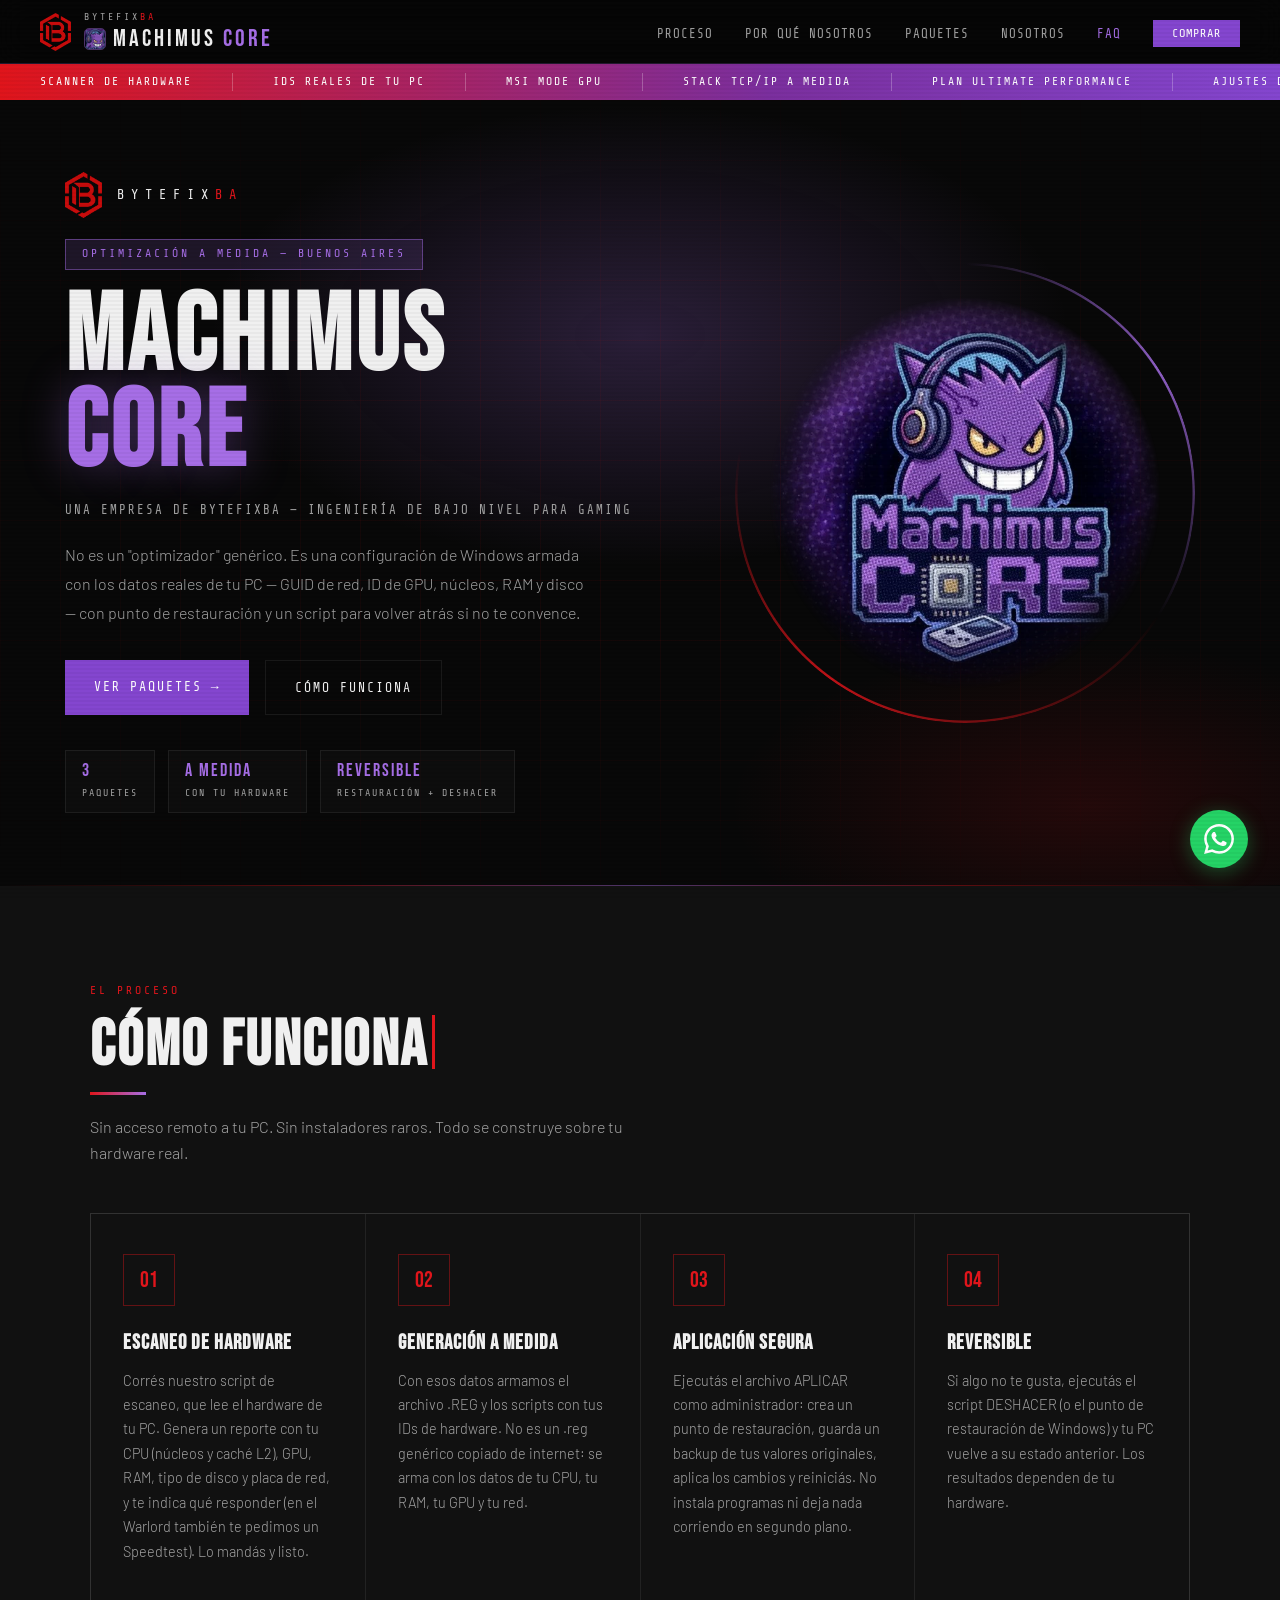
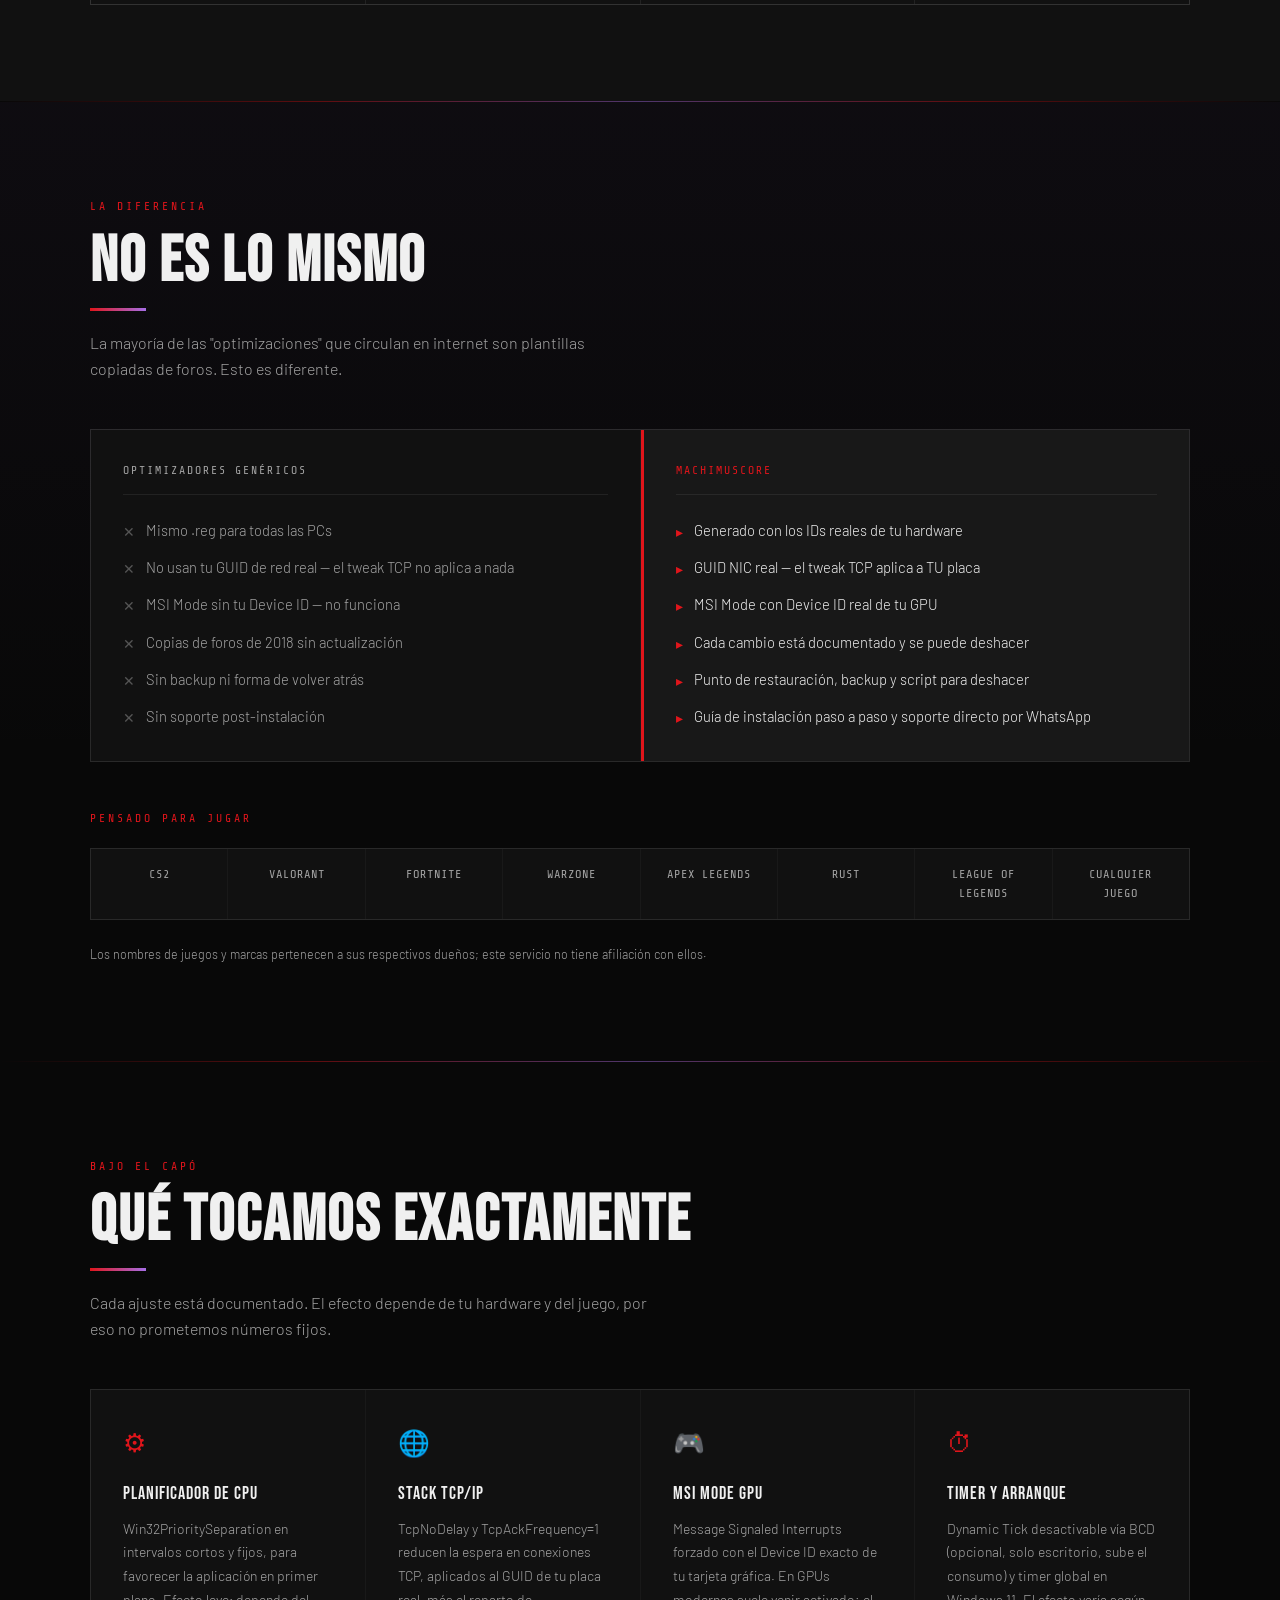
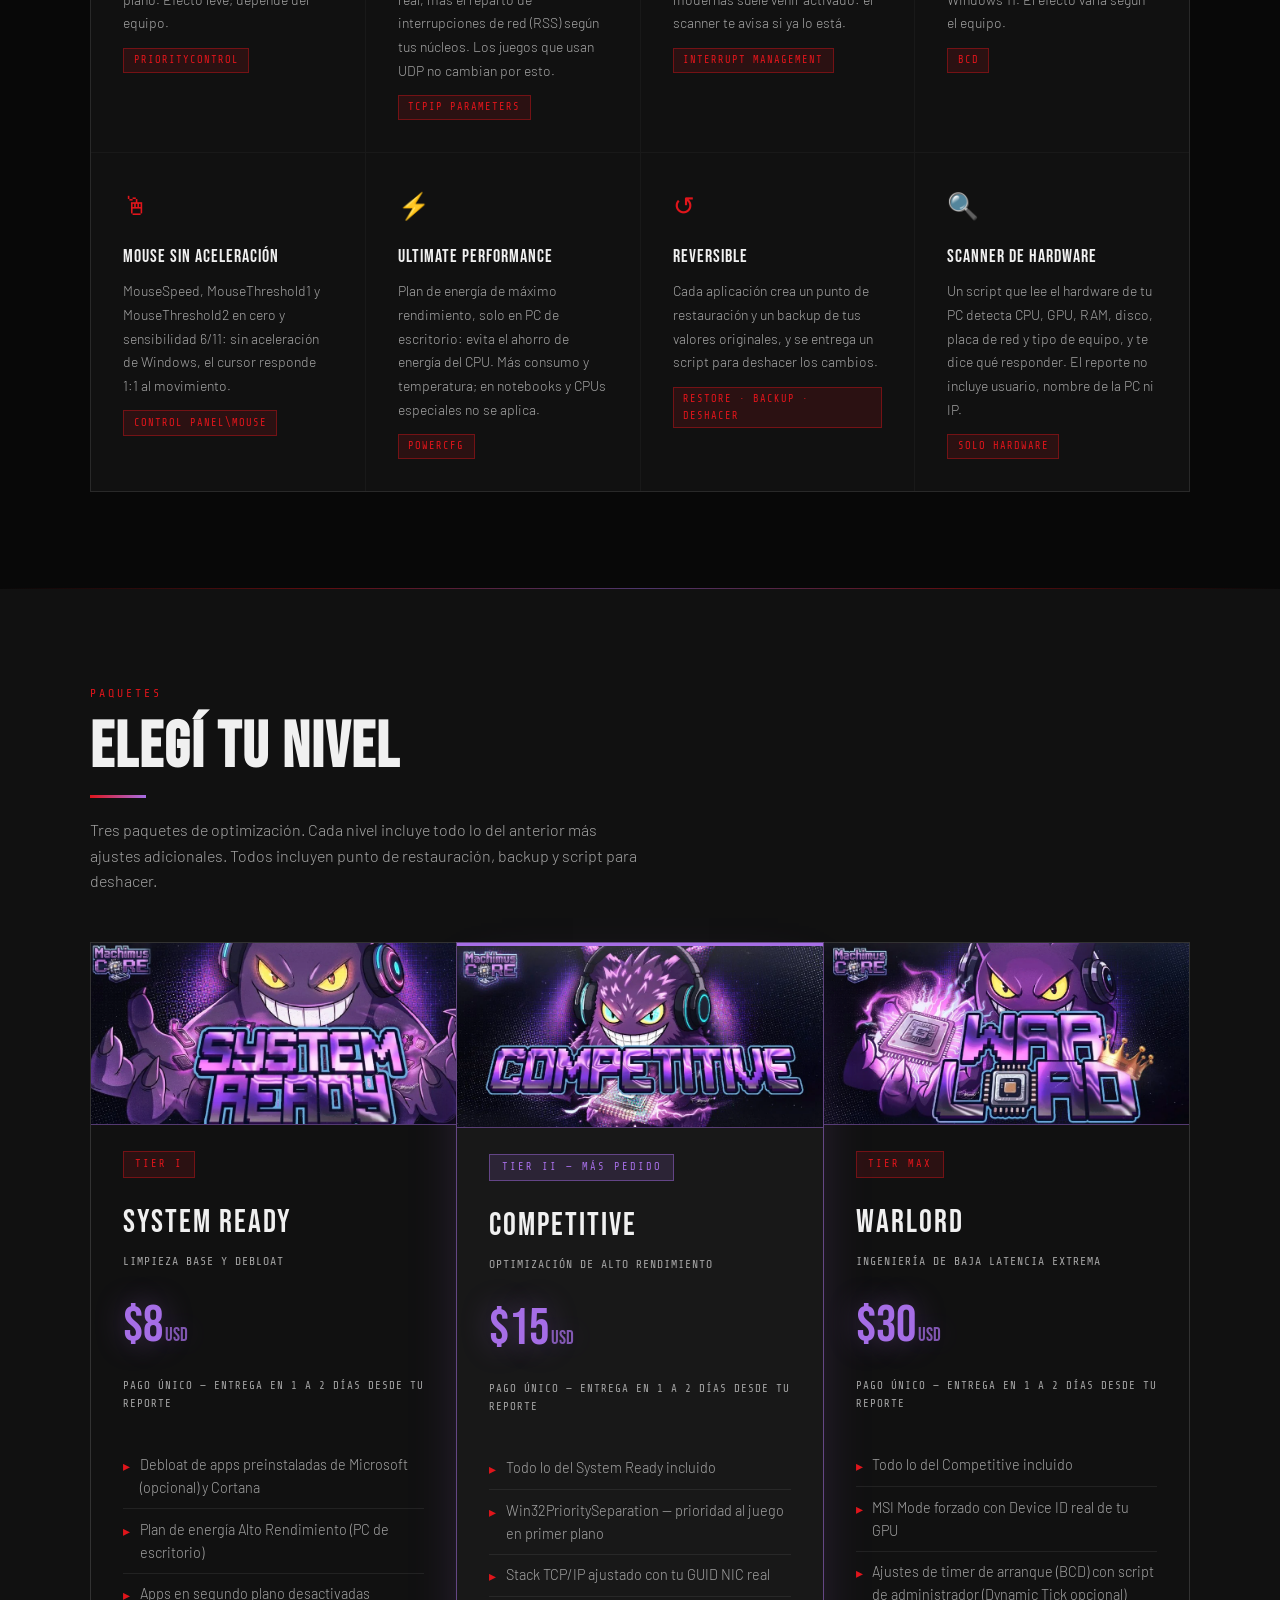
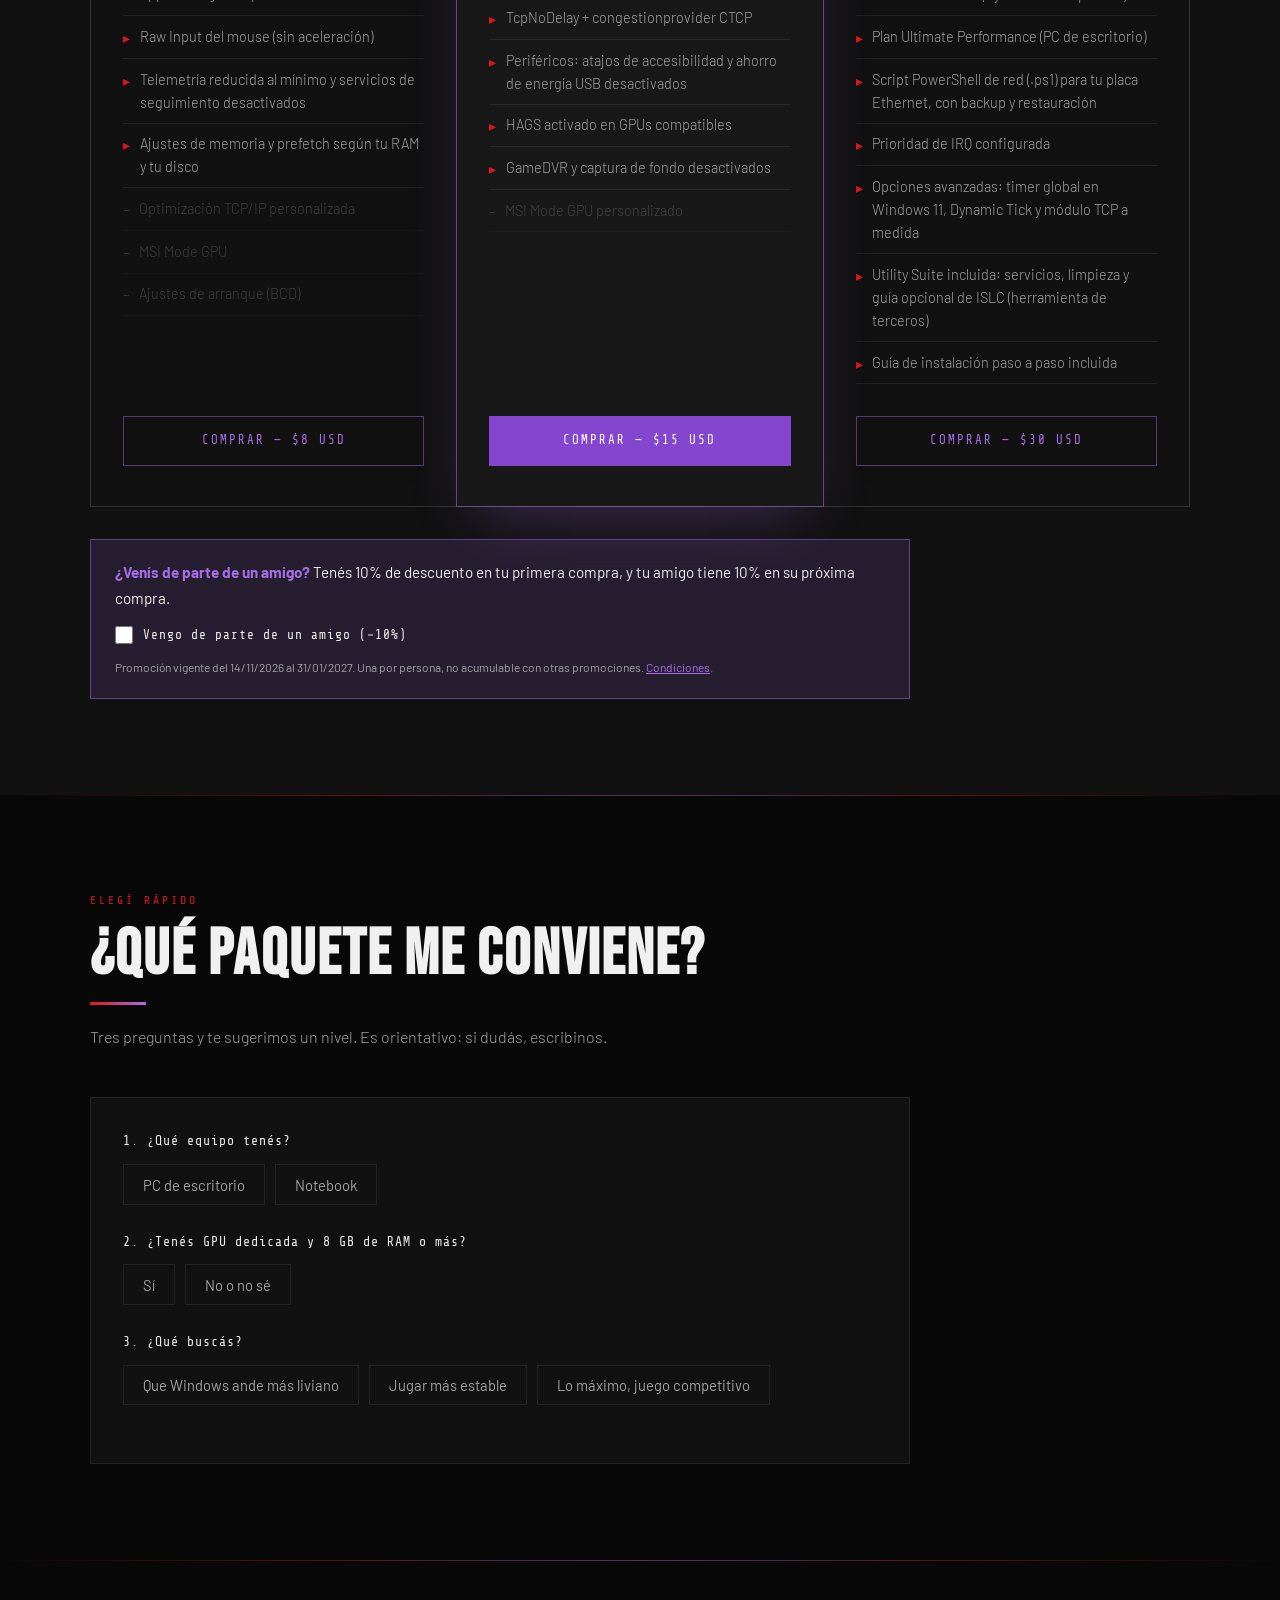
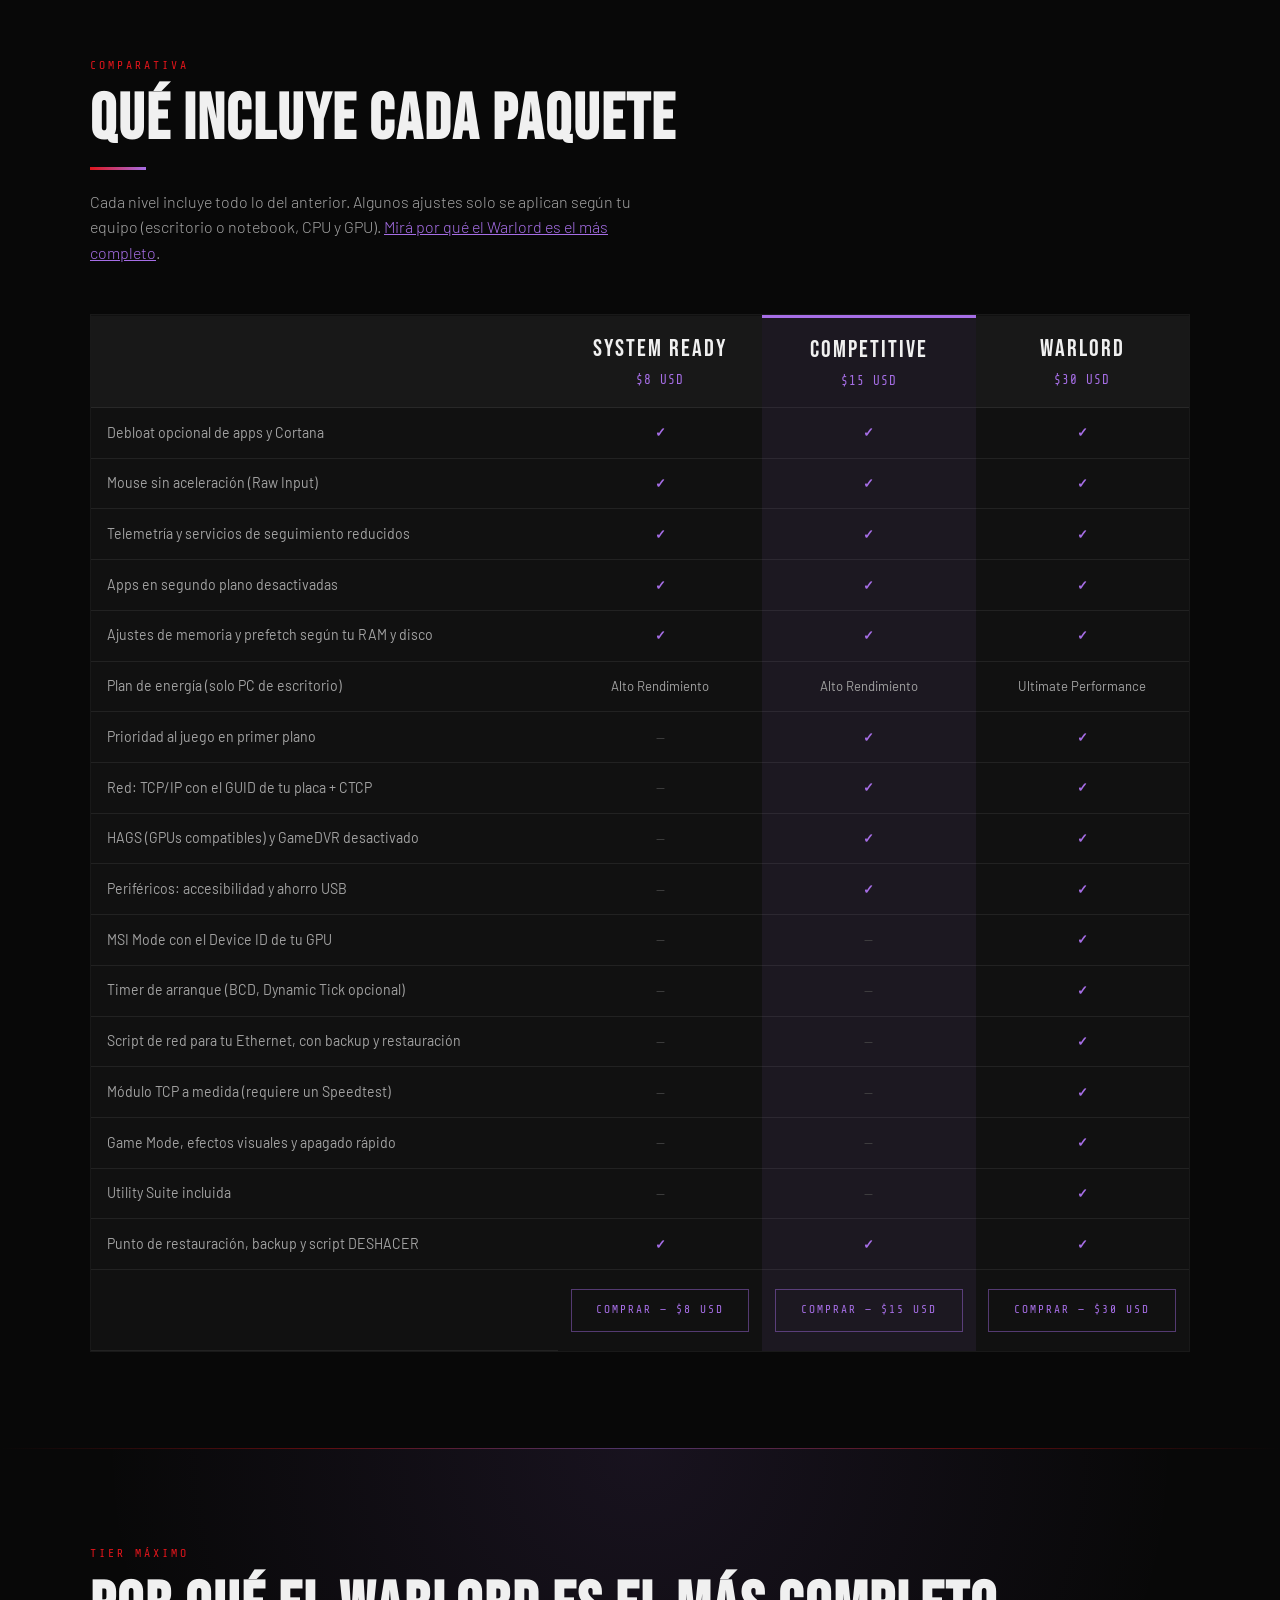
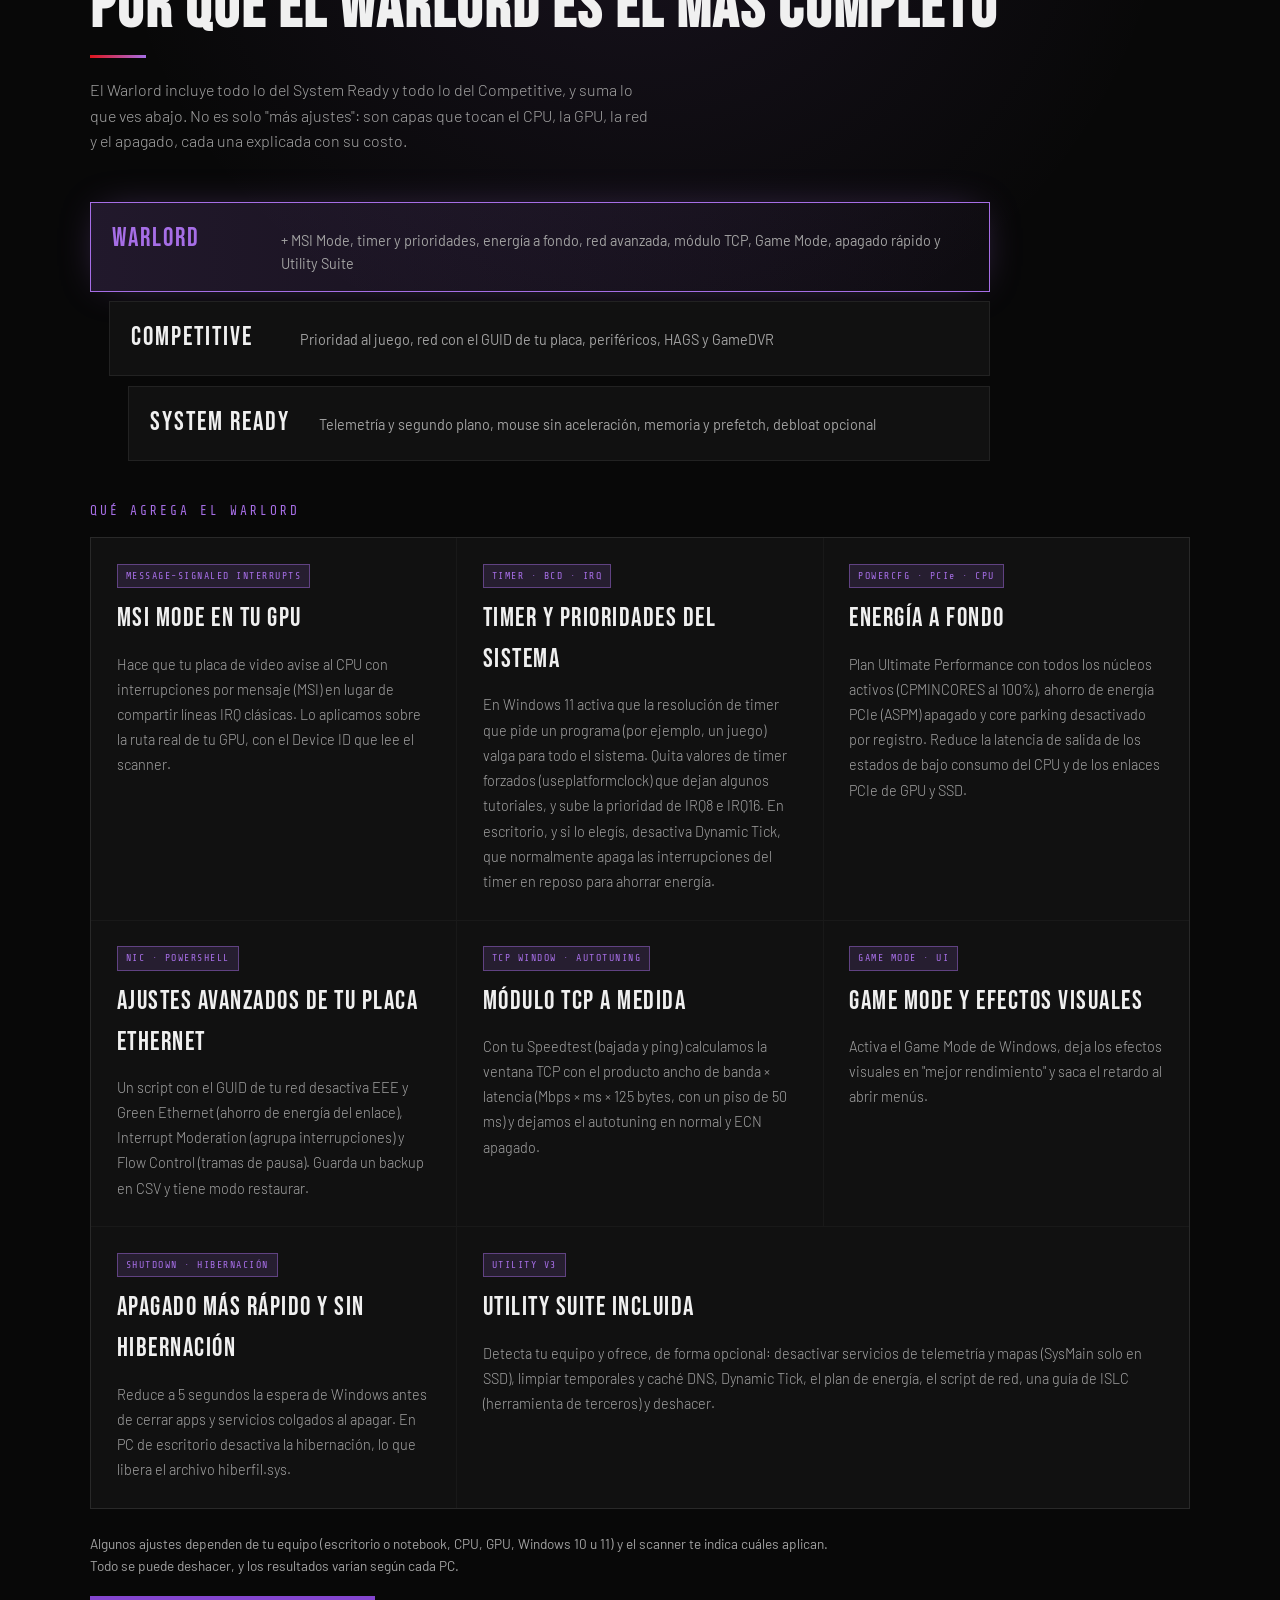
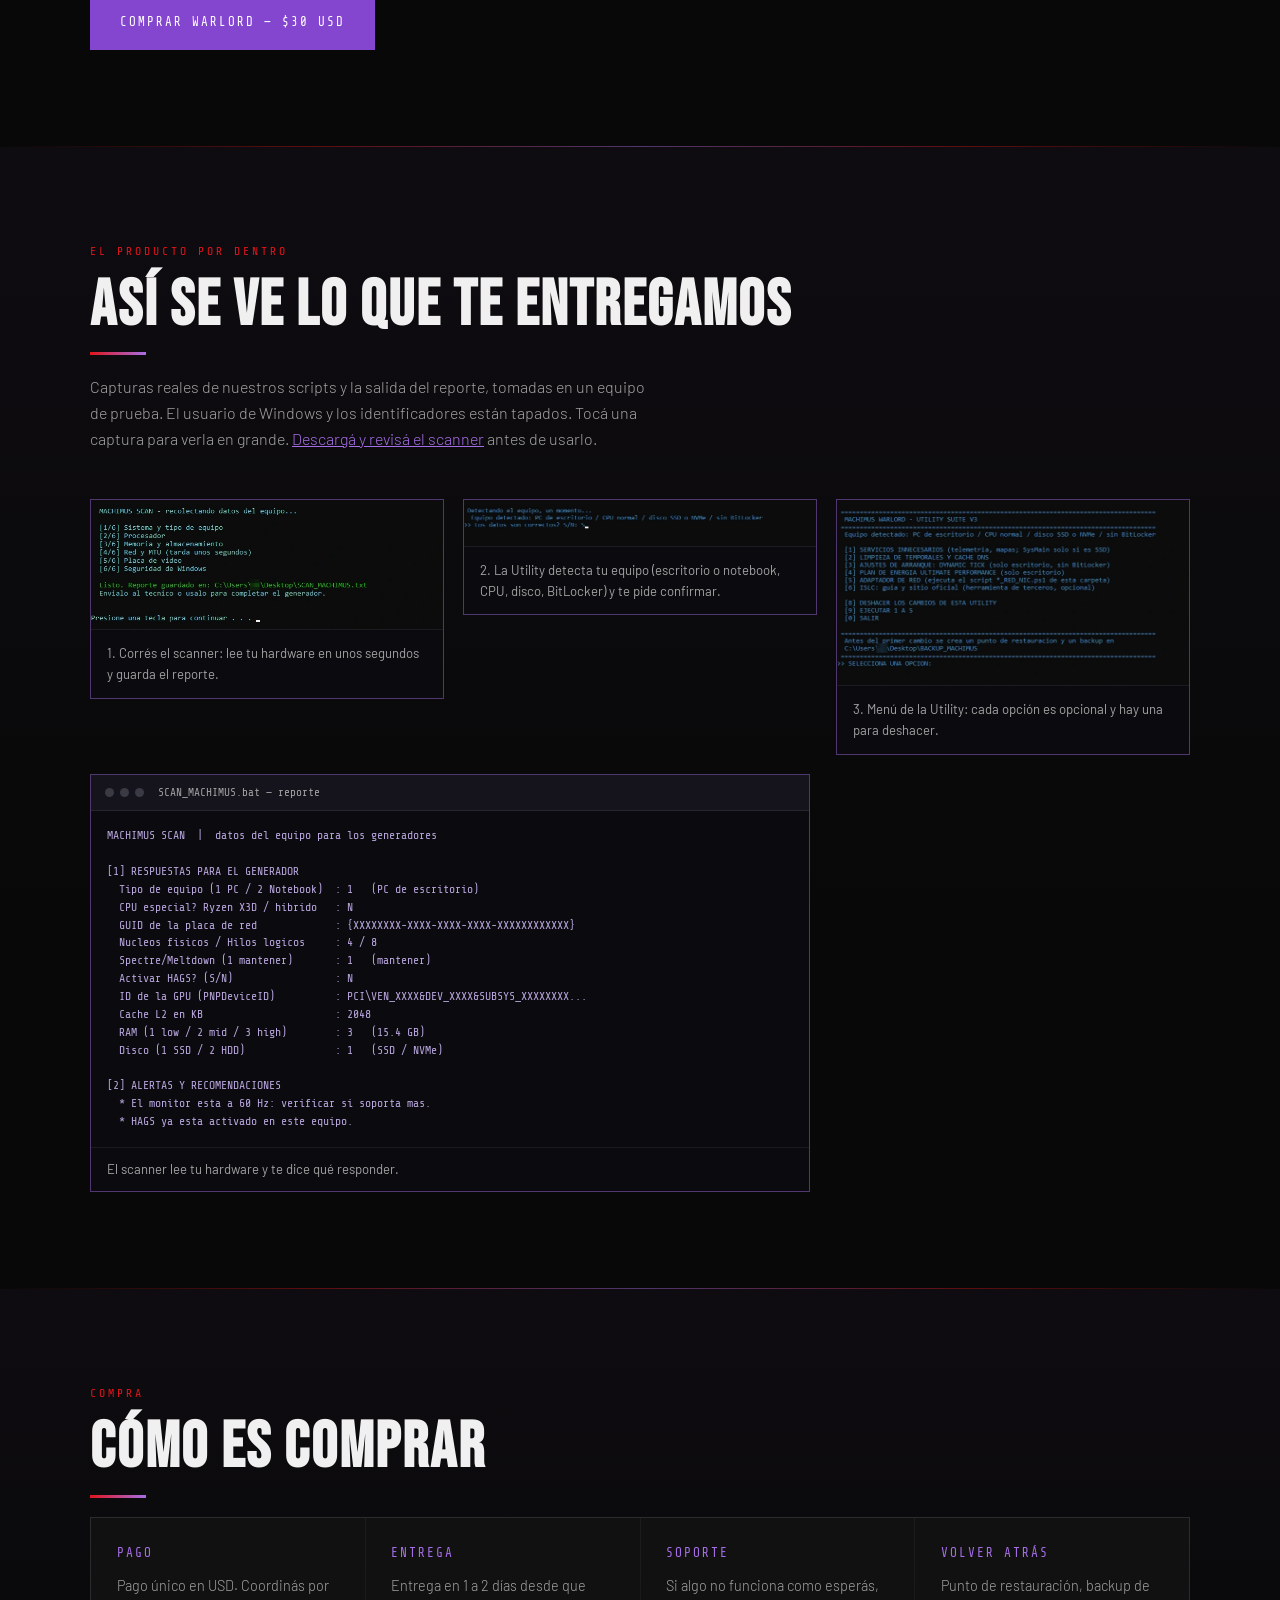
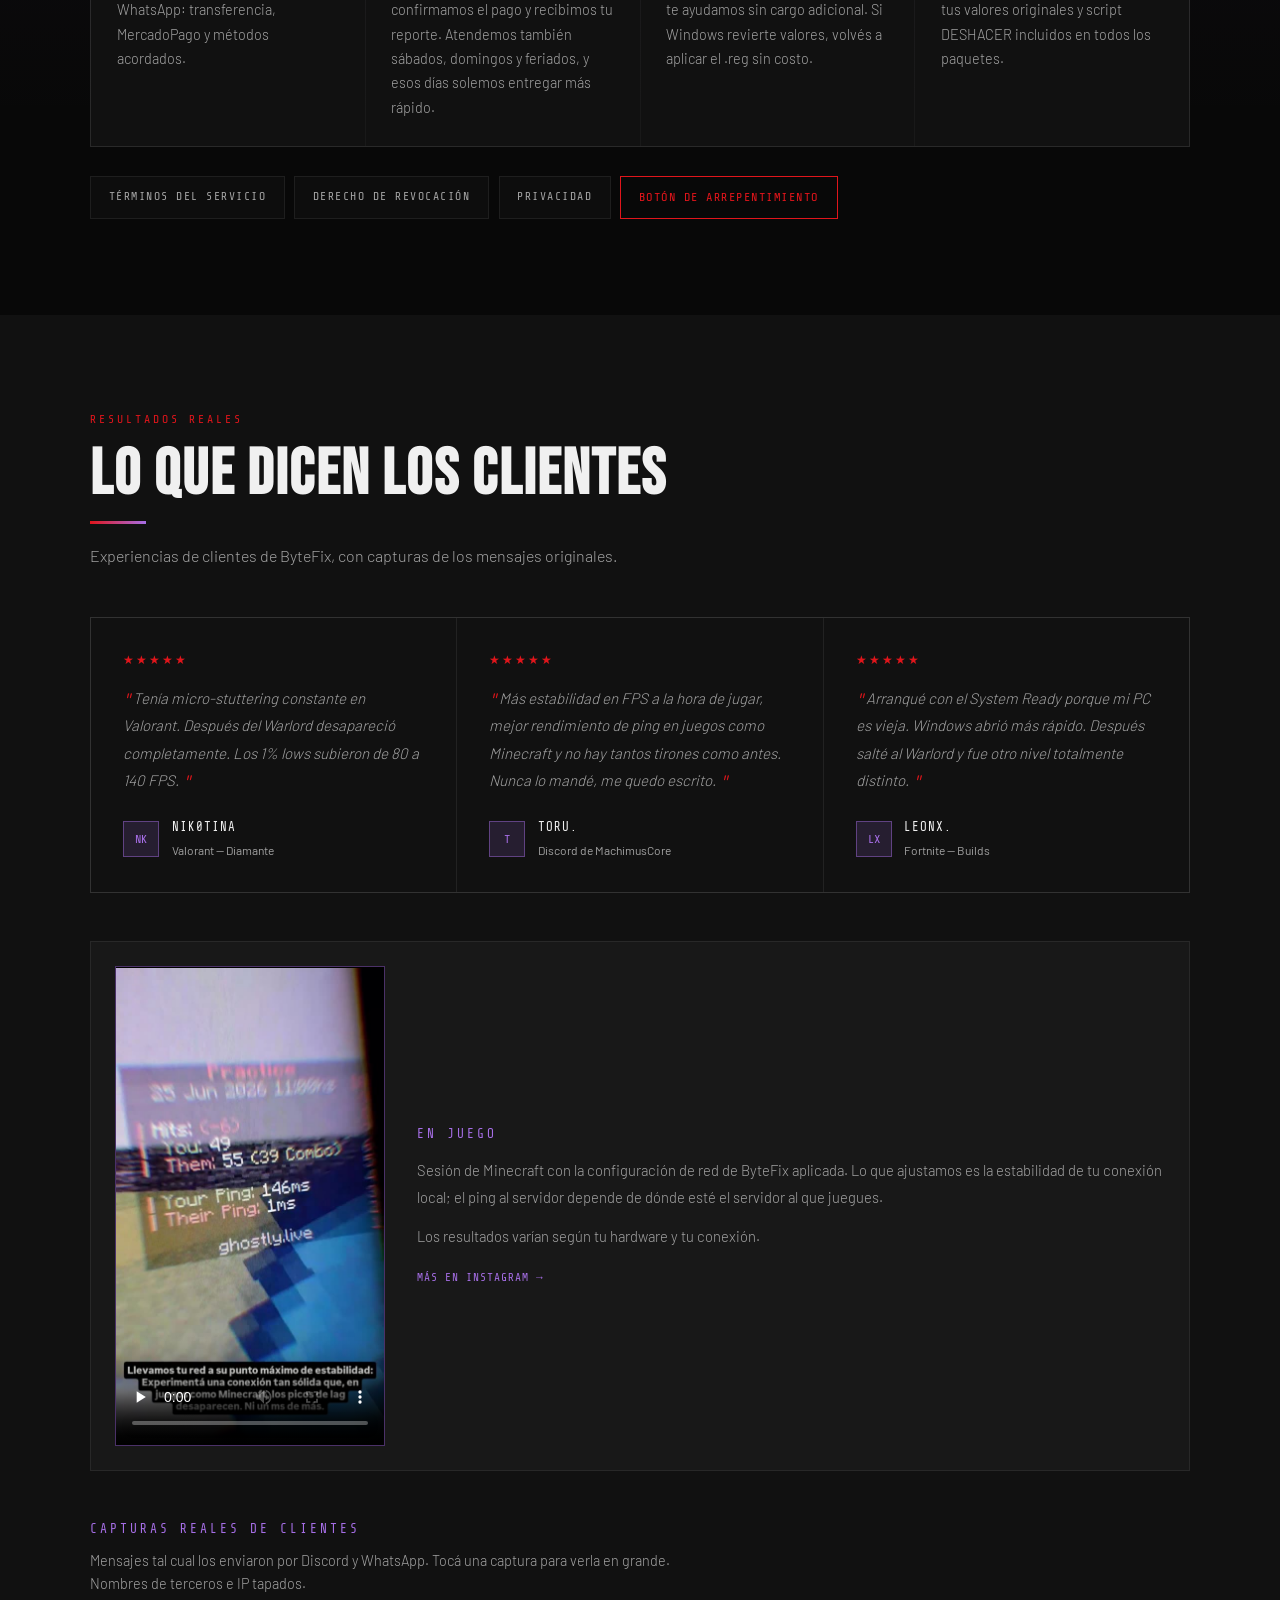
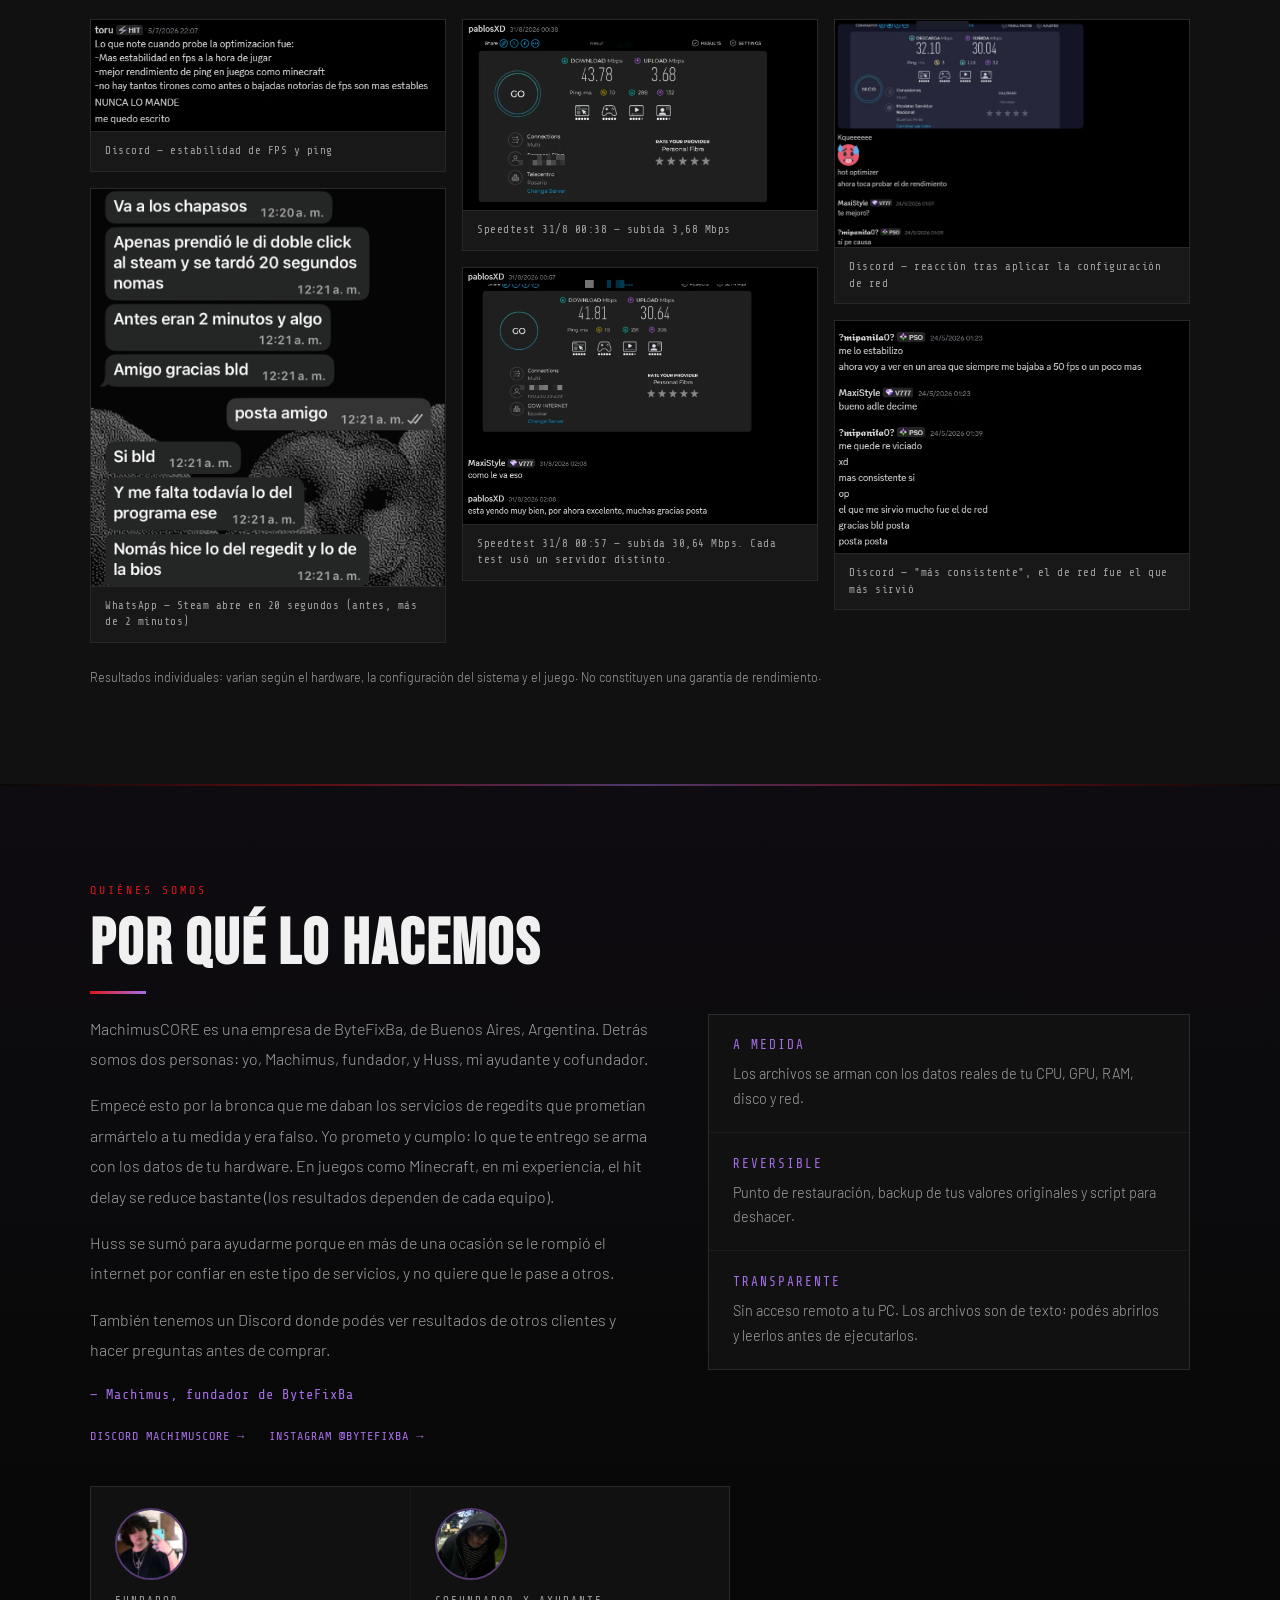
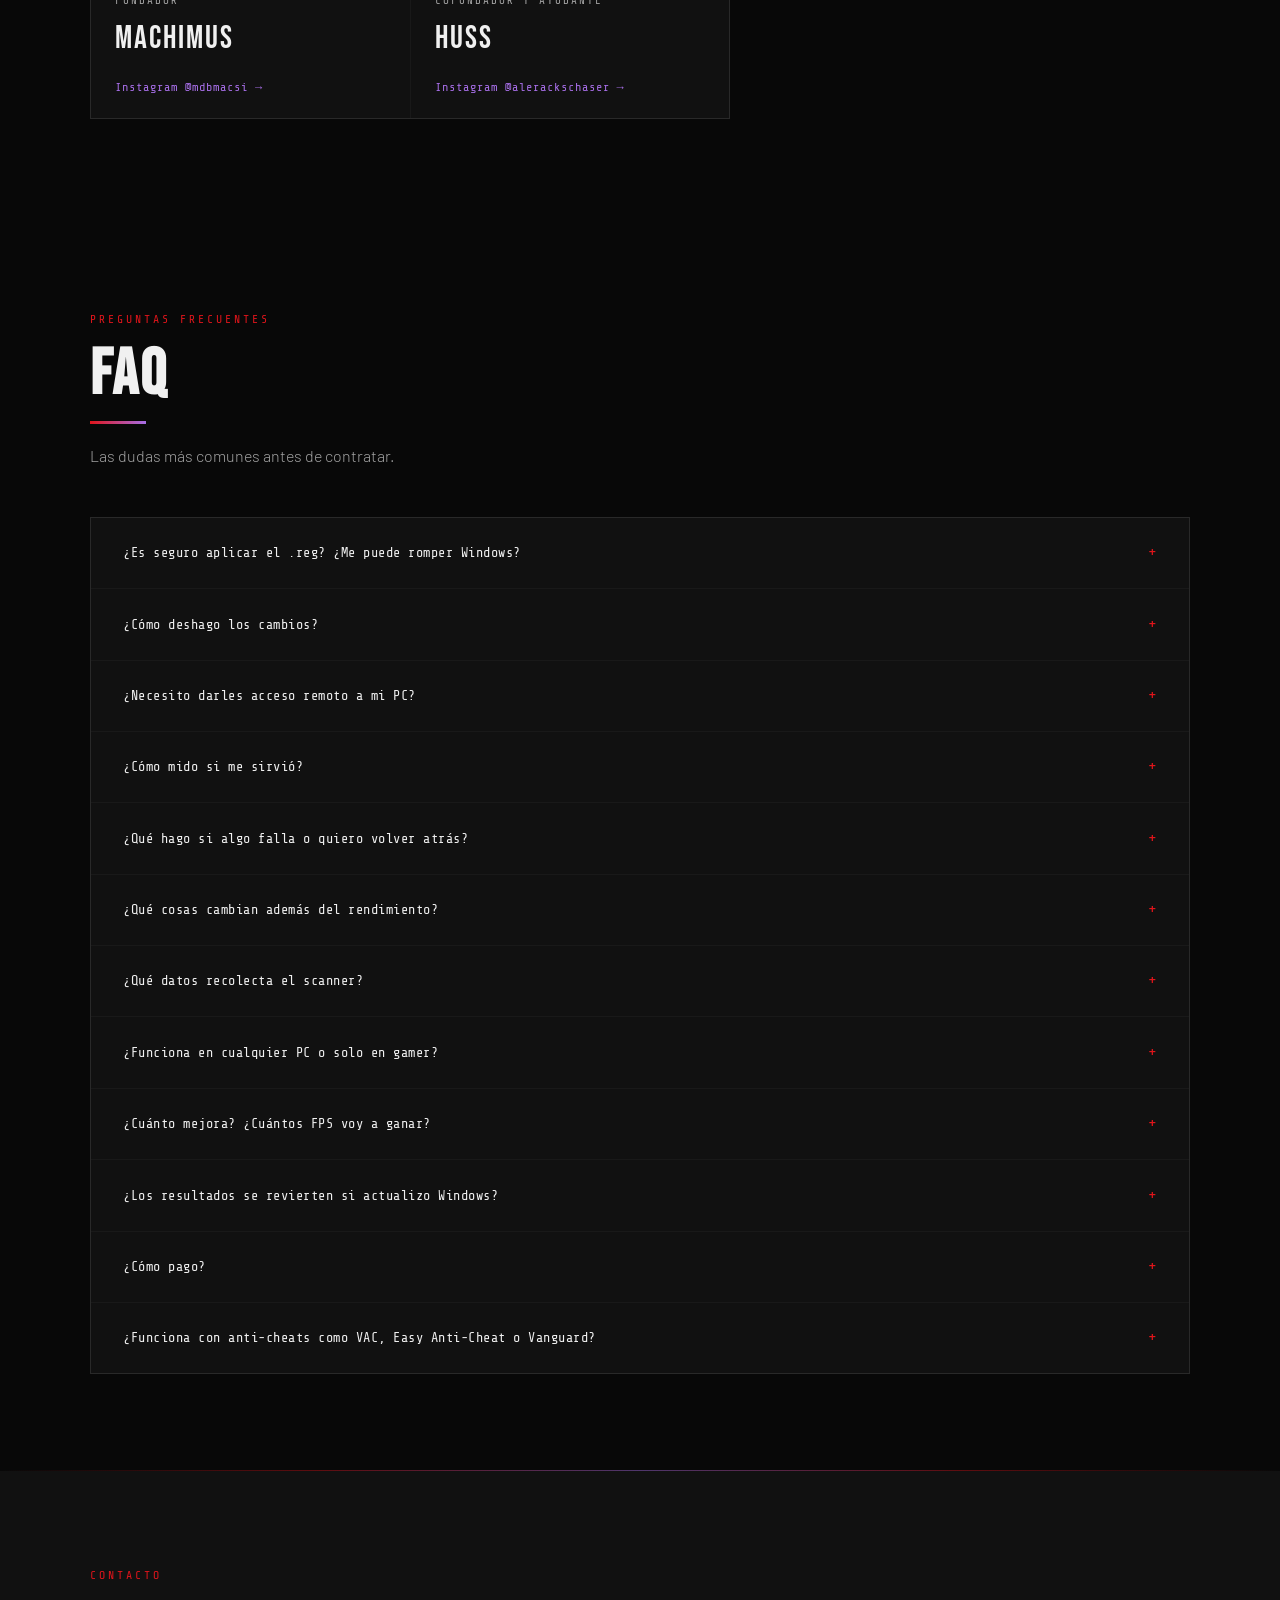
<file: index.html>
<!DOCTYPE html>
<html lang="es">
<head>
<meta charset="UTF-8">
<meta name="viewport" content="width=device-width, initial-scale=1.0">
<title>MachimusCORE, una empresa de ByteFixBa – Optimización de PC Gaming</title>
<meta name="description" content="Optimización de Windows para gaming a medida de tu PC. Paquetes System Ready, Competitive y Warlord desde USD 8, con punto de restauración, backup y deshacer. Buenos Aires, Argentina.">
<meta name="theme-color" content="#080808">
<meta property="og:type" content="website">
<meta property="og:title" content="MachimusCORE | ByteFix – Optimización de PC Gaming">
<meta property="og:description" content="Configuración de Windows a medida de tu hardware, con punto de restauración y script para deshacer. Buenos Aires, Argentina.">
<link rel="icon" type="image/png" href="assets/img/favicon.png">
<link rel="preload" href="assets/fonts/bebas-neue-latin-400-normal.woff2" as="font" type="font/woff2" crossorigin>
<link rel="preload" href="assets/fonts/barlow-latin-400-normal.woff2" as="font" type="font/woff2" crossorigin>
<link rel="stylesheet" href="assets/fonts/fonts.css">
<style>
  *, *::before, *::after { box-sizing: border-box; margin: 0; padding: 0; }
  :root {
    --red: #e0151b;
    --red-dark: #9a0d11;
    --red-dim: rgba(224,21,27,0.12);
    --red-glow: rgba(224,21,27,0.25);
    --black: #080808;
    --surface: #111111;
    --surface2: #181818;
    --surface3: #202020;
    --border: rgba(255,255,255,0.07);
    --border-red: rgba(224,21,27,0.4);
    --text: #f0f0f0;
    --text-muted: #888;
    --font-display: 'Bebas Neue', sans-serif;
    --font-mono: 'Share Tech Mono', monospace;
    --font-body: 'Barlow', sans-serif;
  }
  html { scroll-behavior: smooth; }
  body { background: var(--black); color: var(--text); font-family: var(--font-body); font-size: 16px; line-height: 1.6; overflow-x: hidden; }
  body::before { content: ''; position: fixed; inset: 0; background: repeating-linear-gradient(0deg, transparent, transparent 2px, rgba(0,0,0,0.03) 2px, rgba(0,0,0,0.03) 4px); pointer-events: none; z-index: 9999; }

  /* NAV */
  nav { position: fixed; top: 0; left: 0; right: 0; z-index: 100; display: flex; align-items: center; justify-content: space-between; padding: 0 2.5rem; height: 64px; background: rgba(8,8,8,0.92); border-bottom: 1px solid var(--border); backdrop-filter: blur(12px); }
  .nav-logo { font-family: var(--font-display); font-size: 1.6rem; letter-spacing: 2px; color: var(--text); text-decoration: none; }
  .nav-logo span { color: var(--red); }
  .nav-logo { display: inline-flex; align-items: center; }
  .nav-logo > img { width: 38px; height: 38px; border-radius: 8px; border: 1px solid var(--border-red); display: block; margin-right: 0.7rem; }
  .nav-by { display: inline-flex; align-items: center; gap: 0.45rem; padding-left: 0.7rem; margin-left: 0.9rem; border-left: 1px solid var(--border); font-family: var(--font-mono); font-size: 0.62rem; letter-spacing: 1px; color: var(--text-muted); text-transform: uppercase; }
  .nav-by img { height: 26px; margin: 0; width: auto; display: block; }
  @media(max-width:860px){ .nav-by { display: none; } }
  @media(max-width:760px){ nav { padding: 0 1rem; } .nav-logo { font-size: 1.3rem; } }
  .hero-logo { width: min(250px, 62vw); height: auto; display: block; margin: 0 auto 1.2rem; -webkit-mask-image: radial-gradient(circle at 50% 50%, #000 52%, transparent 71%); mask-image: radial-gradient(circle at 50% 50%, #000 52%, transparent 71%); position: relative; }
  .hero-by { display: inline-flex; align-items: center; gap: 0.6rem; }
  .hero-by img { height: 30px; width: auto; display: block; }
  .footer-brand { display: flex; align-items: center; gap: 1rem; margin-bottom: 0.4rem; }
  .footer-brand .fb-core { width: 56px; height: 56px; border-radius: 10px; border: 1px solid var(--border-red); display: block; }
  .footer-brand .fb-byte { height: 48px; width: auto; display: block; }
  .nav-links { display: flex; gap: 2rem; list-style: none; }
  .nav-links a { font-family: var(--font-mono); font-size: 0.78rem; color: var(--text-muted); text-decoration: none; letter-spacing: 1px; text-transform: uppercase; transition: color 0.2s; }
  .nav-links a:hover { color: var(--red); }
  .nav-cta { background: var(--red); color: #fff !important; padding: 0.4rem 1.2rem; font-family: var(--font-mono) !important; font-size: 0.75rem !important; letter-spacing: 1px; text-transform: uppercase; transition: background 0.2s !important; }
  .nav-cta:hover { background: var(--red-dark) !important; }

  /* TICKER */
  .ticker-wrap { background: var(--red); overflow: hidden; height: 36px; display: flex; align-items: center; margin-top: 64px; }
  .ticker-track { display: flex; gap: 0; white-space: nowrap; animation: ticker 28s linear infinite; }
  .ticker-item { font-family: var(--font-mono); font-size: 0.72rem; letter-spacing: 2px; color: #fff; text-transform: uppercase; padding: 0 2.5rem; border-right: 1px solid rgba(255,255,255,0.25); }
  @keyframes ticker { from { transform: translateX(0); } to { transform: translateX(-50%); } }

  /* HERO */
  #hero { min-height: calc(100vh - 100px); display: flex; flex-direction: column; align-items: center; justify-content: center; text-align: center; padding: 5rem 2rem 4rem; position: relative; overflow: hidden; }
  .hero-grid { position: absolute; inset: 0; background-image: linear-gradient(rgba(224,21,27,0.06) 1px, transparent 1px), linear-gradient(90deg, rgba(224,21,27,0.06) 1px, transparent 1px); background-size: 60px 60px; mask-image: radial-gradient(ellipse 80% 60% at 50% 50%, black 30%, transparent 100%); }
  .hero-badge { font-family: var(--font-mono); font-size: 0.72rem; letter-spacing: 3px; color: var(--red); text-transform: uppercase; border: 1px solid var(--border-red); padding: 0.35rem 1rem; margin-bottom: 1.8rem; background: var(--red-dim); display: inline-block; }
  .hero-title { font-family: var(--font-display); font-size: clamp(4rem, 10vw, 9rem); line-height: 0.9; letter-spacing: 4px; color: var(--text); margin-bottom: 0.4rem; }
  .hero-title span { color: var(--red); display: block; }
  .hero-sub { font-family: var(--font-mono); font-size: 0.85rem; color: var(--text-muted); letter-spacing: 2px; text-transform: uppercase; margin-top: 1.2rem; margin-bottom: 2.5rem; }
  .hero-desc { max-width: 540px; font-size: 1.05rem; color: var(--text-muted); font-weight: 300; line-height: 1.8; margin-bottom: 2.8rem; }
  .hero-btns { display: flex; gap: 1rem; justify-content: center; flex-wrap: wrap; }
  .btn-primary { background: var(--red); color: #fff; padding: 0.85rem 2.2rem; font-family: var(--font-mono); font-size: 0.82rem; letter-spacing: 2px; text-transform: uppercase; text-decoration: none; border: none; cursor: pointer; transition: background 0.2s, transform 0.15s; display: inline-block; }
  .btn-primary:hover { background: var(--red-dark); transform: translateY(-2px); }
  .btn-outline { background: transparent; color: var(--text); padding: 0.85rem 2.2rem; font-family: var(--font-mono); font-size: 0.82rem; letter-spacing: 2px; text-transform: uppercase; text-decoration: none; border: 1px solid var(--border); cursor: pointer; transition: border-color 0.2s, color 0.2s, transform 0.15s; display: inline-block; }
  .btn-outline:hover { border-color: var(--red); color: var(--red); transform: translateY(-2px); }
  .hero-stats { display: flex; gap: 3rem; margin-top: 4rem; justify-content: center; flex-wrap: wrap; }
  .stat { text-align: center; }
  .stat-num { font-family: var(--font-display); font-size: 2.8rem; color: var(--red); line-height: 1; }
  .stat-label { font-family: var(--font-mono); font-size: 0.68rem; color: var(--text-muted); letter-spacing: 2px; text-transform: uppercase; margin-top: 0.3rem; }

  /* SECTIONS */
  section { padding: 6rem 2rem; }
  .section-inner { max-width: 1100px; margin: 0 auto; }
  .section-label { font-family: var(--font-mono); font-size: 0.72rem; color: var(--red); letter-spacing: 3px; text-transform: uppercase; margin-bottom: 0.8rem; }
  .section-title { font-family: var(--font-display); font-size: clamp(2.2rem, 5vw, 3.5rem); letter-spacing: 2px; line-height: 1; margin-bottom: 1.2rem; }
  .section-desc { color: var(--text-muted); font-weight: 300; max-width: 560px; margin-bottom: 3rem; }
  .divider { width: 100%; height: 1px; background: linear-gradient(90deg, transparent, var(--border-red), transparent); }

  /* CURSOR BLINK */
  @keyframes blink { 0%, 100% { opacity: 1; } 50% { opacity: 0; } }
  .cursor { display: inline-block; width: 3px; height: 0.85em; background: var(--red); vertical-align: middle; margin-left: 4px; animation: blink 1s step-end infinite; }

  /* COMO FUNCIONA */
  #como-funciona { background: var(--surface); }
  .steps { display: grid; grid-template-columns: repeat(auto-fit, minmax(220px, 1fr)); gap: 1px; background: var(--border); border: 1px solid var(--border); }
  .step { background: var(--surface); padding: 2.5rem 2rem; }
  .step-num { font-family: var(--font-display); border: 1px solid var(--border-red); width: 52px; height: 52px; display: flex; align-items: center; justify-content: center; font-size: 1.4rem; color: var(--red); margin-bottom: 1.2rem; }
  .step h3 { font-family: var(--font-display); font-size: 1.3rem; letter-spacing: 1px; margin-bottom: 0.6rem; }
  .step p { font-size: 0.9rem; color: var(--text-muted); font-weight: 300; line-height: 1.7; }

  /* POR QUÉ NOSOTROS */
  #por-que { background: var(--black); }
  .vs-grid { display: grid; grid-template-columns: 1fr 1fr; gap: 1px; background: var(--border); border: 1px solid var(--border); margin-bottom: 3rem; }
  @media(max-width:640px){ .vs-grid { grid-template-columns: 1fr; } }
  .vs-col { padding: 2rem; }
  .vs-col.bad { background: var(--surface); }
  .vs-col.good { background: var(--surface2); border-left: 3px solid var(--red); }
  .vs-header { font-family: var(--font-mono); font-size: 0.72rem; letter-spacing: 2px; text-transform: uppercase; margin-bottom: 1.5rem; padding-bottom: 0.8rem; border-bottom: 1px solid var(--border); }
  .vs-col.bad .vs-header { color: var(--text-muted); }
  .vs-col.good .vs-header { color: var(--red); }
  .vs-list { list-style: none; display: flex; flex-direction: column; gap: 0.85rem; }
  .vs-list li { font-size: 0.92rem; font-weight: 300; display: flex; gap: 0.7rem; align-items: flex-start; }
  .vs-list li .icon { flex-shrink: 0; font-size: 0.85rem; margin-top: 2px; }
  .vs-col.bad .icon { color: #555; }
  .vs-col.good .icon { color: var(--red); }
  .vs-col.bad li { color: var(--text-muted); }
  .vs-col.good li { color: var(--text); }

  /* JUEGOS COMPATIBLES */
  .games-strip { display: flex; gap: 1px; background: var(--border); border: 1px solid var(--border); flex-wrap: wrap; }
  .game-tag { background: var(--surface); padding: 1rem 1.5rem; font-family: var(--font-mono); font-size: 0.75rem; letter-spacing: 1px; text-transform: uppercase; color: var(--text-muted); flex: 1; text-align: center; min-width: 120px; transition: background 0.2s, color 0.2s; }
  .game-tag:hover { background: var(--surface2); color: var(--red); }

  /* TIERS */
  #tiers { background: var(--surface); }
  .tiers-grid { display: grid; grid-template-columns: repeat(auto-fit, minmax(280px, 1fr)); gap: 1px; background: var(--border); border: 1px solid var(--border); }
  .tier { background: var(--surface); padding: 2.5rem 2rem; display: flex; flex-direction: column; transition: background 0.2s; position: relative; }
  .tier:hover { background: var(--surface2); }
  .tier-img { display: block; width: calc(100% + 4rem); height: auto; max-width: none; margin: -2.5rem -2rem 1.6rem; aspect-ratio: 2 / 1; object-fit: cover; border-bottom: 1px solid var(--border-red); }
  .tier.featured { background: var(--surface2); border-top: 3px solid var(--red); }
  .tier-badge { font-family: var(--font-mono); font-size: 0.65rem; letter-spacing: 2px; color: var(--red); text-transform: uppercase; background: var(--red-dim); border: 1px solid var(--border-red); padding: 0.25rem 0.7rem; display: inline-block; margin-bottom: 1.2rem; align-self: flex-start; }
  .tier-name { font-family: var(--font-display); font-size: 2rem; letter-spacing: 2px; margin-bottom: 0.3rem; }
  .tier-tagline { font-family: var(--font-mono); font-size: 0.72rem; color: var(--text-muted); letter-spacing: 1px; text-transform: uppercase; margin-bottom: 1.8rem; }
  .tier-price { font-family: var(--font-display); font-size: 3.2rem; color: var(--red); line-height: 1; margin-bottom: 0.3rem; }
  .tier-price-note { font-family: var(--font-mono); font-size: 0.68rem; color: var(--text-muted); letter-spacing: 1px; text-transform: uppercase; margin-bottom: 2rem; }
  .tier-features { list-style: none; flex: 1; margin-bottom: 2rem; }
  .tier-features li { font-size: 0.9rem; color: var(--text-muted); padding: 0.55rem 0; border-bottom: 1px solid var(--border); display: flex; align-items: flex-start; gap: 0.6rem; font-weight: 300; }
  .tier-features li::before { content: '▸'; color: var(--red); flex-shrink: 0; margin-top: 1px; }
  .tier-features li.inactive { opacity: 0.3; }
  .tier-features li.inactive::before { content: '–'; color: var(--text-muted); }
  .tier-btn { background: transparent; border: 1px solid var(--border-red); color: var(--red); padding: 0.85rem; font-family: var(--font-mono); font-size: 0.78rem; letter-spacing: 2px; text-transform: uppercase; text-decoration: none; text-align: center; cursor: pointer; transition: background 0.2s, color 0.2s; display: block; }
  .tier-btn:hover { background: var(--red); color: #fff; }
  .tier.featured .tier-btn { background: var(--red); color: #fff; }
  .tier.featured .tier-btn:hover { background: var(--red-dark); }

  /* SPEC TECNICA */
  #specs { background: var(--black); }
  .specs-grid { display: grid; grid-template-columns: repeat(auto-fit, minmax(240px, 1fr)); gap: 1px; background: var(--border); border: 1px solid var(--border); }
  .spec-card { background: var(--surface); padding: 2rem; }
  .spec-icon { font-size: 1.6rem; margin-bottom: 1rem; color: var(--red); }
  .spec-title { font-family: var(--font-display); font-size: 1.15rem; letter-spacing: 1px; margin-bottom: 0.5rem; }
  .spec-desc { font-size: 0.87rem; color: var(--text-muted); font-weight: 300; line-height: 1.7; }
  .spec-tag { display: inline-block; margin-top: 0.8rem; font-family: var(--font-mono); font-size: 0.65rem; letter-spacing: 1px; color: var(--red); background: var(--red-dim); border: 1px solid var(--border-red); padding: 0.2rem 0.6rem; text-transform: uppercase; }

  /* TESTIMONIOS */
  #testimonios { background: var(--surface); }
  .testimonios-grid { display: grid; grid-template-columns: repeat(auto-fit, minmax(280px, 1fr)); gap: 1px; background: var(--border); border: 1px solid var(--border); }
  .testimonio { background: var(--surface); padding: 2rem; }
  .testimonio-text { font-size: 0.95rem; color: var(--text-muted); font-weight: 300; line-height: 1.8; font-style: italic; margin-bottom: 1.5rem; }
  .testimonio-text::before { content: '"'; color: var(--red); font-size: 1.5rem; line-height: 0; vertical-align: -0.4rem; margin-right: 4px; }
  .testimonio-text::after { content: '"'; color: var(--red); font-size: 1.5rem; line-height: 0; vertical-align: -0.4rem; margin-left: 4px; }
  .testimonio-author { display: flex; align-items: center; gap: 0.8rem; }
  .author-avatar { width: 36px; height: 36px; background: var(--red-dim); border: 1px solid var(--border-red); display: flex; align-items: center; justify-content: center; font-family: var(--font-mono); font-size: 0.75rem; color: var(--red); flex-shrink: 0; }
  .author-name { font-family: var(--font-mono); font-size: 0.78rem; letter-spacing: 1px; color: var(--text); text-transform: uppercase; }
  .author-game { font-size: 0.75rem; color: var(--text-muted); margin-top: 0.15rem; }
  .proof-video { display: flex; gap: 2rem; align-items: center; margin: 3rem 0 0; padding: 1.5rem; background: var(--surface2); border: 1px solid var(--border); flex-wrap: wrap; }
  .proof-video video { width: min(270px, 100%); height: auto; aspect-ratio: 9 / 16; background: #000; display: block; border: 1px solid var(--border-red); }
  .proof-video-text { flex: 1; min-width: 240px; }
  .proof-video-text h3 { font-family: var(--font-mono); font-size: 0.8rem; letter-spacing: 3px; text-transform: uppercase; color: var(--red); font-weight: 400; margin-bottom: 0.8rem; }
  .proof-video-text p { font-size: 0.92rem; color: var(--text-muted); font-weight: 300; line-height: 1.8; margin-bottom: 0.8rem; }
  .proof-video-text a { font-family: var(--font-mono); font-size: 0.7rem; letter-spacing: 1px; color: var(--red); text-decoration: none; text-transform: uppercase; }
  .proof-video-text a:hover { text-decoration: underline; }
  .proof-title { font-family: var(--font-mono); font-size: 0.8rem; letter-spacing: 3px; text-transform: uppercase; color: var(--red); margin: 3rem 0 0.6rem; font-weight: 400; }
  .proof-desc { font-size: 0.9rem; color: var(--text-muted); font-weight: 300; margin-bottom: 1.5rem; max-width: 640px; }
  .proof-grid { columns: 3 260px; column-gap: 1rem; }
  .proof { break-inside: avoid; margin: 0 0 1rem; background: var(--surface2); border: 1px solid var(--border); }
  .proof-btn { display: block; width: 100%; padding: 0; border: 0; background: none; cursor: zoom-in; }
  .proof img { display: block; width: 100%; height: auto; }
  .proof figcaption { padding: 0.7rem 0.9rem; font-family: var(--font-mono); font-size: 0.68rem; letter-spacing: 0.5px; color: var(--text-muted); line-height: 1.5; border-top: 1px solid var(--border); }
  .lightbox { position: fixed; inset: 0; z-index: 300; background: rgba(0,0,0,0.92); display: none; align-items: center; justify-content: center; padding: 1.5rem; cursor: zoom-out; }
  .lightbox.open { display: flex; }
  .lightbox img { max-width: 100%; max-height: 100%; object-fit: contain; }
  .stars { color: var(--red); font-size: 0.75rem; letter-spacing: 2px; margin-bottom: 1rem; }

  /* FAQ */
  #faq { background: var(--black); }
  .faq-list { display: flex; flex-direction: column; gap: 1px; background: var(--border); border: 1px solid var(--border); }
  .faq-item { background: var(--surface); overflow: hidden; }
  .faq-q { padding: 1.4rem 2rem; font-family: var(--font-mono); font-size: 0.85rem; letter-spacing: 0.5px; color: var(--text); cursor: pointer; display: flex; justify-content: space-between; align-items: center; gap: 1rem; transition: background 0.2s; user-select: none; }
  .faq-q:hover { background: var(--surface2); }
  .faq-arrow { color: var(--red); font-size: 1rem; transition: transform 0.3s; flex-shrink: 0; }
  .faq-item.open .faq-arrow { transform: rotate(45deg); }
  .faq-a { max-height: 0; overflow: hidden; transition: max-height 0.35s ease, padding 0.3s; font-size: 0.9rem; color: var(--text-muted); font-weight: 300; line-height: 1.8; padding: 0 2rem; }
  .faq-item.open .faq-a { max-height: 700px; padding: 0 2rem 1.4rem; }

  /* CONTACTO */
  #contacto { background: var(--surface); }
  .contact-grid { display: grid; grid-template-columns: 1fr 1fr 1fr; gap: 1px; background: var(--border); border: 1px solid var(--border); }
  @media(max-width:860px){ .contact-grid { grid-template-columns: 1fr 1fr; } }
  @media(max-width:680px){ .contact-grid { grid-template-columns: 1fr; } }
  .contact-card { background: var(--surface); padding: 2.5rem 2rem; display: flex; flex-direction: column; align-items: flex-start; gap: 1rem; text-decoration: none; transition: background 0.2s; }
  .contact-card:hover { background: var(--surface2); }
  .contact-icon { width: 52px; height: 52px; background: var(--red-dim); border: 1px solid var(--border-red); display: flex; align-items: center; justify-content: center; }
  .contact-icon svg { width: 24px; height: 24px; fill: var(--red); }
  .contact-label { font-family: var(--font-mono); font-size: 0.68rem; letter-spacing: 2px; color: var(--text-muted); text-transform: uppercase; }
  .contact-value { font-family: var(--font-display); font-size: 1.6rem; letter-spacing: 1px; color: var(--text); }
  .contact-action { font-family: var(--font-mono); font-size: 0.72rem; color: var(--red); letter-spacing: 1px; text-transform: uppercase; margin-top: auto; }

  /* GARANTIA BANNER */
  .garantia-banner { background: var(--red-dim); border: 1px solid var(--border-red); padding: 1.8rem 2rem; display: flex; align-items: center; gap: 1.5rem; margin-bottom: 3rem; flex-wrap: wrap; }
  .garantia-icon { font-size: 2rem; flex-shrink: 0; }
  .garantia-title { font-family: var(--font-display); font-size: 1.3rem; letter-spacing: 1px; color: var(--text); margin-bottom: 0.2rem; }
  .garantia-desc { font-size: 0.88rem; color: var(--text-muted); font-weight: 300; }

  /* FOOTER */
  footer { background: var(--surface); border-top: 1px solid var(--border); padding: 3rem 2.5rem 2rem; }
  .footer-inner { max-width: 1100px; margin: 0 auto; display: grid; grid-template-columns: 1fr 1fr 1fr; gap: 2rem; margin-bottom: 2rem; }
  @media(max-width:680px){ .footer-inner { grid-template-columns: 1fr; } }
  .footer-logo { font-family: var(--font-display); font-size: 1.8rem; letter-spacing: 3px; margin-bottom: 0.5rem; }
  .footer-logo span { color: var(--red); }
  .footer-tagline { font-size: 0.85rem; color: var(--text-muted); font-weight: 300; line-height: 1.7; }
  .footer-col-title { font-family: var(--font-mono); font-size: 0.68rem; letter-spacing: 2px; color: var(--red); text-transform: uppercase; margin-bottom: 1rem; }
  .footer-links { list-style: none; display: flex; flex-direction: column; gap: 0.5rem; }
  .footer-links a { font-size: 0.87rem; color: var(--text-muted); text-decoration: none; font-weight: 300; transition: color 0.2s; }
  .footer-links a:hover { color: var(--red); }
  .footer-bottom { max-width: 1100px; margin: 0 auto; padding-top: 1.5rem; border-top: 1px solid var(--border); display: flex; justify-content: space-between; align-items: center; flex-wrap: wrap; gap: 0.5rem; }
  .footer-credit { max-width: 1100px; margin: 0 auto 1.5rem; padding: 1rem 0; border-top: 1px solid var(--border); display: flex; align-items: center; gap: 1rem; flex-wrap: wrap; }
  .footer-credit img { width: 48px; height: 48px; border-radius: 50%; border: 1px solid var(--border-red); display: block; }
  .footer-credit-text { font-size: 0.85rem; color: var(--text-muted); font-weight: 300; line-height: 1.5; }
  .footer-credit-text strong { color: var(--text); font-weight: 600; }
  .footer-credit-links { display: flex; gap: 1rem; margin-top: 0.15rem; }
  .footer-credit-links a { font-family: var(--font-mono); font-size: 0.68rem; letter-spacing: 1px; color: var(--red); text-decoration: none; text-transform: uppercase; }
  .footer-credit-links a:hover { text-decoration: underline; }
  .footer-copy { font-family: var(--font-mono); font-size: 0.68rem; color: var(--text-muted); letter-spacing: 1px; }

  /* FLOATING WA BUTTON */
  .wa-float { position: fixed; bottom: 2rem; right: 2rem; z-index: 999; width: 58px; height: 58px; background: #25D366; border-radius: 50%; display: flex; align-items: center; justify-content: center; box-shadow: 0 4px 20px rgba(37,211,102,0.35); transition: transform 0.2s, box-shadow 0.2s; text-decoration: none; }
  .wa-float:hover { transform: scale(1.08); box-shadow: 0 6px 28px rgba(37,211,102,0.5); }
  .wa-float svg { width: 30px; height: 30px; fill: #fff; }
  @keyframes wa-pulse { 0%, 100% { box-shadow: 0 4px 20px rgba(37,211,102,0.35); } 50% { box-shadow: 0 4px 30px rgba(37,211,102,0.7); } }
  .wa-float { animation: wa-pulse 2.5s ease-in-out infinite; }

  /* ANIMATIONS */
  @keyframes fadeUp { from { opacity: 0; transform: translateY(24px); } to { opacity: 1; transform: translateY(0); } }
  .fade-up { opacity: 0; animation: fadeUp 0.6s ease forwards; }
  .fade-up:nth-child(1) { animation-delay: 0.1s; }
  .fade-up:nth-child(2) { animation-delay: 0.2s; }
  .fade-up:nth-child(3) { animation-delay: 0.3s; }

  /* AVISOS */
  .disclaimer { font-size: 0.78rem; color: var(--text-muted); font-weight: 300; margin-top: 1.5rem; line-height: 1.7; max-width: 760px; }
  .footer-legal { max-width: 1100px; margin: 0 auto; padding: 1.2rem 0 0; font-size: 0.72rem; color: var(--text-muted); font-weight: 300; line-height: 1.7; }

  /* RESPONSIVE */
  @media(max-width:768px){ nav { padding: 0 1.2rem; } .nav-links { gap: 0; } .nav-links li:not(:last-child) { display: none; } .hero-stats { gap: 1.5rem; } section { padding: 4rem 1.2rem; } }

  /* ===== MARCA (ByteFix arriba, MachimusCORE abajo) + MEJORAS VISUALES ===== */
  :root { --violet: #a66ee6; --violet-btn: #8446cf; --violet-btn-hover: #6f35b5; --violet-dim: rgba(166,110,230,0.14); --violet-glow: rgba(166,110,230,0.38); --border-violet: rgba(166,110,230,0.45); }
  ::selection { background: var(--violet-btn); color: #fff; }
  html { scrollbar-color: #3b2a58 var(--black); }
  a:focus-visible, button:focus-visible { outline: 2px solid var(--violet); outline-offset: 3px; }

  .brand-lockup { display: flex; align-items: center; gap: 0.8rem; text-decoration: none; color: var(--text); }
  .bl-hex { height: 38px; width: auto; display: block; }
  .bl-text { display: flex; flex-direction: column; gap: 0.3rem; line-height: 1; }
  .bl-top { font-family: var(--font-mono); font-size: 0.62rem; letter-spacing: 3px; color: var(--text-muted); text-transform: uppercase; }
  .bl-top em { font-style: normal; color: var(--red); }
  .bl-bottom { display: flex; align-items: center; gap: 0.45rem; font-family: var(--font-display); font-size: 1.5rem; letter-spacing: 3px; line-height: 1; }
  .bl-bottom b { font-weight: 400; color: var(--violet); }
  .bl-core { width: 22px; height: 22px; border-radius: 5px; border: 1px solid var(--border-violet); display: block; }
  @media(max-width:520px){ .brand-lockup { gap: 0.55rem; } .bl-hex { height: 32px; } .bl-bottom { font-size: 1.15rem; letter-spacing: 2px; } .bl-core { display: none; } .bl-top { font-size: 0.55rem; letter-spacing: 2px; } }

  .ticker-wrap { background: linear-gradient(90deg, var(--red), #7b2f9e 60%, var(--violet-btn)); }

  #hero::before { content: ''; position: absolute; inset: 0; background: radial-gradient(ellipse 48% 42% at 50% 30%, rgba(166,110,230,0.22), transparent 70%), radial-gradient(ellipse 40% 30% at 85% 90%, rgba(224,21,27,0.13), transparent 70%); pointer-events: none; }
  .hero-parent { display: inline-flex; align-items: center; gap: 0.9rem; margin-bottom: 0.4rem; position: relative; }
  .hero-parent img { height: 46px; width: auto; display: block; }
  .hero-parent span { font-family: var(--font-mono); font-size: 0.85rem; letter-spacing: 7px; color: var(--text); text-transform: uppercase; }
  .hero-parent em { font-style: normal; color: var(--red); }
  .hero-logo { width: min(210px, 56vw); animation: floaty 7s ease-in-out infinite; margin-bottom: 0.6rem; }
  @keyframes floaty { 0%,100% { transform: translateY(0); } 50% { transform: translateY(-9px); } }
  .hero-title span { color: var(--violet); text-shadow: 0 0 45px var(--violet-glow); }
  .hero-badge { color: var(--violet); border-color: var(--border-violet); background: var(--violet-dim); }

  .btn-primary, .nav-cta { background: var(--violet-btn); color: #fff !important; box-shadow: 0 0 0 0 var(--violet-glow); transition: background 0.2s, transform 0.15s, box-shadow 0.25s; }
  .btn-primary:hover, .nav-cta:hover { background: var(--violet-btn-hover) !important; box-shadow: 0 8px 30px -6px var(--violet-glow); }
  .btn-outline:hover { border-color: var(--violet); color: var(--violet); }

  .divider { background: linear-gradient(90deg, transparent, var(--border-red), var(--border-violet), var(--border-red), transparent); }
  .section-title::after { content: ''; display: block; width: 56px; height: 3px; margin-top: 0.9rem; background: linear-gradient(90deg, var(--red), var(--violet)); }

  .tier-price { color: var(--violet); text-shadow: 0 0 30px var(--violet-glow); }
  .tier-price span { color: var(--violet); opacity: 0.75; margin-left: 2px; }
  .tier-btn { border-color: var(--border-violet); color: var(--violet); transition: background 0.2s, color 0.2s, box-shadow 0.25s; }
  .tier-btn:hover, .tier.featured .tier-btn { background: var(--violet-btn); color: #fff; border-color: var(--violet-btn); }
  .tier.featured .tier-btn:hover { background: var(--violet-btn-hover); box-shadow: 0 8px 30px -6px var(--violet-glow); }
  .tier-btn:hover { box-shadow: 0 8px 30px -6px var(--violet-glow); }
  .tier.featured { border-top-color: var(--violet); box-shadow: 0 0 0 1px var(--border-violet), 0 24px 60px -24px var(--violet-glow); z-index: 1; }
  .tier.featured .tier-badge { color: var(--violet); border-color: var(--border-violet); background: var(--violet-dim); }
  .tier:hover { box-shadow: inset 0 0 0 1px var(--border-violet); }
  .tier.featured:hover { box-shadow: 0 0 0 1px var(--border-violet), 0 24px 60px -24px var(--violet-glow); }
  .tier-img { border-bottom-color: var(--border-violet); }

  .spec-card, .step, .contact-card, .testimonio { transition: background 0.25s, box-shadow 0.25s; }
  .spec-card:hover, .step:hover, .testimonio:hover { background: var(--surface2); box-shadow: inset 0 2px 0 var(--violet); }
  .contact-card:hover { box-shadow: inset 0 -2px 0 var(--violet); }
  .game-tag:hover { border-color: var(--violet); color: var(--violet); }
  .proof-title, .proof-video-text h3, .proof-video-text a, .footer-credit-links a { color: var(--violet); }
  .proof-video video { border-color: var(--border-violet); }
  .proof { transition: border-color 0.25s, transform 0.25s; }
  .proof:hover { border-color: var(--border-violet); transform: translateY(-3px); }
  .author-avatar { border-color: var(--border-violet); color: var(--violet); background: var(--violet-dim); }

  .footer-lockup { display: flex; align-items: center; gap: 1rem; margin-bottom: 0.6rem; }
  .footer-lockup .f-hex { height: 54px; width: auto; display: block; }
  .fl-text { display: flex; flex-direction: column; gap: 0.4rem; line-height: 1; }
  .fl-top { font-family: var(--font-mono); font-size: 0.7rem; letter-spacing: 4px; color: var(--text-muted); text-transform: uppercase; }
  .fl-top em { font-style: normal; color: var(--red); }
  .fl-bottom { display: flex; align-items: center; gap: 0.6rem; font-family: var(--font-display); font-size: 2rem; letter-spacing: 3px; line-height: 1; }
  .fl-bottom b { font-weight: 400; color: var(--violet); }
  .fl-core { width: 36px; height: 36px; border-radius: 8px; border: 1px solid var(--border-violet); display: block; }
  .footer-company { font-family: var(--font-mono); font-size: 0.7rem; letter-spacing: 1px; color: var(--text-muted); margin-bottom: 0.5rem; }

  .footer-inner { grid-template-columns: 1.6fr 1fr 1fr; }
  .fl-bottom { font-size: 1.7rem; }
  @media(max-width:680px){ .footer-inner { grid-template-columns: 1fr; } }
  .footer-inner > div { min-width: 0; }
  @media(max-width:520px){ .fl-bottom { font-size: 1.45rem; letter-spacing: 2px; } .fl-core { width: 28px; height: 28px; } .footer-lockup .f-hex { height: 44px; } .fl-top { font-size: 0.6rem; letter-spacing: 3px; } .footer-company { font-size: 0.62rem; } .hero-parent span { font-size: 0.72rem; letter-spacing: 5px; } }

  @media (prefers-reduced-motion: reduce) { .hero-logo { animation: none; } .ticker-track { animation-duration: 120s; } html { scroll-behavior: auto; } }

  /* ===== QUIZ / TABLA / PRODUCTO / COMPRA ===== */
  .quiz { background: var(--surface); border: 1px solid var(--border); padding: 2rem; max-width: 820px; }
  .qz-q { margin-bottom: 1.6rem; }
  .qz-title { font-family: var(--font-mono); font-size: 0.82rem; letter-spacing: 1px; color: var(--text); margin-bottom: 0.8rem; }
  .qz-opts { display: flex; gap: 0.6rem; flex-wrap: wrap; }
  .qz-opt { background: transparent; border: 1px solid var(--border); color: var(--text-muted); padding: 0.65rem 1.2rem; font-family: var(--font-body); font-size: 0.92rem; cursor: pointer; transition: border-color 0.2s, color 0.2s, background 0.2s; }
  .qz-opt:hover { border-color: var(--border-violet); color: var(--text); }
  .qz-opt.sel { border-color: var(--violet); color: #fff; background: var(--violet-dim); }
  .qz-result { border-top: 1px solid var(--border-violet); padding-top: 1.5rem; margin-top: 0.5rem; }
  .qz-result h3 { font-family: var(--font-display); font-size: 2.2rem; letter-spacing: 2px; color: var(--violet); margin-bottom: 0.4rem; }
  .qz-result p { color: var(--text-muted); font-weight: 300; margin-bottom: 0.8rem; max-width: 620px; }
  .qz-result .tier-btn { display: inline-block; padding: 0.85rem 1.6rem; text-decoration: none; margin-right: 0.6rem; }
  .qz-note { font-size: 0.78rem; }
  .cmp-wrap { overflow-x: auto; border: 1px solid var(--border); }
  .cmp { width: 100%; min-width: 680px; border-collapse: collapse; background: var(--surface); }
  .cmp th, .cmp td { padding: 0.85rem 1rem; border-bottom: 1px solid var(--border); text-align: center; font-size: 0.88rem; }
  .cmp thead th { font-family: var(--font-display); font-size: 1.5rem; letter-spacing: 2px; font-weight: 400; color: var(--text); background: var(--surface2); }
  .cmp thead th small { display: block; font-family: var(--font-mono); font-size: 0.78rem; letter-spacing: 1px; color: var(--violet); margin-top: 2px; }
  .cmp tbody th { text-align: left; font-weight: 400; color: var(--text-muted); }
  .cmp .hl { background: rgba(166,110,230,0.07); }
  .cmp thead .hl { border-top: 3px solid var(--violet); }
  .cmp .ck { color: var(--violet); font-weight: 700; }
  .cmp .no { color: #444; }
  .cmp tbody td { color: var(--text-muted); font-size: 0.82rem; }
  .cmp tfoot td { padding: 1.2rem 0.8rem; border-bottom: 0; }
  .cmp tfoot .tier-btn { display: block; text-decoration: none; padding: 0.7rem 0.4rem; font-size: 0.7rem; text-align: center; }
  .term-grid { display: grid; grid-template-columns: minmax(0, 720px); gap: 1.2rem; }
  .term { background: #0b0b0f; border: 1px solid var(--border-violet); min-width: 0; }
  .term-bar { display: flex; align-items: center; gap: 6px; padding: 0.55rem 0.9rem; background: #15131c; border-bottom: 1px solid var(--border); font-family: var(--font-mono); font-size: 0.7rem; color: var(--text-muted); }
  .term-bar i { width: 9px; height: 9px; border-radius: 50%; background: #3a3a44; display: block; }
  .term-bar span { margin-left: 0.5rem; }
  .term pre { margin: 0; padding: 1rem; overflow-x: auto; font-family: var(--font-mono); font-size: 0.72rem; line-height: 1.55; color: #b9a6de; white-space: pre; }
  .term figcaption { padding: 0.7rem 1rem; border-top: 1px solid var(--border); font-size: 0.82rem; color: var(--text-muted); }
  .buy-grid { display: grid; grid-template-columns: repeat(auto-fit, minmax(220px, 1fr)); gap: 1px; background: var(--border); border: 1px solid var(--border); }
  .buy-card { background: var(--surface); padding: 1.6rem; }
  .buy-card h3 { font-family: var(--font-mono); font-size: 0.8rem; letter-spacing: 2px; text-transform: uppercase; color: var(--violet); font-weight: 400; margin-bottom: 0.6rem; }
  .buy-card p { font-size: 0.9rem; color: var(--text-muted); font-weight: 300; line-height: 1.7; }
  .buy-links { margin-top: 1.2rem; font-size: 0.85rem; color: var(--text-muted); }
  .buy-links a { color: var(--violet); }

  /* ===== PESOS / CAPTURAS / MOVIL ===== */
  :root { --text-muted: #a3a3a3; }
  .tier-ars { font-family: var(--font-mono); font-size: 0.95rem; letter-spacing: 1px; color: var(--violet); opacity: 0.85; margin: -0.2rem 0 0.4rem; min-height: 1.2em; }
  .ars-inline { display: block; color: var(--text-muted) !important; font-size: 0.68rem !important; }
  .ars-note { margin-top: 1.2rem; font-size: 0.8rem; color: var(--text-muted); max-width: 720px; }
  .shot-grid { display: grid; grid-template-columns: repeat(auto-fit, minmax(280px, 1fr)); gap: 1.2rem; margin-bottom: 1.2rem; align-items: start; }
  .shot { margin: 0; background: #0b0b0f; border: 1px solid var(--border-violet); }
  .shot .proof-btn { cursor: zoom-in; }
  .shot img { width: 100%; height: auto; display: block; }
  .shot figcaption { padding: 0.8rem 1rem; border-top: 1px solid var(--border); font-size: 0.82rem; color: var(--text-muted); line-height: 1.6; }
  .nav-toggle, .buy-bar { display: none; }
  @media(max-width:420px){ .bl-bottom { font-size: 1.02rem !important; letter-spacing: 1.5px !important; } .brand-lockup { gap: 0.45rem; } .nav-toggle { margin-right: 0.5rem !important; } }
  .nav-menu { display: none; }
  @media(max-width:768px){
    .nav-toggle { display: block; margin-left: auto; margin-right: 0.7rem; width: 40px; height: 40px; background: none; border: 1px solid var(--border-violet); color: var(--violet); font-size: 1.15rem; cursor: pointer; }
    nav.open .nav-menu { display: flex; flex-direction: column; position: absolute; top: 100%; left: 0; right: 0; background: rgba(6,6,6,0.98); border-bottom: 1px solid var(--border-violet); padding: 0.4rem 1.2rem 1rem; }
    .nav-menu a { padding: 0.95rem 0; border-bottom: 1px solid var(--border); font-family: var(--font-mono); font-size: 0.82rem; letter-spacing: 1px; color: var(--text); text-decoration: none; text-transform: uppercase; }
    .wa-float { display: none; }
    .buy-bar { display: block; position: fixed; left: 0; right: 0; bottom: 0; z-index: 998; text-align: center; background: var(--violet-btn); color: #fff; font-family: var(--font-mono); font-size: 0.85rem; letter-spacing: 2px; text-transform: uppercase; text-decoration: none; padding: 1rem 1rem calc(1rem + env(safe-area-inset-bottom, 0px)); box-shadow: 0 -8px 30px rgba(0,0,0,0.5); }
    body { padding-bottom: 60px; }
  }
  .about-grid { display: grid; grid-template-columns: 1.2fr 1fr; gap: 2.5rem; align-items: start; }
  @media(max-width:860px){ .about-grid { grid-template-columns: 1fr; } }
  .about-text p { color: var(--text-muted); font-weight: 300; line-height: 1.9; margin-bottom: 1rem; max-width: 560px; }
  .about-links { display: flex; gap: 1.5rem; flex-wrap: wrap; margin-top: 1.2rem; }
  .about-links a { font-family: var(--font-mono); font-size: 0.75rem; letter-spacing: 1px; text-transform: uppercase; color: var(--violet); text-decoration: none; }
  .about-links a:hover { text-decoration: underline; }
  .about-pillars { display: grid; gap: 1px; background: var(--border); border: 1px solid var(--border); }
  .pillar { background: var(--surface); padding: 1.3rem 1.5rem; transition: box-shadow 0.25s; }
  .pillar:hover { box-shadow: inset 3px 0 0 var(--violet); }
  .pillar h3 { font-family: var(--font-mono); font-size: 0.8rem; letter-spacing: 2px; text-transform: uppercase; color: var(--violet); font-weight: 400; margin-bottom: 0.4rem; }
  .pillar p { font-size: 0.9rem; color: var(--text-muted); font-weight: 300; line-height: 1.7; }

  /* ===== EQUIPO / REFERIDOS / LEGAL ===== */
  .about-sign { color: var(--violet) !important; font-family: var(--font-mono); font-size: 0.85rem; letter-spacing: 1px; }
  .team { display: grid; grid-template-columns: repeat(auto-fit, minmax(240px, 1fr)); gap: 1px; background: var(--border); border: 1px solid var(--border); margin-top: 2.5rem; max-width: 640px; }
  .member { background: var(--surface); padding: 1.3rem 1.5rem; }
  .m-role { font-family: var(--font-mono); font-size: 0.68rem; letter-spacing: 2px; text-transform: uppercase; color: var(--text-muted); }
  .m-name { font-family: var(--font-display); font-size: 2rem; letter-spacing: 2px; color: var(--text); margin: 0.2rem 0 0.5rem; }
  .member a { font-family: var(--font-mono); font-size: 0.75rem; letter-spacing: 1px; color: var(--violet); text-decoration: none; }
  .member a:hover { text-decoration: underline; }
  .ref-banner { margin-top: 2rem; padding: 1.3rem 1.5rem; border: 1px solid var(--border-violet); background: var(--violet-dim); display: grid; gap: 0.8rem; max-width: 820px; }
  .ref-text { color: var(--text); font-size: 0.95rem; line-height: 1.7; }
  .ref-text strong { color: var(--violet); }
  .ref-check { display: flex; align-items: center; gap: 0.6rem; font-family: var(--font-mono); font-size: 0.8rem; letter-spacing: 1px; color: var(--text); cursor: pointer; }
  .ref-check input { width: 18px; height: 18px; accent-color: var(--violet-btn); }
  .ref-banner small { color: var(--text-muted); font-size: 0.75rem; }
  .ref-banner small a { color: var(--violet); }
  .tier-disc { font-family: var(--font-mono); font-size: 0.78rem; letter-spacing: 0.5px; color: #fff; background: var(--violet-btn); display: inline-block; padding: 0.25rem 0.6rem; margin: 0 0 0.5rem; }
  .btn-arrep { display: inline-block; border: 1px solid var(--red); color: var(--red) !important; padding: 0.6rem 1.1rem; font-family: var(--font-mono); font-size: 0.75rem; letter-spacing: 1.5px; text-transform: uppercase; text-decoration: none; transition: background 0.2s, color 0.2s; }
  .btn-arrep:hover { background: var(--red); color: #fff !important; }
  .footer-law { max-width: 1100px; margin: 0 auto 1.2rem; display: flex; gap: 1.5rem; flex-wrap: wrap; align-items: center; font-size: 0.8rem; }
  .footer-law a:not(.btn-arrep) { color: var(--text-muted); text-decoration: none; }
  .footer-law a:not(.btn-arrep):hover { color: var(--violet); text-decoration: underline; }

  .member img { width: 72px; height: 72px; border-radius: 50%; object-fit: cover; border: 2px solid var(--border-violet); display: block; margin-bottom: 0.8rem; }
  .discord-live { font-family: var(--font-mono); font-size: 0.72rem; letter-spacing: 1px; color: var(--text); background: var(--violet-dim); border: 1px solid var(--border-violet); padding: 0.2rem 0.6rem; }
  .discord-live::before { content: ''; display: inline-block; width: 7px; height: 7px; border-radius: 50%; background: #3ba55d; margin-right: 0.45rem; }
  .faq-a a { color: var(--violet); }

  /* ===== FIX botones hero + scroll ===== */
  .hero-grid, #hero::before { pointer-events: none; }
  #hero > *:not(.hero-grid) { position: relative; z-index: 2; }
  html { scroll-padding-top: 76px; }

  /* ===== VISUAL v3 ===== */
  #progress { position: fixed; top: 0; left: 0; height: 3px; width: 0; background: linear-gradient(90deg, var(--red), var(--violet)); z-index: 1001; pointer-events: none; }
  nav { background: rgba(6,6,6,0.72) !important; -webkit-backdrop-filter: blur(14px); backdrop-filter: blur(14px); border-bottom: 1px solid rgba(166,110,230,0.18) !important; }
  .nav-links a.active { color: var(--violet); }
  #hero { display: block; min-height: auto; padding: 4.5rem 2rem 4.5rem; text-align: left; }
  .hero-inner { max-width: 1150px; margin: 0 auto; display: grid; grid-template-columns: 1.1fr 0.9fr; gap: 2.5rem; align-items: center; }
  .hero-copy { order: 1; }
  .hero-art { order: 2; position: relative; display: flex; justify-content: center; align-items: center; aspect-ratio: 1; }
  .hero-art::before { content: ''; position: absolute; width: 92%; aspect-ratio: 1; border-radius: 50%; background: conic-gradient(from 0deg, transparent 0, var(--violet) 16%, transparent 34%, var(--red) 60%, transparent 78%); -webkit-mask: radial-gradient(farthest-side, transparent calc(100% - 3px), #000 calc(100% - 2px)); mask: radial-gradient(farthest-side, transparent calc(100% - 3px), #000 calc(100% - 2px)); animation: spin 16s linear infinite; opacity: 0.85; }
  .hero-art::after { content: ''; position: absolute; width: 70%; aspect-ratio: 1; border-radius: 50%; background: radial-gradient(circle, rgba(166,110,230,0.28), transparent 68%); filter: blur(18px); z-index: -1; }
  @keyframes spin { to { transform: rotate(360deg); } }
  .hero-logo { width: 78%; margin: 0; }
  .hero-parent { margin-bottom: 1.3rem; }
  .hero-badge { display: inline-block; margin-bottom: 1.2rem; }
  .hero-title { font-size: clamp(3.6rem, 8.4vw, 7.6rem); text-align: left; margin-bottom: 0; }
  .hero-title span { display: block; }
  .hero-sub { margin: 1.1rem 0 1.3rem; font-size: 0.78rem; }
  .hero-desc { max-width: 520px; margin-bottom: 2rem; font-size: 1rem; }
  .hero-btns { justify-content: flex-start; }
  .btn-primary, .btn-outline { padding: 1rem 1.8rem; }
  .hero-stats { justify-content: flex-start; gap: 0.8rem; margin-top: 2.2rem; }
  .hero-stats .stat { padding: 0.7rem 1rem; border: 1px solid var(--border); background: rgba(255,255,255,0.02); text-align: left; }
  .hero-stats .stat-num { font-size: 1.15rem; letter-spacing: 2px; color: var(--violet); }
  .hero-stats .stat-label { font-size: 0.62rem; }
  @media(max-width:900px){
    #hero { padding: 2.5rem 1.2rem 3rem; text-align: center; }
    .hero-inner { grid-template-columns: 1fr; gap: 1rem; }
    .hero-art { order: 1; width: min(250px, 66vw); margin: 0 auto; }
    .hero-copy { order: 2; }
    .hero-title { text-align: center; }
    .hero-desc { margin-left: auto; margin-right: auto; }
    .hero-btns, .hero-stats { justify-content: center; }
    .hero-stats .stat { text-align: center; }
  }
  #por-que, #producto, #nosotros, #compra { background: linear-gradient(180deg, rgba(166,110,230,0.04), transparent 70%); }
  .section-title { font-size: clamp(2.6rem, 5.4vw, 4rem); }
  .tier, .spec-card, .step, .buy-card, .pillar, .member { transition: background 0.25s, box-shadow 0.25s, transform 0.25s; }
  .spec-card:hover, .buy-card:hover, .member:hover { transform: translateY(-3px); }
  .btn-primary:hover, .btn-outline:hover { transform: translateY(-2px); }
  #toTop { position: fixed; left: 1rem; bottom: 1rem; z-index: 997; width: 42px; height: 42px; border: 1px solid var(--border-violet); background: rgba(6,6,6,0.85); color: var(--violet); font-size: 1.1rem; cursor: pointer; opacity: 0; pointer-events: none; transition: opacity 0.25s; }
  #toTop.show { opacity: 1; pointer-events: auto; }
  @media(max-width:768px){ #toTop { bottom: 4.6rem; } }
  @media (prefers-reduced-motion: reduce) { .hero-art::before { animation: none; } }

  .hero-parent { display: flex; width: fit-content; }
  .hero-badge { display: block; width: fit-content; }
  @media(max-width:900px){ .hero-parent, .hero-badge { margin-left: auto; margin-right: auto; } }

  @media(max-width:900px){
    #hero { padding-top: 1.2rem; }
    .hero-art { width: min(176px, 46vw); }
    .hero-parent { margin-bottom: 0.7rem; }
    .hero-parent img { height: 34px; }
    .hero-badge { margin-bottom: 0.8rem; font-size: 0.62rem; }
    .hero-title { font-size: clamp(3rem, 15vw, 4.4rem); }
    .hero-sub { margin: 0.7rem 0 0.8rem; font-size: 0.68rem; }
    .hero-desc { font-size: 0.9rem; line-height: 1.6; margin-bottom: 1.2rem; }
    .btn-primary, .btn-outline { padding: 0.9rem 1.3rem; }
  }

  /* ===== WARLORD ===== */
  #warlord { background: radial-gradient(ellipse 60% 40% at 50% 0%, rgba(166,110,230,0.10), transparent 70%); }
  #warlord .section-desc a, .section-desc a { color: var(--violet); }
  .wl-layers { display: grid; gap: 0.6rem; margin: 2rem 0 2.5rem; max-width: 900px; }
  .layer { display: flex; gap: 1.2rem; align-items: baseline; flex-wrap: wrap; padding: 1rem 1.3rem; border: 1px solid var(--border); background: var(--surface); }
  .layer-name { font-family: var(--font-display); font-size: 1.6rem; letter-spacing: 2px; min-width: 150px; color: var(--text); }
  .layer-txt { font-size: 0.9rem; color: var(--text-muted); line-height: 1.6; flex: 1; min-width: 220px; }
  .layer.top { border-color: var(--violet); background: linear-gradient(90deg, rgba(166,110,230,0.16), rgba(166,110,230,0.04)); box-shadow: 0 0 40px -12px var(--violet-glow); }
  .layer.top .layer-name { color: var(--violet); }
  .layer.mid { margin-left: 1.2rem; }
  .layer.base { margin-left: 2.4rem; }
  @media(max-width:600px){ .layer.mid, .layer.base { margin-left: 0; } }
  .wl-sub { font-family: var(--font-mono); font-size: 0.8rem; letter-spacing: 3px; text-transform: uppercase; color: var(--violet); font-weight: 400; margin-bottom: 1rem; }
  .wl-grid { display: grid; grid-template-columns: repeat(auto-fit, minmax(300px, 1fr)); gap: 1px; background: var(--border); border: 1px solid var(--border); }
  .wl-card { background: var(--surface); padding: 1.6rem; display: flex; flex-direction: column; gap: 0.7rem; transition: background 0.25s, box-shadow 0.25s; }
  .wl-card:hover { background: var(--surface2); box-shadow: inset 0 2px 0 var(--violet); }
  .wl-card h3 { font-family: var(--font-display); font-size: 1.6rem; letter-spacing: 1.5px; color: var(--text); font-weight: 400; }
  .wl-tag { align-self: flex-start; font-family: var(--font-mono); font-size: 0.62rem; letter-spacing: 1.5px; color: var(--violet); border: 1px solid var(--border-violet); background: var(--violet-dim); padding: 0.2rem 0.5rem; }
  .wl-card p { font-size: 0.9rem; color: var(--text-muted); font-weight: 300; line-height: 1.75; }
  .wl-card .wl-ojo { font-size: 0.82rem; border-top: 1px dashed var(--border); padding-top: 0.7rem; margin-top: auto; }
  .wl-ojo b { color: var(--text); font-weight: 600; }
  .wl-note { margin: 1.5rem 0 1.2rem; font-size: 0.85rem; color: var(--text-muted); max-width: 760px; }
  .wl-buy { display: inline-block; text-decoration: none; padding: 1rem 1.8rem; background: var(--violet-btn); color: #fff; border-color: var(--violet-btn); }

  @media(min-width:640px){ .wl-card:last-child { grid-column: span 2; } }

  /* links legales de la seccion Compra */
  .buy-links { display: flex; flex-wrap: wrap; gap: 0.6rem; align-items: center; margin-top: 1.8rem; font-size: inherit; }
  .buy-links a:not(.btn-arrep) { font-family: var(--font-mono); font-size: 0.72rem; letter-spacing: 1.5px; text-transform: uppercase; text-decoration: none; color: var(--text-muted); border: 1px solid var(--border); background: rgba(255,255,255,0.02); padding: 0.7rem 1.1rem; transition: border-color 0.2s, color 0.2s, background 0.2s; }
  .buy-links a:not(.btn-arrep):hover { border-color: var(--border-violet); color: var(--violet); background: var(--violet-dim); }
  .buy-links .btn-arrep { padding: 0.7rem 1.1rem; }
</style>
<link rel="canonical" href="https://bytefixba.shop/">
<meta property="og:type" content="website"><meta property="og:locale" content="es_AR"><meta property="og:url" content="https://bytefixba.shop/">
<meta property="og:title" content="MachimusCORE, una empresa de ByteFixBa – Optimización de PC Gaming"><meta property="og:description" content="Optimización de Windows para gaming a medida de tu PC. Paquetes System Ready, Competitive y Warlord desde USD 8, con punto de restauración, backup y deshacer. Buenos Aires, Argentina.">
<meta property="og:image" content="https://bytefixba.shop/assets/img/og-image.jpg"><meta property="og:image:width" content="1200"><meta property="og:image:height" content="630">
<meta name="twitter:card" content="summary_large_image"><meta name="twitter:image" content="https://bytefixba.shop/assets/img/og-image.jpg">
<meta name="theme-color" content="#060606"><link rel="manifest" href="manifest.webmanifest"><link rel="apple-touch-icon" href="assets/img/apple-touch-icon.png">
<script type="application/ld+json">{"@context": "https://schema.org", "@graph": [{"@type": "Organization", "name": "ByteFixBa", "url": "https://bytefixba.shop/", "logo": "https://bytefixba.shop/assets/img/bytefix-logo.png", "sameAs": ["https://instagram.com/ByteFixBa", "https://discord.gg/F5vsm74aQK"]}, {"@type": "Product", "name": "MachimusCORE System Ready", "description": "Limpieza base y ajustes de Windows para gaming, a medida de tu PC.", "brand": {"@type": "Brand", "name": "MachimusCORE"}, "image": "https://bytefixba.shop/assets/img/og-image.jpg", "offers": {"@type": "Offer", "price": "8", "priceCurrency": "USD", "url": "https://bytefixba.shop/#tiers", "availability": "https://schema.org/InStock"}}, {"@type": "Product", "name": "MachimusCORE Competitive", "description": "Optimización de alto rendimiento para gaming, con ajustes de red a medida.", "brand": {"@type": "Brand", "name": "MachimusCORE"}, "image": "https://bytefixba.shop/assets/img/og-image.jpg", "offers": {"@type": "Offer", "price": "15", "priceCurrency": "USD", "url": "https://bytefixba.shop/#tiers", "availability": "https://schema.org/InStock"}}, {"@type": "Product", "name": "MachimusCORE Warlord", "description": "Configuración completa a medida, con Utility Suite incluida.", "brand": {"@type": "Brand", "name": "MachimusCORE"}, "image": "https://bytefixba.shop/assets/img/og-image.jpg", "offers": {"@type": "Offer", "price": "30", "priceCurrency": "USD", "url": "https://bytefixba.shop/#tiers", "availability": "https://schema.org/InStock"}}]}</script>
</head>
<body>

<!-- FLOATING WHATSAPP -->
<a href="https://wa.me/5491164005097?text=Hola!%20Quiero%20comprar%20un%20paquete%20de%20MachimusCORE" class="buy-bar" data-track="barra-movil" target="_blank" rel="noopener noreferrer">Comprar por WhatsApp</a>
<a href="https://wa.me/5491164005097?text=Hola!%20Quiero%20informacion%20sobre%20MachimusCORE" class="wa-float" target="_blank" rel="noopener noreferrer" aria-label="Contactar por WhatsApp">
  <svg viewBox="0 0 24 24" xmlns="http://www.w3.org/2000/svg"><path d="M17.472 14.382c-.297-.149-1.758-.867-2.03-.967-.273-.099-.471-.148-.67.15-.197.297-.767.966-.94 1.164-.173.199-.347.223-.644.075-.297-.15-1.255-.463-2.39-1.475-.883-.788-1.48-1.761-1.653-2.059-.173-.297-.018-.458.13-.606.134-.133.298-.347.446-.52.149-.174.198-.298.298-.497.099-.198.05-.371-.025-.52-.075-.149-.669-1.612-.916-2.207-.242-.579-.487-.5-.669-.51-.173-.008-.371-.01-.57-.01-.198 0-.52.074-.792.372-.272.297-1.04 1.016-1.04 2.479 0 1.462 1.065 2.875 1.213 3.074.149.198 2.096 3.2 5.077 4.487.709.306 1.262.489 1.694.625.712.227 1.36.195 1.871.118.571-.085 1.758-.719 2.006-1.413.248-.694.248-1.289.173-1.413-.074-.124-.272-.198-.57-.347m-5.421 7.403h-.004a9.87 9.87 0 01-5.031-1.378l-.361-.214-3.741.982.998-3.648-.235-.374a9.86 9.86 0 01-1.51-5.26c.001-5.45 4.436-9.884 9.888-9.884 2.64 0 5.122 1.03 6.988 2.898a9.825 9.825 0 012.893 6.994c-.003 5.45-4.437 9.884-9.885 9.884m8.413-18.297A11.815 11.815 0 0012.05 0C5.495 0 .16 5.335.157 11.892c0 2.096.547 4.142 1.588 5.945L.057 24l6.305-1.654a11.882 11.882 0 005.683 1.448h.005c6.554 0 11.89-5.335 11.893-11.893a11.821 11.821 0 00-3.48-8.413z"/></svg>
</a>

<!-- NAV -->
<div id="progress"></div>
<nav>
  <a href="#hero" class="brand-lockup" aria-label="MachimusCORE, una empresa de ByteFixBa - inicio">
    <img class="bl-hex" src="assets/img/bytefix-logo.png" alt="" width="31" height="38">
    <span class="bl-text">
      <span class="bl-top">BYTEFIX<em>BA</em></span>
      <span class="bl-bottom"><img class="bl-core" src="assets/img/machimus-icon.png" alt="" width="22" height="22">MACHIMUS<b>CORE</b></span>
    </span>
  </a>
  <button type="button" class="nav-toggle" id="navToggle" aria-label="Abrir menú" aria-expanded="false">☰</button>
  <ul class="nav-links">
    <li><a href="#como-funciona">Proceso</a></li>
    <li><a href="#por-que">Por qué nosotros</a></li>
    <li><a href="#tiers">Paquetes</a></li>
    <li><a href="#nosotros">Nosotros</a></li>
    <li><a href="#faq">FAQ</a></li>
    <li><a href="#tiers" class="nav-cta" data-track="nav-comprar">Comprar</a></li>
  </ul>
  <div class="nav-menu" id="navMenu"><a href="#como-funciona">Proceso</a><a href="#por-que">Por qué nosotros</a><a href="#tiers">Paquetes</a><a href="#elegir">¿Cuál me conviene?</a><a href="#nosotros">Quiénes somos</a><a href="#faq">FAQ</a></div>
</nav>

<!-- TICKER -->
<div class="ticker-wrap">
  <div class="ticker-track">
    <span class="ticker-item">Scanner de hardware</span>
    <span class="ticker-item">IDs reales de tu PC</span>
    <span class="ticker-item">MSI Mode GPU</span>
    <span class="ticker-item">Stack TCP/IP a medida</span>
    <span class="ticker-item">Plan Ultimate Performance</span>
    <span class="ticker-item">Ajustes de timer BCD</span>
    <span class="ticker-item">Mouse sin aceleración</span>
    <span class="ticker-item">Punto de restauración</span>
    <span class="ticker-item">Script para deshacer</span>
    <span class="ticker-item">Scanner de hardware</span>
    <span class="ticker-item">IDs reales de tu PC</span>
    <span class="ticker-item">MSI Mode GPU</span>
    <span class="ticker-item">Stack TCP/IP a medida</span>
    <span class="ticker-item">Plan Ultimate Performance</span>
    <span class="ticker-item">Ajustes de timer BCD</span>
    <span class="ticker-item">Mouse sin aceleración</span>
    <span class="ticker-item">Punto de restauración</span>
    <span class="ticker-item">Script para deshacer</span>
  </div>
</div>

<!-- HERO -->
<section id="hero">
  <div class="hero-grid"></div>
  <div class="hero-inner">
    <div class="hero-art"><img class="hero-logo" src="assets/img/machimus-core.webp" alt="Logo de MachimusCORE" width="380" height="380"></div>
    <div class="hero-copy">
      <div class="hero-parent"><img src="assets/img/bytefix-logo.png" alt="" width="37" height="46"><span>BYTEFIX<em>BA</em></span></div>
      <div class="hero-badge">Optimización a medida — Buenos Aires</div>
      <h1 class="hero-title">MACHIMUS<span>CORE</span></h1>
      <p class="hero-sub">Una empresa de ByteFixBa — Ingeniería de Bajo Nivel para Gaming</p>
      <p class="hero-desc">No es un "optimizador" genérico. Es una configuración de Windows armada con los datos reales de tu PC — GUID de red, ID de GPU, núcleos, RAM y disco — con punto de restauración y un script para volver atrás si no te convence.</p>
      <div class="hero-btns">
        <a href="#tiers" class="btn-primary">Ver Paquetes →</a>
        <a href="#como-funciona" class="btn-outline">Cómo Funciona</a>
      </div>
      <div class="hero-stats">
        <div class="stat"><div class="stat-num">3</div><div class="stat-label">Paquetes</div></div>
        <div class="stat"><div class="stat-num">A MEDIDA</div><div class="stat-label">Con tu hardware</div></div>
        <div class="stat"><div class="stat-num">REVERSIBLE</div><div class="stat-label">Restauración + deshacer</div></div>
      </div>
    </div>
  </div>
</section>

<div class="divider"></div>

<!-- COMO FUNCIONA -->
<section id="como-funciona">
  <div class="section-inner">
    <p class="section-label">El proceso</p>
    <h2 class="section-title">Cómo funciona<span class="cursor"></span></h2>
    <p class="section-desc">Sin acceso remoto a tu PC. Sin instaladores raros. Todo se construye sobre tu hardware real.</p>
    <div class="steps">
      <div class="step">
        <div class="step-num">01</div>
        <h3>Escaneo de Hardware</h3>
        <p>Corrés nuestro script de escaneo, que lee el hardware de tu PC. Genera un reporte con tu CPU (núcleos y caché L2), GPU, RAM, tipo de disco y placa de red, y te indica qué responder (en el Warlord también te pedimos un Speedtest). Lo mandás y listo.</p>
      </div>
      <div class="step">
        <div class="step-num">02</div>
        <h3>Generación a Medida</h3>
        <p>Con esos datos armamos el archivo .REG y los scripts con tus IDs de hardware. No es un .reg genérico copiado de internet: se arma con los datos de tu CPU, tu RAM, tu GPU y tu red.</p>
      </div>
      <div class="step">
        <div class="step-num">03</div>
        <h3>Aplicación Segura</h3>
        <p>Ejecutás el archivo APLICAR como administrador: crea un punto de restauración, guarda un backup de tus valores originales, aplica los cambios y reiniciás. No instala programas ni deja nada corriendo en segundo plano.</p>
      </div>
      <div class="step">
        <div class="step-num">04</div>
        <h3>Reversible</h3>
        <p>Si algo no te gusta, ejecutás el script DESHACER (o el punto de restauración de Windows) y tu PC vuelve a su estado anterior. Los resultados dependen de tu hardware.</p>
      </div>
    </div>
  </div>
</section>

<div class="divider"></div>

<!-- POR QUÉ NOSOTROS -->
<section id="por-que">
  <div class="section-inner">
    <p class="section-label">La diferencia</p>
    <h2 class="section-title">No es lo mismo</h2>
    <p class="section-desc">La mayoría de las "optimizaciones" que circulan en internet son plantillas copiadas de foros. Esto es diferente.</p>
    <div class="vs-grid">
      <div class="vs-col bad">
        <div class="vs-header">Optimizadores genéricos</div>
        <ul class="vs-list">
          <li><span class="icon">✕</span> Mismo .reg para todas las PCs</li>
          <li><span class="icon">✕</span> No usan tu GUID de red real — el tweak TCP no aplica a nada</li>
          <li><span class="icon">✕</span> MSI Mode sin tu Device ID — no funciona</li>
          <li><span class="icon">✕</span> Copias de foros de 2018 sin actualización</li>
          <li><span class="icon">✕</span> Sin backup ni forma de volver atrás</li>
          <li><span class="icon">✕</span> Sin soporte post-instalación</li>
        </ul>
      </div>
      <div class="vs-col good">
        <div class="vs-header">MachimusCORE</div>
        <ul class="vs-list">
          <li><span class="icon">▸</span> Generado con los IDs reales de tu hardware</li>
          <li><span class="icon">▸</span> GUID NIC real — el tweak TCP aplica a TU placa</li>
          <li><span class="icon">▸</span> MSI Mode con Device ID real de tu GPU</li>
          <li><span class="icon">▸</span> Cada cambio está documentado y se puede deshacer</li>
          <li><span class="icon">▸</span> Punto de restauración, backup y script para deshacer</li>
          <li><span class="icon">▸</span> Guía de instalación paso a paso y soporte directo por WhatsApp</li>
        </ul>
      </div>
    </div>

    <p class="section-label" style="margin-bottom:1.2rem;">Pensado para jugar</p>
    <div class="games-strip">
      <div class="game-tag">CS2</div>
      <div class="game-tag">Valorant</div>
      <div class="game-tag">Fortnite</div>
      <div class="game-tag">Warzone</div>
      <div class="game-tag">Apex Legends</div>
      <div class="game-tag">Rust</div>
      <div class="game-tag">League of Legends</div>
      <div class="game-tag">Cualquier juego</div>
    </div>
    <p class="disclaimer">Los nombres de juegos y marcas pertenecen a sus respectivos dueños; este servicio no tiene afiliación con ellos.</p>
  </div>
</section>

<div class="divider"></div>

<!-- SPEC TÉCNICA -->
<section id="specs">
  <div class="section-inner">
    <p class="section-label">Bajo el capó</p>
    <h2 class="section-title">Qué tocamos exactamente</h2>
    <p class="section-desc">Cada ajuste está documentado. El efecto depende de tu hardware y del juego, por eso no prometemos números fijos.</p>
    <div class="specs-grid">
      <div class="spec-card">
        <div class="spec-icon">⚙</div>
        <div class="spec-title">Planificador de CPU</div>
        <div class="spec-desc">Win32PrioritySeparation en intervalos cortos y fijos, para favorecer la aplicación en primer plano. Efecto leve; depende del equipo.</div>
        <div class="spec-tag">PriorityControl</div>
      </div>
      <div class="spec-card">
        <div class="spec-icon">🌐</div>
        <div class="spec-title">Stack TCP/IP</div>
        <div class="spec-desc">TcpNoDelay y TcpAckFrequency=1 reducen la espera en conexiones TCP, aplicados al GUID de tu placa real, más el reparto de interrupciones de red (RSS) según tus núcleos. Los juegos que usan UDP no cambian por esto.</div>
        <div class="spec-tag">Tcpip Parameters</div>
      </div>
      <div class="spec-card">
        <div class="spec-icon">🎮</div>
        <div class="spec-title">MSI Mode GPU</div>
        <div class="spec-desc">Message Signaled Interrupts forzado con el Device ID exacto de tu tarjeta gráfica. En GPUs modernas suele venir activado: el scanner te avisa si ya lo está.</div>
        <div class="spec-tag">Interrupt Management</div>
      </div>
      <div class="spec-card">
        <div class="spec-icon">⏱</div>
        <div class="spec-title">Timer y arranque</div>
        <div class="spec-desc">Dynamic Tick desactivable vía BCD (opcional, solo escritorio, sube el consumo) y timer global en Windows 11. El efecto varía según el equipo.</div>
        <div class="spec-tag">BCD</div>
      </div>
      <div class="spec-card">
        <div class="spec-icon">🖱</div>
        <div class="spec-title">Mouse sin aceleración</div>
        <div class="spec-desc">MouseSpeed, MouseThreshold1 y MouseThreshold2 en cero y sensibilidad 6/11: sin aceleración de Windows, el cursor responde 1:1 al movimiento.</div>
        <div class="spec-tag">Control Panel\Mouse</div>
      </div>
      <div class="spec-card">
        <div class="spec-icon">⚡</div>
        <div class="spec-title">Ultimate Performance</div>
        <div class="spec-desc">Plan de energía de máximo rendimiento, solo en PC de escritorio: evita el ahorro de energía del CPU. Más consumo y temperatura; en notebooks y CPUs especiales no se aplica.</div>
        <div class="spec-tag">powercfg</div>
      </div>
      <div class="spec-card">
        <div class="spec-icon">↺</div>
        <div class="spec-title">Reversible</div>
        <div class="spec-desc">Cada aplicación crea un punto de restauración y un backup de tus valores originales, y se entrega un script para deshacer los cambios.</div>
        <div class="spec-tag">Restore · Backup · Deshacer</div>
      </div>
      <div class="spec-card">
        <div class="spec-icon">🔍</div>
        <div class="spec-title">Scanner de hardware</div>
        <div class="spec-desc">Un script que lee el hardware de tu PC detecta CPU, GPU, RAM, disco, placa de red y tipo de equipo, y te dice qué responder. El reporte no incluye usuario, nombre de la PC ni IP.</div>
        <div class="spec-tag">Solo hardware</div>
      </div>
    </div>
  </div>
</section>

<div class="divider"></div>

<!-- TIERS -->
<section id="tiers">
  <div class="section-inner">
    <p class="section-label">Paquetes</p>
    <h2 class="section-title">Elegí tu nivel</h2>
    <p class="section-desc">Tres paquetes de optimización. Cada nivel incluye todo lo del anterior más ajustes adicionales. Todos incluyen punto de restauración, backup y script para deshacer.</p>
    <div class="tiers-grid">
      <div class="tier">
        <img class="tier-img" src="assets/img/tier-system-ready.webp" alt="Paquete System Ready de MachimusCORE" width="900" height="450" loading="lazy">
        <div class="tier-badge">Tier I</div>
        <div class="tier-name">SYSTEM READY</div>
        <div class="tier-tagline">Limpieza base y debloat</div>
        <div class="tier-price">$8<span style="font-size:1.2rem">USD</span></div>
        <div class="tier-ars" data-usd="8"></div>
        <div class="tier-price-note">Pago único — entrega en 1 a 2 días desde tu reporte</div>
        <ul class="tier-features">
          <li>Debloat de apps preinstaladas de Microsoft (opcional) y Cortana</li>
          <li>Plan de energía Alto Rendimiento (PC de escritorio)</li>
          <li>Apps en segundo plano desactivadas</li>
          <li>Raw Input del mouse (sin aceleración)</li>
          <li>Telemetría reducida al mínimo y servicios de seguimiento desactivados</li>
          <li>Ajustes de memoria y prefetch según tu RAM y tu disco</li>
          <li class="inactive">Optimización TCP/IP personalizada</li>
          <li class="inactive">MSI Mode GPU</li>
          <li class="inactive">Ajustes de arranque (BCD)</li>
        </ul>
        <a href="https://wa.me/5491164005097?text=Hola!%20Quiero%20el%20paquete%20System%20Ready%20($8)" class="tier-btn" data-track="comprar-tier" target="_blank" rel="noopener noreferrer">Comprar — $8 USD</a>
      </div>

      <div class="tier featured">
        <img class="tier-img" src="assets/img/tier-competitive.webp" alt="Paquete Competitive de MachimusCORE" width="900" height="450" loading="lazy">
        <div class="tier-badge">Tier II — Más pedido</div>
        <div class="tier-name">COMPETITIVE</div>
        <div class="tier-tagline">Optimización de alto rendimiento</div>
        <div class="tier-price">$15<span style="font-size:1.2rem">USD</span></div>
        <div class="tier-ars" data-usd="15"></div>
        <div class="tier-price-note">Pago único — entrega en 1 a 2 días desde tu reporte</div>
        <ul class="tier-features">
          <li>Todo lo del System Ready incluido</li>
          <li>Win32PrioritySeparation — prioridad al juego en primer plano</li>
          <li>Stack TCP/IP ajustado con tu GUID NIC real</li>
          <li>TcpNoDelay + congestionprovider CTCP</li>
          <li>Periféricos: atajos de accesibilidad y ahorro de energía USB desactivados</li>
          <li>HAGS activado en GPUs compatibles</li>
          <li>GameDVR y captura de fondo desactivados</li>
          <li class="inactive">MSI Mode GPU personalizado</li>
        </ul>
        <a href="https://wa.me/5491164005097?text=Hola!%20Quiero%20el%20paquete%20Competitive%20($15)" class="tier-btn" data-track="comprar-tier" target="_blank" rel="noopener noreferrer">Comprar — $15 USD</a>
      </div>

      <div class="tier">
        <img class="tier-img" src="assets/img/tier-warlord.webp" alt="Paquete Warlord de MachimusCORE" width="900" height="450" loading="lazy">
        <div class="tier-badge">Tier MAX</div>
        <div class="tier-name">WARLORD</div>
        <div class="tier-tagline">Ingeniería de baja latencia extrema</div>
        <div class="tier-price">$30<span style="font-size:1.2rem">USD</span></div>
        <div class="tier-ars" data-usd="30"></div>
        <div class="tier-price-note">Pago único — entrega en 1 a 2 días desde tu reporte</div>
        <ul class="tier-features">
          <li>Todo lo del Competitive incluido</li>
          <li>MSI Mode forzado con Device ID real de tu GPU</li>
          <li>Ajustes de timer de arranque (BCD) con script de administrador (Dynamic Tick opcional)</li>
          <li>Plan Ultimate Performance (PC de escritorio)</li>
          <li>Script PowerShell de red (.ps1) para tu placa Ethernet, con backup y restauración</li>
          <li>Prioridad de IRQ configurada</li>
          <li>Opciones avanzadas: timer global en Windows 11, Dynamic Tick y módulo TCP a medida</li>
          <li>Utility Suite incluida: servicios, limpieza y guía opcional de ISLC (herramienta de terceros)</li>
          <li>Guía de instalación paso a paso incluida</li>
        </ul>
        <a href="https://wa.me/5491164005097?text=Hola!%20Quiero%20el%20paquete%20Warlord%20($30)" class="tier-btn" data-track="comprar-tier" target="_blank" rel="noopener noreferrer">Comprar — $30 USD</a>
      </div>
    </div>
      <div class="ref-banner" id="refBanner">
      <div class="ref-text"><strong>¿Venís de parte de un amigo?</strong> Tenés 10% de descuento en tu primera compra, y tu amigo tiene 10% en su próxima compra.</div>
      <label class="ref-check"><input type="checkbox" id="refCheck"> Vengo de parte de un amigo (−10%)</label>
      <small>Promoción vigente del 14/11/2026 al 31/01/2027. Una por persona, no acumulable con otras promociones. <a href="legal.html#promo">Condiciones</a>.</small>
    </div>
    <p class="ars-note" id="arsNote" hidden></p>
  </div>
</section>

<div class="divider"></div>

<!-- QUIZ -->
<section id="elegir">
  <div class="section-inner">
    <p class="section-label">Elegí rápido</p>
    <h2 class="section-title">¿Qué paquete me conviene?</h2>
    <p class="section-desc">Tres preguntas y te sugerimos un nivel. Es orientativo: si dudás, escribinos.</p>
    <div class="quiz" id="quiz">
      <div class="qz-q"><div class="qz-title">1. ¿Qué equipo tenés?</div><div class="qz-opts"><button type="button" class="qz-opt" data-q="eq" data-v="pc">PC de escritorio</button><button type="button" class="qz-opt" data-q="eq" data-v="nb">Notebook</button></div></div>
      <div class="qz-q"><div class="qz-title">2. ¿Tenés GPU dedicada y 8 GB de RAM o más?</div><div class="qz-opts"><button type="button" class="qz-opt" data-q="hw" data-v="si">Sí</button><button type="button" class="qz-opt" data-q="hw" data-v="no">No o no sé</button></div></div>
      <div class="qz-q"><div class="qz-title">3. ¿Qué buscás?</div><div class="qz-opts"><button type="button" class="qz-opt" data-q="go" data-v="fluido">Que Windows ande más liviano</button><button type="button" class="qz-opt" data-q="go" data-v="estable">Jugar más estable</button><button type="button" class="qz-opt" data-q="go" data-v="max">Lo máximo, juego competitivo</button></div></div>
      <div class="qz-result" id="qzResult" hidden></div>
    </div>
  </div>
</section>

<div class="divider"></div>

<!-- COMPARATIVA -->
<section id="comparar">
  <div class="section-inner">
    <p class="section-label">Comparativa</p>
    <h2 class="section-title">Qué incluye cada paquete</h2>
    <p class="section-desc">Cada nivel incluye todo lo del anterior. Algunos ajustes solo se aplican según tu equipo (escritorio o notebook, CPU y GPU). <a href="#warlord">Mirá por qué el Warlord es el más completo</a>.</p>
    <div class="cmp-wrap"><table class="cmp">
      <thead><tr><th></th><th>System Ready<small>$8 USD</small><small class="ars-inline" data-usd="8"></small></th><th class="hl">Competitive<small>$15 USD</small><small class="ars-inline" data-usd="15"></small></th><th>Warlord<small>$30 USD</small><small class="ars-inline" data-usd="30"></small></th></tr></thead>
      <tbody><tr><th scope="row">Debloat opcional de apps y Cortana</th><td><span class="ck">✓</span></td><td class="hl"><span class="ck">✓</span></td><td><span class="ck">✓</span></td></tr><tr><th scope="row">Mouse sin aceleración (Raw Input)</th><td><span class="ck">✓</span></td><td class="hl"><span class="ck">✓</span></td><td><span class="ck">✓</span></td></tr><tr><th scope="row">Telemetría y servicios de seguimiento reducidos</th><td><span class="ck">✓</span></td><td class="hl"><span class="ck">✓</span></td><td><span class="ck">✓</span></td></tr><tr><th scope="row">Apps en segundo plano desactivadas</th><td><span class="ck">✓</span></td><td class="hl"><span class="ck">✓</span></td><td><span class="ck">✓</span></td></tr><tr><th scope="row">Ajustes de memoria y prefetch según tu RAM y disco</th><td><span class="ck">✓</span></td><td class="hl"><span class="ck">✓</span></td><td><span class="ck">✓</span></td></tr><tr><th scope="row">Plan de energía (solo PC de escritorio)</th><td>Alto Rendimiento</td><td class="hl">Alto Rendimiento</td><td>Ultimate Performance</td></tr><tr><th scope="row">Prioridad al juego en primer plano</th><td><span class="no">—</span></td><td class="hl"><span class="ck">✓</span></td><td><span class="ck">✓</span></td></tr><tr><th scope="row">Red: TCP/IP con el GUID de tu placa + CTCP</th><td><span class="no">—</span></td><td class="hl"><span class="ck">✓</span></td><td><span class="ck">✓</span></td></tr><tr><th scope="row">HAGS (GPUs compatibles) y GameDVR desactivado</th><td><span class="no">—</span></td><td class="hl"><span class="ck">✓</span></td><td><span class="ck">✓</span></td></tr><tr><th scope="row">Periféricos: accesibilidad y ahorro USB</th><td><span class="no">—</span></td><td class="hl"><span class="ck">✓</span></td><td><span class="ck">✓</span></td></tr><tr><th scope="row">MSI Mode con el Device ID de tu GPU</th><td><span class="no">—</span></td><td class="hl"><span class="no">—</span></td><td><span class="ck">✓</span></td></tr><tr><th scope="row">Timer de arranque (BCD, Dynamic Tick opcional)</th><td><span class="no">—</span></td><td class="hl"><span class="no">—</span></td><td><span class="ck">✓</span></td></tr><tr><th scope="row">Script de red para tu Ethernet, con backup y restauración</th><td><span class="no">—</span></td><td class="hl"><span class="no">—</span></td><td><span class="ck">✓</span></td></tr><tr><th scope="row">Módulo TCP a medida (requiere un Speedtest)</th><td><span class="no">—</span></td><td class="hl"><span class="no">—</span></td><td><span class="ck">✓</span></td></tr><tr><th scope="row">Game Mode, efectos visuales y apagado rápido</th><td><span class="no">—</span></td><td class="hl"><span class="no">—</span></td><td><span class="ck">✓</span></td></tr><tr><th scope="row">Utility Suite incluida</th><td><span class="no">—</span></td><td class="hl"><span class="no">—</span></td><td><span class="ck">✓</span></td></tr><tr><th scope="row">Punto de restauración, backup y script DESHACER</th><td><span class="ck">✓</span></td><td class="hl"><span class="ck">✓</span></td><td><span class="ck">✓</span></td></tr></tbody>
      <tfoot><tr><th></th><td><a href="https://wa.me/5491164005097?text=Hola!%20Quiero%20el%20paquete%20System Ready%20($8)" class="tier-btn" data-track="tabla-system-ready" target="_blank" rel="noopener noreferrer">Comprar — $8 USD</a></td><td class="hl"><a href="https://wa.me/5491164005097?text=Hola!%20Quiero%20el%20paquete%20Competitive%20($15)" class="tier-btn" data-track="tabla-competitive" target="_blank" rel="noopener noreferrer">Comprar — $15 USD</a></td><td><a href="https://wa.me/5491164005097?text=Hola!%20Quiero%20el%20paquete%20Warlord%20($30)" class="tier-btn" data-track="tabla-warlord" target="_blank" rel="noopener noreferrer">Comprar — $30 USD</a></td></tr></tfoot>
    </table></div>
  </div>
</section>

<div class="divider"></div>

<!-- WARLORD -->
<section id="warlord">
  <div class="section-inner">
    <p class="section-label">Tier máximo</p>
    <h2 class="section-title">Por qué el Warlord es el más completo</h2>
    <p class="section-desc">El Warlord incluye todo lo del System Ready y todo lo del Competitive, y suma lo que ves abajo. No es solo "más ajustes": son capas que tocan el CPU, la GPU, la red y el apagado, cada una explicada con su costo.</p>
    <div class="wl-layers">
      <div class="layer top"><span class="layer-name">Warlord</span><span class="layer-txt">+ MSI Mode, timer y prioridades, energía a fondo, red avanzada, módulo TCP, Game Mode, apagado rápido y Utility Suite</span></div>
      <div class="layer mid"><span class="layer-name">Competitive</span><span class="layer-txt">Prioridad al juego, red con el GUID de tu placa, periféricos, HAGS y GameDVR</span></div>
      <div class="layer base"><span class="layer-name">System Ready</span><span class="layer-txt">Telemetría y segundo plano, mouse sin aceleración, memoria y prefetch, debloat opcional</span></div>
    </div>
    <h3 class="wl-sub">Qué agrega el Warlord</h3>
    <div class="wl-grid"><article class="wl-card"><span class="wl-tag">MESSAGE-SIGNALED INTERRUPTS</span><h3>MSI Mode en tu GPU</h3><p>Hace que tu placa de video avise al CPU con interrupciones por mensaje (MSI) en lugar de compartir líneas IRQ clásicas. Lo aplicamos sobre la ruta real de tu GPU, con el Device ID que lee el scanner.</p></article><article class="wl-card"><span class="wl-tag">TIMER · BCD · IRQ</span><h3>Timer y prioridades del sistema</h3><p>En Windows 11 activa que la resolución de timer que pide un programa (por ejemplo, un juego) valga para todo el sistema. Quita valores de timer forzados (useplatformclock) que dejan algunos tutoriales, y sube la prioridad de IRQ8 e IRQ16. En escritorio, y si lo elegís, desactiva Dynamic Tick, que normalmente apaga las interrupciones del timer en reposo para ahorrar energía.</p></article><article class="wl-card"><span class="wl-tag">POWERCFG · PCIe · CPU</span><h3>Energía a fondo</h3><p>Plan Ultimate Performance con todos los núcleos activos (CPMINCORES al 100%), ahorro de energía PCIe (ASPM) apagado y core parking desactivado por registro. Reduce la latencia de salida de los estados de bajo consumo del CPU y de los enlaces PCIe de GPU y SSD.</p></article><article class="wl-card"><span class="wl-tag">NIC · POWERSHELL</span><h3>Ajustes avanzados de tu placa Ethernet</h3><p>Un script con el GUID de tu red desactiva EEE y Green Ethernet (ahorro de energía del enlace), Interrupt Moderation (agrupa interrupciones) y Flow Control (tramas de pausa). Guarda un backup en CSV y tiene modo restaurar.</p></article><article class="wl-card"><span class="wl-tag">TCP WINDOW · AUTOTUNING</span><h3>Módulo TCP a medida</h3><p>Con tu Speedtest (bajada y ping) calculamos la ventana TCP con el producto ancho de banda × latencia (Mbps × ms × 125 bytes, con un piso de 50 ms) y dejamos el autotuning en normal y ECN apagado.</p></article><article class="wl-card"><span class="wl-tag">GAME MODE · UI</span><h3>Game Mode y efectos visuales</h3><p>Activa el Game Mode de Windows, deja los efectos visuales en "mejor rendimiento" y saca el retardo al abrir menús.</p></article><article class="wl-card"><span class="wl-tag">SHUTDOWN · HIBERNACIÓN</span><h3>Apagado más rápido y sin hibernación</h3><p>Reduce a 5 segundos la espera de Windows antes de cerrar apps y servicios colgados al apagar. En PC de escritorio desactiva la hibernación, lo que libera el archivo hiberfil.sys.</p></article><article class="wl-card"><span class="wl-tag">UTILITY V3</span><h3>Utility Suite incluida</h3><p>Detecta tu equipo y ofrece, de forma opcional: desactivar servicios de telemetría y mapas (SysMain solo en SSD), limpiar temporales y caché DNS, Dynamic Tick, el plan de energía, el script de red, una guía de ISLC (herramienta de terceros) y deshacer.</p></article></div>
    <p class="wl-note">Algunos ajustes dependen de tu equipo (escritorio o notebook, CPU, GPU, Windows 10 u 11) y el scanner te indica cuáles aplican. Todo se puede deshacer, y los resultados varían según cada PC.</p>
    <p><a class="tier-btn wl-buy" data-track="warlord-seccion" target="_blank" rel="noopener noreferrer" href="https://wa.me/5491164005097?text=Hola!%20Quiero%20el%20paquete%20Warlord%20($30)">Comprar Warlord — $30 USD</a></p>
  </div>
</section>

<div class="divider"></div>

<!-- PRODUCTO POR DENTRO -->
<section id="producto">
  <div class="section-inner">
    <p class="section-label">El producto por dentro</p>
    <h2 class="section-title">Así se ve lo que te entregamos</h2>
    <p class="section-desc">Capturas reales de nuestros scripts y la salida del reporte, tomadas en un equipo de prueba. El usuario de Windows y los identificadores están tapados. Tocá una captura para verla en grande. <a href="transparencia.html">Descargá y revisá el scanner</a> antes de usarlo.</p>
        <div class="shot-grid">
      <figure class="shot"><button type="button" class="proof-btn" data-full="assets/img/shot-scanner.webp"><img src="assets/img/shot-scanner.webp" alt="Captura del scanner terminando de recolectar los datos del equipo" loading="lazy"></button><figcaption>1. Corrés el scanner: lee tu hardware en unos segundos y guarda el reporte.</figcaption></figure>
      <figure class="shot"><button type="button" class="proof-btn" data-full="assets/img/shot-detect.webp"><img src="assets/img/shot-detect.webp" alt="Captura de la Utility detectando el tipo de equipo, CPU, disco y BitLocker" loading="lazy"></button><figcaption>2. La Utility detecta tu equipo (escritorio o notebook, CPU, disco, BitLocker) y te pide confirmar.</figcaption></figure>
      <figure class="shot"><button type="button" class="proof-btn" data-full="assets/img/shot-utility.webp"><img src="assets/img/shot-utility.webp" alt="Captura del menú de la Utility Suite" loading="lazy"></button><figcaption>3. Menú de la Utility: cada opción es opcional y hay una para deshacer.</figcaption></figure>
    </div>
    <div class="term-grid">
      <figure class="term"><div class="term-bar"><i></i><i></i><i></i><span>SCAN_MACHIMUS.bat — reporte</span></div>
<pre>MACHIMUS SCAN  |  datos del equipo para los generadores

[1] RESPUESTAS PARA EL GENERADOR
  Tipo de equipo (1 PC / 2 Notebook)  : 1   (PC de escritorio)
  CPU especial? Ryzen X3D / hibrido   : N
  GUID de la placa de red             : {XXXXXXXX-XXXX-XXXX-XXXX-XXXXXXXXXXXX}
  Nucleos fisicos / Hilos logicos     : 4 / 8
  Spectre/Meltdown (1 mantener)       : 1   (mantener)
  Activar HAGS? (S/N)                 : N
  ID de la GPU (PNPDeviceID)          : PCI\VEN_XXXX&amp;DEV_XXXX&amp;SUBSYS_XXXXXXXX...
  Cache L2 en KB                      : 2048
  RAM (1 low / 2 mid / 3 high)        : 3   (15.4 GB)
  Disco (1 SSD / 2 HDD)               : 1   (SSD / NVMe)

[2] ALERTAS Y RECOMENDACIONES
  * El monitor esta a 60 Hz: verificar si soporta mas.
  * HAGS ya esta activado en este equipo.</pre>
        <figcaption>El scanner lee tu hardware y te dice qué responder.</figcaption></figure>
          </div>
  </div>
</section>

<div class="divider"></div>

<!-- COMPRA SEGURA -->
<section id="compra">
  <div class="section-inner">
    <p class="section-label">Compra</p>
    <h2 class="section-title">Cómo es comprar</h2>
    <div class="buy-grid">
      <div class="buy-card"><h3>Pago</h3><p>Pago único en USD. Coordinás por WhatsApp: transferencia, MercadoPago y métodos acordados.</p></div>
      <div class="buy-card"><h3>Entrega</h3><p>Entrega en 1 a 2 días desde que confirmamos el pago y recibimos tu reporte. Atendemos también sábados, domingos y feriados, y esos días solemos entregar más rápido.</p></div>
      <div class="buy-card"><h3>Soporte</h3><p>Si algo no funciona como esperás, te ayudamos sin cargo adicional. Si Windows revierte valores, volvés a aplicar el .reg sin costo.</p></div>
      <div class="buy-card"><h3>Volver atrás</h3><p>Punto de restauración, backup de tus valores originales y script DESHACER incluidos en todos los paquetes.</p></div>
    </div>
    <div class="buy-links">
      <a href="legal.html#terminos">Términos del servicio</a>
      <a href="legal.html#revocacion">Derecho de revocación</a>
      <a href="legal.html#privacidad">Privacidad</a>
      <a class="btn-arrep" href="arrepentimiento.html">Botón de arrepentimiento</a>
    </div>
  </div>
</section>

<!-- TESTIMONIOS -->
<section id="testimonios">
  <div class="section-inner">
    <p class="section-label">Resultados reales</p>
    <h2 class="section-title">Lo que dicen los clientes</h2>
    <p class="section-desc">Experiencias de clientes de ByteFix, con capturas de los mensajes originales.</p>
    <div class="testimonios-grid">
      <div class="testimonio">
        <div class="stars">★★★★★</div>
        <p class="testimonio-text">Tenía micro-stuttering constante en Valorant. Después del Warlord desapareció completamente. Los 1% lows subieron de 80 a 140 FPS.</p>
        <div class="testimonio-author">
          <div class="author-avatar">NK</div>
          <div><div class="author-name">Nik0tina</div><div class="author-game">Valorant — Diamante</div></div>
        </div>
      </div>
      <div class="testimonio">
        <div class="stars">★★★★★</div>
        <p class="testimonio-text">Más estabilidad en FPS a la hora de jugar, mejor rendimiento de ping en juegos como Minecraft y no hay tantos tirones como antes. Nunca lo mandé, me quedo escrito.</p>
        <div class="testimonio-author">
          <div class="author-avatar">T</div>
          <div><div class="author-name">Toru.</div><div class="author-game">Discord de MachimusCore</div></div>
        </div>
      </div>
      <div class="testimonio">
        <div class="stars">★★★★★</div>
        <p class="testimonio-text">Arranqué con el System Ready porque mi PC es vieja. Windows abrió más rápido. Después salté al Warlord y fue otro nivel totalmente distinto.</p>
        <div class="testimonio-author">
          <div class="author-avatar">LX</div>
          <div><div class="author-name">Leonx.</div><div class="author-game">Fortnite — Builds</div></div>
        </div>
      </div>
    </div>

    <div class="proof-video">
      <video controls playsinline preload="none" poster="assets/img/video-poster.jpg" aria-label="Sesión de Minecraft con la configuración de red de ByteFix">
        <source src="assets/video/ejemplo-minecraft.mp4" type="video/mp4">
      </video>
      <div class="proof-video-text">
        <h3>En juego</h3>
        <p>Sesión de Minecraft con la configuración de red de ByteFix aplicada. Lo que ajustamos es la estabilidad de tu conexión local; el ping al servidor depende de dónde esté el servidor al que juegues.</p>
        <p>Los resultados varían según tu hardware y tu conexión.</p>
        <a href="https://instagram.com/ByteFixBa" target="_blank" rel="noopener noreferrer">Más en Instagram →</a>
      </div>
    </div>
    <h3 class="proof-title">Capturas reales de clientes</h3>
    <p class="proof-desc">Mensajes tal cual los enviaron por Discord y WhatsApp. Tocá una captura para verla en grande. Nombres de terceros e IP tapados.</p>
    <div class="proof-grid">
      <figure class="proof"><button type="button" class="proof-btn" data-full="assets/img/prueba-toru.webp"><img src="assets/img/prueba-toru.webp" alt="Mensaje de Toru en Discord sobre más estabilidad de FPS y mejor ping" loading="lazy"></button><figcaption>Discord — estabilidad de FPS y ping</figcaption></figure>
      <figure class="proof"><button type="button" class="proof-btn" data-full="assets/img/prueba-whatsapp.webp"><img src="assets/img/prueba-whatsapp.webp" alt="Chat de WhatsApp: Steam abre en 20 segundos, antes tardaba más de 2 minutos" loading="lazy"></button><figcaption>WhatsApp — Steam abre en 20 segundos (antes, más de 2 minutos)</figcaption></figure>
      <figure class="proof"><button type="button" class="proof-btn" data-full="assets/img/prueba-speedtest-1.webp"><img src="assets/img/prueba-speedtest-1.webp" alt="Speedtest del 31/8 a las 00:38: 43,78 Mbps de bajada y 3,68 de subida" loading="lazy"></button><figcaption>Speedtest 31/8 00:38 — subida 3,68 Mbps</figcaption></figure>
      <figure class="proof"><button type="button" class="proof-btn" data-full="assets/img/prueba-speedtest-2.webp"><img src="assets/img/prueba-speedtest-2.webp" alt="Speedtest del 31/8 a las 00:57: 41,81 Mbps de bajada y 30,64 de subida, con comentario del cliente" loading="lazy"></button><figcaption>Speedtest 31/8 00:57 — subida 30,64 Mbps. Cada test usó un servidor distinto.</figcaption></figure>
      <figure class="proof"><button type="button" class="proof-btn" data-full="assets/img/prueba-mipanita-1.webp"><img src="assets/img/prueba-mipanita-1.webp" alt="Speedtest de un cliente y comentarios en Discord" loading="lazy"></button><figcaption>Discord — reacción tras aplicar la configuración de red</figcaption></figure>
      <figure class="proof"><button type="button" class="proof-btn" data-full="assets/img/prueba-mipanita-2.webp"><img src="assets/img/prueba-mipanita-2.webp" alt="Cliente en Discord: más estable y más consistente, el de red fue el que más sirvió" loading="lazy"></button><figcaption>Discord — "más consistente", el de red fue el que más sirvió</figcaption></figure>
    </div>
    <p class="disclaimer">Resultados individuales: varían según el hardware, la configuración del sistema y el juego. No constituyen una garantía de rendimiento.</p>
  </div>
</section>

<div class="divider"></div>

<div class="divider"></div>

<!-- NOSOTROS -->
<section id="nosotros">
  <div class="section-inner">
    <p class="section-label">Quiénes somos</p>
    <h2 class="section-title">Por qué lo hacemos</h2>
    <div class="about-grid">
      <div class="about-text">
        <p>MachimusCORE es una empresa de ByteFixBa, de Buenos Aires, Argentina. Detrás somos dos personas: yo, Machimus, fundador, y Huss, mi ayudante y cofundador.</p>
        <p>Empecé esto por la bronca que me daban los servicios de regedits que prometían armártelo a tu medida y era falso. Yo prometo y cumplo: lo que te entrego se arma con los datos de tu hardware. En juegos como Minecraft, en mi experiencia, el hit delay se reduce bastante (los resultados dependen de cada equipo).</p>
        <p>Huss se sumó para ayudarme porque en más de una ocasión se le rompió el internet por confiar en este tipo de servicios, y no quiere que le pase a otros.</p>
        <p>También tenemos un Discord donde podés ver resultados de otros clientes y hacer preguntas antes de comprar.</p>
        <p class="about-sign">— Machimus, fundador de ByteFixBa</p>
        <div class="about-links">
          <a href="https://discord.gg/F5vsm74aQK" target="_blank" rel="noopener noreferrer">Discord MachimusCore →</a>
          <span class="discord-live" id="discordLive" hidden></span>
          <a href="https://instagram.com/ByteFixBa" target="_blank" rel="noopener noreferrer">Instagram @ByteFixBa →</a>
        </div>
      </div>
      <div class="about-pillars">
        <div class="pillar"><h3>A medida</h3><p>Los archivos se arman con los datos reales de tu CPU, GPU, RAM, disco y red.</p></div>
        <div class="pillar"><h3>Reversible</h3><p>Punto de restauración, backup de tus valores originales y script para deshacer.</p></div>
        <div class="pillar"><h3>Transparente</h3><p>Sin acceso remoto a tu PC. Los archivos son de texto: podés abrirlos y leerlos antes de ejecutarlos.</p></div>
      </div>
    </div>
      <div class="team">
      <div class="member"><img src="assets/img/machimus.webp" alt="Machimus, fundador de ByteFixBa" width="96" height="96" loading="lazy"><div class="m-role">Fundador</div><div class="m-name">Machimus</div><a href="https://www.instagram.com/mdbmacsi/" target="_blank" rel="noopener noreferrer">Instagram @mdbmacsi →</a></div>
      <div class="member"><img src="assets/img/huss.webp" alt="Huss, cofundador y ayudante de ByteFixBa" width="96" height="96" loading="lazy"><div class="m-role">Cofundador y ayudante</div><div class="m-name">Huss</div><a href="https://www.instagram.com/alerackschaser/" target="_blank" rel="noopener noreferrer">Instagram @alerackschaser →</a></div>
    </div>
  </div>
</section>

<!-- FAQ -->
<section id="faq">
  <div class="section-inner">
    <p class="section-label">Preguntas frecuentes</p>
    <h2 class="section-title">FAQ</h2>
    <p class="section-desc">Las dudas más comunes antes de contratar.</p>
    <div class="faq-list">
      <div class="faq-item">
        <div class="faq-q">¿Es seguro aplicar el .reg? ¿Me puede romper Windows? <span class="faq-arrow">+</span></div>
        <div class="faq-a">Los cambios son de configuración: parámetros de rendimiento del registro, algunos servicios y opciones de arranque. No instalamos programas ni tocamos archivos del sistema. Antes de aplicar, el script intenta crear un punto de restauración (Windows normalmente permite uno cada 24 horas) y guarda un backup de tus valores originales, y se incluye un script para deshacer los cambios. Como con cualquier cambio de sistema, conviene tener tus archivos importantes respaldados.</div>
      </div>
      <div class="faq-item">
        <div class="faq-q">¿Cómo deshago los cambios? <span class="faq-arrow">+</span></div>
        <div class="faq-a">Ejecutás el archivo DESHACER como administrador: quita los valores que agregó el ajuste, restaura el backup de tus valores originales y revierte los comandos. También podés volver al punto de restauración que se crea antes de aplicar. Las apps que se quitaron con el debloat se reinstalan desde la Microsoft Store.</div>
      </div>
      <div class="faq-item">
        <div class="faq-q">¿Necesito darles acceso remoto a mi PC? <span class="faq-arrow">+</span></div>
        <div class="faq-a">No. No hace falta acceso remoto. Vos corrés el script de escaneo, nos mandás el reporte generado, y nosotros te devolvemos los archivos listos. En ningún momento necesitamos entrar a tu PC.</div>
      </div>
      <div class="faq-item">
        <div class="faq-q">¿Cómo mido si me sirvió? <span class="faq-arrow">+</span></div>
        <div class="faq-a">Medí antes y después con el mismo juego, el mismo mapa y el mismo servidor. Armamos una <a href="guia-medir.html">guía para medir tus resultados</a> paso a paso.</div>
      </div>
      <div class="faq-item">
        <div class="faq-q">¿Qué hago si algo falla o quiero volver atrás? <span class="faq-arrow">+</span></div>
        <div class="faq-a">Ejecutá el script DESHACER de tu paquete o usá el punto de restauración. Está explicado en la <a href="guia-deshacer.html">guía para deshacer cambios</a>, junto con qué hacer si SmartScreen o el antivirus avisan.</div>
      </div>
      <div class="faq-item">
        <div class="faq-q">¿Qué cosas cambian además del rendimiento? <span class="faq-arrow">+</span></div>
        <div class="faq-a">Lo que conviene saber: se reduce la telemetría y el reporte de errores de Windows (en Windows Home hay un mínimo que no se puede bajar), las apps de la Store pueden dejar de recibir notificaciones en segundo plano, y en el Warlord para PC de escritorio se desactiva la hibernación. Los planes de energía de alto rendimiento y algunos ajustes de red aumentan un poco el consumo en reposo. La búsqueda de Windows solo se desactiva si vos lo elegís. Todo se puede revertir con DESHACER.</div>
      </div>
      <div class="faq-item">
        <div class="faq-q">¿Qué datos recolecta el scanner? <span class="faq-arrow">+</span></div>
        <div class="faq-a">Datos de tu hardware y configuración: modelo de CPU, GPU, RAM, tipo de disco, placa de red y versión de Windows. Para ajustar la red también hace unos pings de prueba a DNS públicos (8.8.8.8 y 1.1.1.1). No lee archivos, contraseñas ni datos personales. Podés abrir el reporte .txt antes de enviarlo para ver exactamente qué contiene.</div>
      </div>
      <div class="faq-item">
        <div class="faq-q">¿Funciona en cualquier PC o solo en gamer? <span class="faq-arrow">+</span></div>
        <div class="faq-a">Funciona en PCs con Windows 10 o Windows 11 (Windows 10 ya no recibe actualizaciones de seguridad gratuitas, así que recomendamos Windows 11 si tu equipo lo soporta). El System Ready está pensado para PCs más básicas o notebooks. El Competitive y el Warlord son más efectivos en equipos con GPU dedicada y al menos 8GB de RAM. En notebooks no se cambia el plan de energía, para cuidar la batería.</div>
      </div>
      <div class="faq-item">
        <div class="faq-q">¿Cuánto mejora? ¿Cuántos FPS voy a ganar? <span class="faq-arrow">+</span></div>
        <div class="faq-a">Depende de tu hardware, de cómo esté configurada tu PC y del juego, así que no prometemos un número fijo. Los ajustes apuntan a estabilidad: menos procesos y servicios en segundo plano, mouse sin aceleración y configuración de red y de energía a medida. El efecto se nota más en PCs con configuración por defecto o con mucho software innecesario; si tu PC ya está muy cuidada, la mejora puede ser menor.</div>
      </div>
      <div class="faq-item">
        <div class="faq-q">¿Los resultados se revierten si actualizo Windows? <span class="faq-arrow">+</span></div>
        <div class="faq-a">Las actualizaciones de Windows pueden revertir algunos valores del registro en casos excepcionales. Si eso pasa, te avisamos y podés volver a aplicar el .reg sin costo adicional. Los ajustes de arranque (BCD) suelen mantenerse entre actualizaciones menores.</div>
      </div>
      <div class="faq-item">
        <div class="faq-q">¿Cómo pago? <span class="faq-arrow">+</span></div>
        <div class="faq-a">Coordinás el pago directamente por WhatsApp. Aceptamos transferencia, MercadoPago y métodos acordados. Una vez confirmado el pago y recibido tu reporte de hardware, te entregamos los archivos. La entrega demora de 1 a 2 días; atendemos también fines de semana y feriados, y esos días suele ser más rápido.</div>
      </div>
      <div class="faq-item">
        <div class="faq-q">¿Funciona con anti-cheats como VAC, Easy Anti-Cheat o Vanguard? <span class="faq-arrow">+</span></div>
        <div class="faq-a">No tocamos archivos del juego, no inyectamos procesos y no modificamos configuraciones de integridad del sistema como Secure Boot o la firma de drivers. Son ajustes del propio Windows. Como cada anti-cheat tiene sus propios criterios, no podemos garantizar compatibilidad con todos; si usás uno muy estricto, consultanos antes. La opción de desactivar las mitigaciones de CPU (Spectre/Meltdown) es opcional y solo se aplica si la pedís.</div>
      </div>
    </div>
  </div>
</section>

<div class="divider"></div>

<!-- CONTACTO -->
<section id="contacto">
  <div class="section-inner">
    <p class="section-label">Contacto</p>
    <h2 class="section-title">¿Listo para optimizar?</h2>
    <p class="section-desc">Escribinos por WhatsApp o Instagram. Te respondemos rápido, te explicamos el proceso y arrancamos.</p>

    <div class="garantia-banner">
      <div class="garantia-icon">🛡</div>
      <div>
        <div class="garantia-title">Soporte incluido post-instalación</div>
        <div class="garantia-desc">Si algo no funciona como esperás, te ayudamos a resolverlo sin cargo adicional. Punto de restauración, backup de tus valores originales y script para deshacer incluidos.</div>
      </div>
    </div>

    <div class="contact-grid">
      <a href="https://wa.me/5491164005097?text=Hola!%20Quiero%20informacion%20sobre%20MachimusCORE" class="contact-card" target="_blank" rel="noopener noreferrer">
        <div class="contact-icon">
          <svg viewBox="0 0 24 24" xmlns="http://www.w3.org/2000/svg"><path d="M17.472 14.382c-.297-.149-1.758-.867-2.03-.967-.273-.099-.471-.148-.67.15-.197.297-.767.966-.94 1.164-.173.199-.347.223-.644.075-.297-.15-1.255-.463-2.39-1.475-.883-.788-1.48-1.761-1.653-2.059-.173-.297-.018-.458.13-.606.134-.133.298-.347.446-.52.149-.174.198-.298.298-.497.099-.198.05-.371-.025-.52-.075-.149-.669-1.612-.916-2.207-.242-.579-.487-.5-.669-.51-.173-.008-.371-.01-.57-.01-.198 0-.52.074-.792.372-.272.297-1.04 1.016-1.04 2.479 0 1.462 1.065 2.875 1.213 3.074.149.198 2.096 3.2 5.077 4.487.709.306 1.262.489 1.694.625.712.227 1.36.195 1.871.118.571-.085 1.758-.719 2.006-1.413.248-.694.248-1.289.173-1.413-.074-.124-.272-.198-.57-.347m-5.421 7.403h-.004a9.87 9.87 0 01-5.031-1.378l-.361-.214-3.741.982.998-3.648-.235-.374a9.86 9.86 0 01-1.51-5.26c.001-5.45 4.436-9.884 9.888-9.884 2.64 0 5.122 1.03 6.988 2.898a9.825 9.825 0 012.893 6.994c-.003 5.45-4.437 9.884-9.885 9.884m8.413-18.297A11.815 11.815 0 0012.05 0C5.495 0 .16 5.335.157 11.892c0 2.096.547 4.142 1.588 5.945L.057 24l6.305-1.654a11.882 11.882 0 005.683 1.448h.005c6.554 0 11.89-5.335 11.893-11.893a11.821 11.821 0 00-3.48-8.413z"/></svg>
        </div>
        <div class="contact-label">WhatsApp</div>
        <div class="contact-value">+54 9 11-6400-5097</div>
        <div class="contact-action">Escribir ahora →</div>
      </a>
      <a href="https://instagram.com/ByteFixBa" class="contact-card" target="_blank" rel="noopener noreferrer">
        <div class="contact-icon">
          <svg viewBox="0 0 24 24" xmlns="http://www.w3.org/2000/svg"><path d="M12 2.163c3.204 0 3.584.012 4.85.07 3.252.148 4.771 1.691 4.919 4.919.058 1.265.069 1.645.069 4.849 0 3.205-.012 3.584-.069 4.849-.149 3.225-1.664 4.771-4.919 4.919-1.266.058-1.644.07-4.85.07-3.204 0-3.584-.012-4.849-.07-3.26-.149-4.771-1.699-4.919-4.92-.058-1.265-.07-1.644-.07-4.849 0-3.204.013-3.583.07-4.849.149-3.227 1.664-4.771 4.919-4.919 1.266-.057 1.645-.069 4.849-.069zm0-2.163c-3.259 0-3.667.014-4.947.072-4.358.2-6.78 2.618-6.98 6.98-.059 1.281-.073 1.689-.073 4.948 0 3.259.014 3.668.072 4.948.2 4.358 2.618 6.78 6.98 6.98 1.281.058 1.689.072 4.948.072 3.259 0 3.668-.014 4.948-.072 4.354-.2 6.782-2.618 6.979-6.98.059-1.28.073-1.689.073-4.948 0-3.259-.014-3.667-.072-4.947-.196-4.354-2.617-6.78-6.979-6.98-1.281-.059-1.69-.073-4.949-.073zm0 5.838c-3.403 0-6.162 2.759-6.162 6.162s2.759 6.163 6.162 6.163 6.162-2.759 6.162-6.163c0-3.403-2.759-6.162-6.162-6.162zm0 10.162c-2.209 0-4-1.79-4-4 0-2.209 1.791-4 4-4s4 1.791 4 4c0 2.21-1.791 4-4 4zm6.406-11.845c-.796 0-1.441.645-1.441 1.44s.645 1.44 1.441 1.44c.795 0 1.439-.645 1.439-1.44s-.644-1.44-1.439-1.44z"/></svg>
        </div>
        <div class="contact-label">Instagram</div>
        <div class="contact-value">@ByteFixBa</div>
        <div class="contact-action">Ver perfil →</div>
      </a>
      <a href="https://discord.gg/F5vsm74aQK" class="contact-card" target="_blank" rel="noopener noreferrer">
        <div class="contact-icon">
          <svg viewBox="0 0 24 24" xmlns="http://www.w3.org/2000/svg"><path d="M20.317 4.37a19.791 19.791 0 0 0-4.885-1.515.074.074 0 0 0-.079.037c-.21.375-.444.864-.608 1.25a18.27 18.27 0 0 0-5.487 0 12.64 12.64 0 0 0-.617-1.25.077.077 0 0 0-.079-.037A19.736 19.736 0 0 0 3.677 4.37a.07.07 0 0 0-.032.027C.533 9.046-.32 13.58.099 18.057.1 18.079.11 18.1.128 18.114a19.9 19.9 0 0 0 5.993 3.03.078.078 0 0 0 .084-.028 14.09 14.09 0 0 0 1.226-1.994.076.076 0 0 0-.041-.106 13.107 13.107 0 0 1-1.872-.892.077.077 0 0 1-.008-.128 10.2 10.2 0 0 0 .372-.292.074.074 0 0 1 .077-.01c3.928 1.793 8.18 1.793 12.062 0a.074.074 0 0 1 .078.01c.12.098.246.198.373.292a.077.077 0 0 1-.006.127 12.299 12.299 0 0 1-1.873.892.077.077 0 0 0-.041.107c.36.698.772 1.362 1.225 1.993a.076.076 0 0 0 .084.028 19.839 19.839 0 0 0 6.002-3.03.077.077 0 0 0 .032-.054c.5-5.177-.838-9.674-3.549-13.66a.061.061 0 0 0-.031-.03zM8.02 15.33c-1.183 0-2.157-1.085-2.157-2.419 0-1.333.956-2.419 2.157-2.419 1.21 0 2.176 1.096 2.157 2.42 0 1.333-.956 2.418-2.157 2.418zm7.975 0c-1.183 0-2.157-1.085-2.157-2.419 0-1.333.955-2.419 2.157-2.419 1.21 0 2.176 1.096 2.157 2.42 0 1.333-.946 2.418-2.157 2.418z"/></svg>
        </div>
        <div class="contact-label">Discord</div>
        <div class="contact-value">MachimusCore</div>
        <div class="contact-action">Unirse →</div>
      </a>
    </div>
  </div>
</section>

<!-- FOOTER -->
<footer>
  <div class="footer-inner">
    <div>
      <div class="footer-lockup">
        <img class="f-hex" src="assets/img/bytefix-logo.png" alt="ByteFix" width="44" height="54">
        <div class="fl-text">
          <span class="fl-top">BYTEFIX<em>BA</em></span>
          <span class="fl-bottom"><img class="fl-core" src="assets/img/machimus-icon.png" alt="" width="36" height="36">MACHIMUS<b>CORE</b></span>
        </div>
      </div>
      <div class="footer-company">MachimusCORE es una empresa de ByteFixBa</div>
      <div class="footer-tagline" style="margin-top:0.6rem;">Optimización de PC Gaming a medida de tu hardware. Buenos Aires, Argentina.</div>
    </div>
    <div>
      <div class="footer-col-title">Paquetes</div>
      <ul class="footer-links">
        <li><a href="#tiers">System Ready — $8 USD</a></li>
        <li><a href="#tiers">Competitive — $15 USD</a></li>
        <li><a href="#tiers">Warlord — $30 USD</a></li>
        <li><a href="legal.html">Términos y privacidad</a></li>
      </ul>
    </div>
    <div>
      <div class="footer-col-title">Contacto</div>
      <ul class="footer-links">
        <li><a href="https://wa.me/5491164005097" target="_blank" rel="noopener noreferrer">WhatsApp: +54 9 11-6400-5097</a></li>
        <li><a href="https://instagram.com/ByteFixBa" target="_blank" rel="noopener noreferrer">Instagram: @ByteFixBa</a></li>
        <li><a href="https://discord.gg/F5vsm74aQK" target="_blank" rel="noopener noreferrer">Discord: MachimusCore</a></li>
      </ul>
    </div>
  </div>
  <div class="footer-law">
    <a class="btn-arrep" href="arrepentimiento.html">Botón de arrepentimiento</a>
    <a href="legal.html">Términos y privacidad</a>
    <a href="transparencia.html">Transparencia</a>
    <a href="guia-medir.html">Cómo medir resultados</a>
    <a href="guia-deshacer.html">Cómo deshacer</a>
    <a href="https://www.argentina.gob.ar/produccion/defensadelconsumidor/formulario" target="_blank" rel="noopener noreferrer">Defensa de las y los Consumidores · Para reclamos ingrese aquí</a>
  </div>
  <div class="footer-credit">
    <img src="assets/img/mambovisuals.png" alt="Logo de MamboVisuals" width="48" height="48" loading="lazy">
    <div class="footer-credit-text">
      Diseño gráfico: <strong>MamboVisuals</strong>
      <div class="footer-credit-links">
        <a href="https://www.behance.net/mambovisuals" target="_blank" rel="noopener noreferrer">Behance</a>
        <a href="https://www.instagram.com/mambovisuals/" target="_blank" rel="noopener noreferrer">Instagram</a>
      </div>
    </div>
  </div>
  <p class="footer-legal">MachimusCORE, una empresa de ByteFixBa, es un servicio independiente de configuración de Windows. Los resultados varían según el hardware, la configuración del sistema y el juego, y no constituyen una garantía de rendimiento. No está afiliado a Microsoft, NVIDIA, AMD, Intel ni a los desarrolladores de los juegos mencionados.</p>
  <div class="footer-bottom">
    <div class="footer-copy">© 2026 MachimusCORE, una empresa de ByteFixBa — Buenos Aires, Argentina</div>
    <div class="footer-copy">Todos los derechos reservados</div>
  </div>
</footer>

<script>
  document.querySelectorAll('.faq-q').forEach(q => {
    q.addEventListener('click', () => {
      const item = q.parentElement;
      const isOpen = item.classList.contains('open');
      document.querySelectorAll('.faq-item').forEach(i => i.classList.remove('open'));
      if (!isOpen) item.classList.add('open');
    });
  });
</script>

<div class="lightbox" id="lightbox" role="dialog" aria-label="Captura ampliada"><img alt=""></div>
<script>
(function(){
  var lb=document.getElementById('lightbox'); if(!lb) return; var im=lb.querySelector('img');
  document.querySelectorAll('.proof-btn').forEach(function(b){
    b.addEventListener('click',function(){ var t=b.querySelector('img'); im.src=b.getAttribute('data-full'); im.alt=t?t.alt:''; lb.classList.add('open'); });
  });
  function close(){ lb.classList.remove('open'); im.removeAttribute('src'); }
  lb.addEventListener('click',close);
  document.addEventListener('keydown',function(e){ if(e.key==='Escape') close(); });
})();
</script>
<script>
(function(){
  var WA='https://wa.me/5491164005097?text=';
  var T={sr:['System Ready',8,'Es la base: limpieza de apps opcional, telemetría reducida, mouse sin aceleración y ajustes de memoria. Ideal para PCs más básicas o si querés que Windows ande más liviano.'],
         co:['Competitive',15,'Suma prioridad al juego en primer plano, ajustes de red con el GUID de tu placa, HAGS donde tu GPU lo permite y GameDVR desactivado. Buen punto medio para jugar más estable.'],
         wa:['Warlord',30,'Incluye todo lo anterior más MSI Mode con el Device ID de tu GPU, ajustes de timer, módulo TCP a medida con tu Speedtest y la Utility Suite.']};
  var a={};var box=document.getElementById('quiz'),res=document.getElementById('qzResult');
  if(box){box.querySelectorAll('.qz-opt').forEach(function(b){b.addEventListener('click',function(){
    var q=b.getAttribute('data-q');a[q]=b.getAttribute('data-v');
    box.querySelectorAll('.qz-opt[data-q="'+q+'"]').forEach(function(x){x.classList.toggle('sel',x===b);});
    if(a.eq&&a.hw&&a.go){var k=(a.hw==='no'||a.go==='fluido')?'sr':(a.go==='estable'?'co':'wa');var t=T[k];
      var note=(a.eq==='nb'&&k!=='sr')?'<p class="qz-note">En notebook no se cambia el plan de energía ni Dynamic Tick, para cuidar la batería.</p>':'';
      res.innerHTML='<h3>'+t[0]+'</h3><p>'+t[2]+'</p>'+note+'<a class="tier-btn" data-track="quiz-'+k+'" target="_blank" rel="noopener noreferrer" href="'+WA+encodeURIComponent('Hola! Quiero el paquete '+t[0]+' ($'+t[1]+')')+'">Comprar — $'+t[1]+' USD</a><a class="qz-note" href="#comparar">Ver qué incluye</a><p class="qz-note" style="margin-top:.8rem">Sugerencia orientativa; el resultado depende de tu equipo.</p>';
      res.hidden=false;}
  });});}
  // Estadisticas sin cookies (GoatCounter). Completar GC_CODE con el codigo de tu cuenta; vacio = desactivado.
  var GC_CODE='';
  if(GC_CODE){var g=document.createElement('script');g.async=true;g.src='//gc.zgo.at/count.js';g.setAttribute('data-goatcounter','https://'+GC_CODE+'.goatcounter.com/count');document.head.appendChild(g);}
  document.addEventListener('click',function(e){var l=e.target.closest('[data-track]');
    if(l&&GC_CODE&&window.goatcounter&&window.goatcounter.count){window.goatcounter.count({path:'click-'+l.getAttribute('data-track'),title:(l.textContent||'').trim(),event:true});}});
})();
</script>
<script>
(function(){
  var t=document.getElementById('navToggle'),n=document.querySelector('nav');
  if(t&&n){t.addEventListener('click',function(){var o=n.classList.toggle('open');t.setAttribute('aria-expanded',o?'true':'false');});
    document.querySelectorAll('#navMenu a').forEach(function(a){a.addEventListener('click',function(){n.classList.remove('open');t.setAttribute('aria-expanded','false');});});}
  // Precio en pesos: dolarapi.com (gratis). DOLAR_TIPO: 'oficial' | 'blue' | 'bolsa' (MEP)
  var DOLAR_TIPO='oficial',NOM={oficial:'oficial',blue:'blue',bolsa:'MEP'};
  var els=document.querySelectorAll('[data-usd]'),note=document.getElementById('arsNote');
  function fmt(n){return (Math.round(n/100)*100).toLocaleString('es-AR');}
  function paint(v,f){ window.__rate=v; document.dispatchEvent(new Event('rate'));
    els.forEach(function(e){e.textContent='≈ $'+fmt(parseFloat(e.getAttribute('data-usd'))*v)+' ARS';});
    if(note){var d=f?new Date(f):null,fs=(d&&!isNaN(d))?' (actualizado '+d.toLocaleString('es-AR',{day:'2-digit',month:'2-digit',hour:'2-digit',minute:'2-digit'})+')':'';
      note.textContent='Los precios son en USD. El valor en pesos es una referencia al dólar '+NOM[DOLAR_TIPO]+' (venta) de hoy: $'+v.toLocaleString('es-AR')+fs+'. Se actualiza solo; el valor final se confirma por WhatsApp al pagar.';note.hidden=false;}
  }
  var K='dolar_'+DOLAR_TIPO,c=null;
  try{c=JSON.parse(localStorage.getItem(K)||'null');}catch(e){}
  if(c&&c.v&&Date.now()-c.t<1800000){paint(c.v,c.f);return;}
  if(c&&c.v)paint(c.v,c.f);
  var ctl=('AbortController' in window)?new AbortController():null,to=setTimeout(function(){if(ctl)ctl.abort();},6000);
  fetch('https://dolarapi.com/v1/dolares/'+DOLAR_TIPO,ctl?{signal:ctl.signal}:{}).then(function(r){return r.json();}).then(function(d){
    clearTimeout(to);var v=parseFloat(d&&d.venta);if(!(v>0))return;paint(v,d.fechaActualizacion);
    try{localStorage.setItem(K,JSON.stringify({t:Date.now(),v:v,f:d.fechaActualizacion}));}catch(e){}
  }).catch(function(){});
})();
</script>
<script>
(function(){
  var FIN=new Date('2027-02-01T00:00:00-03:00'),box=document.getElementById('refBanner'),chk=document.getElementById('refCheck');
  if(!box||!chk)return; if(new Date()>=FIN){box.remove();return;}
  var DESC=0.10;
  function fmtUsd(n){return n.toLocaleString('es-AR',{minimumFractionDigits:2,maximumFractionDigits:2});}
  function fmtArs(n){return (Math.round(n/100)*100).toLocaleString('es-AR');}
  function render(){
    document.querySelectorAll('.tier-ars[data-usd]').forEach(function(e){
      var d=e.parentNode.querySelector('.tier-disc'),u=parseFloat(e.getAttribute('data-usd'))*(1-DESC);
      if(!chk.checked){if(d)d.remove();return;}
      if(!d){d=document.createElement('div');d.className='tier-disc';e.parentNode.insertBefore(d,e.nextSibling);}
      d.textContent='Con amigo (−10%): US$ '+fmtUsd(u)+(window.__rate?' ≈ $'+fmtArs(u*window.__rate)+' ARS':'');
    });
  }
  chk.addEventListener('change',render); document.addEventListener('rate',render);
  document.addEventListener('click',function(e){
    var a=e.target.closest('a[href*="wa.me"][href*="text="]'); if(!a||!chk.checked||a.getAttribute('data-ref'))return;
    a.href+=encodeURIComponent(' — Vengo de parte de un amigo (10% off). Mi amigo se llama: ');a.setAttribute('data-ref','1');
  },true);
})();
</script>
<script>
(function(){var el=document.getElementById('discordLive');if(!el||!window.fetch)return;
fetch('https://discord.com/api/v9/invites/F5vsm74aQK?with_counts=true').then(function(r){return r.json();}).then(function(d){
  var m=d&&d.approximate_member_count,p=d&&d.approximate_presence_count;if(!m)return;
  el.textContent=m.toLocaleString('es-AR')+' miembros'+(p?' · '+p.toLocaleString('es-AR')+' en línea':'');el.hidden=false;}).catch(function(){});})();
</script>
<button type="button" id="toTop" aria-label="Volver arriba">↑</button>
<script>
(function(){
  var bar=document.getElementById('progress'),top=document.getElementById('toTop');
  function onScroll(){var h=document.documentElement,max=h.scrollHeight-h.clientHeight,y=window.scrollY||h.scrollTop;
    if(bar)bar.style.width=(max>0?(y/max*100):0)+'%'; if(top)top.classList.toggle('show',y>900);}
  window.addEventListener('scroll',onScroll,{passive:true});onScroll();
  if(top)top.addEventListener('click',function(){window.scrollTo({top:0,behavior:'smooth'});});
  var links=[].slice.call(document.querySelectorAll('.nav-links a[href^="#"]:not(.nav-cta)')),
      secs=links.map(function(a){return document.querySelector(a.getAttribute('href'));});
  if('IntersectionObserver' in window){var io=new IntersectionObserver(function(es){es.forEach(function(e){if(e.isIntersecting){var i=secs.indexOf(e.target);links.forEach(function(a,k){a.classList.toggle('active',k===i);});}});},{rootMargin:'-45% 0px -50% 0px'});
    secs.forEach(function(s){if(s)io.observe(s);});}
})();
</script>
</body>
</html>
</file>
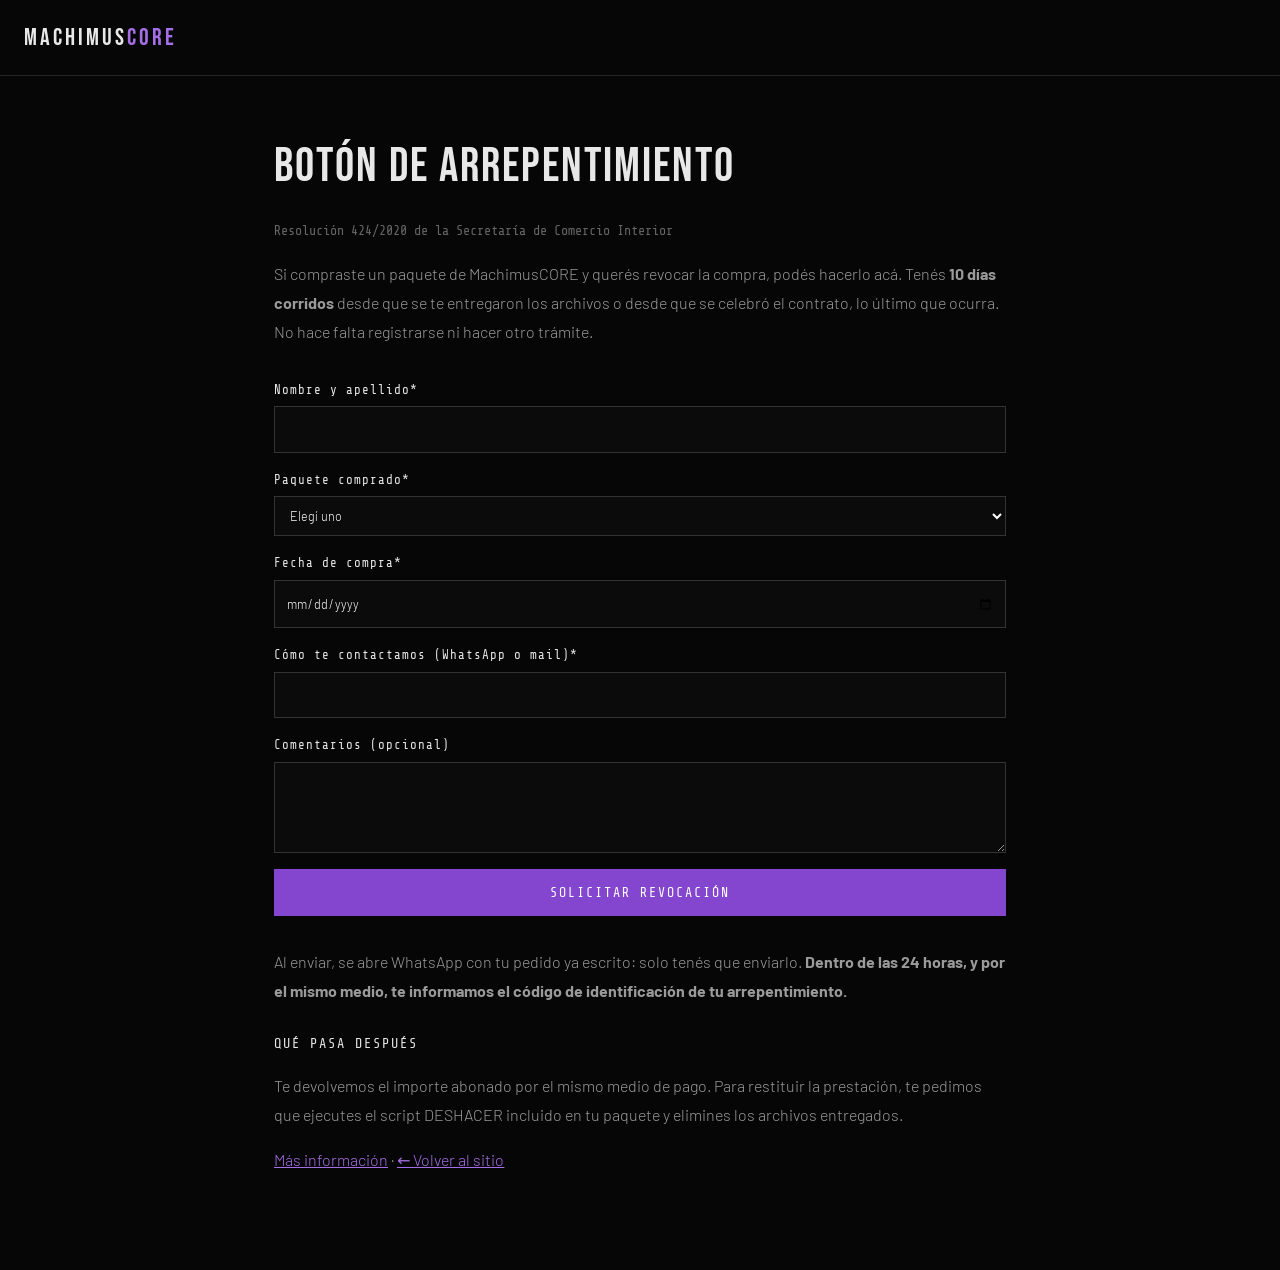
<file: arrepentimiento.html>
<!DOCTYPE html>
<html lang="es"><head><meta charset="UTF-8"><meta name="viewport" content="width=device-width, initial-scale=1">
<title>Botón de arrepentimiento – MachimusCORE, una empresa de ByteFixBa</title>
<meta name="robots" content="index,follow">
<link rel="icon" type="image/png" href="assets/img/favicon.png">
<link rel="preload" href="assets/fonts/bebas-neue-latin-400-normal.woff2" as="font" type="font/woff2" crossorigin>
<link rel="preload" href="assets/fonts/barlow-latin-400-normal.woff2" as="font" type="font/woff2" crossorigin>
<link rel="stylesheet" href="assets/fonts/fonts.css">
<style>
:root{--black:#060606;--surface:#101010;--text:#e8e8e8;--text-muted:#9a9a9a;--red:#e0151b;--violet:#a66ee6;--border:#232323;--font-display:'Bebas Neue',Impact,sans-serif;--font-body:'Barlow',system-ui,sans-serif;--font-mono:'Share Tech Mono',monospace}
*{box-sizing:border-box}body{margin:0;background:var(--black);color:var(--text);font-family:var(--font-body);line-height:1.8;font-weight:300}
header{border-bottom:1px solid var(--border);padding:1rem 1.5rem}header a{color:var(--text);text-decoration:none;font-family:var(--font-display);font-size:1.5rem;letter-spacing:3px}header b{font-weight:400;color:var(--violet)}
main{max-width:780px;margin:0 auto;padding:3rem 1.5rem 5rem}
h1{font-family:var(--font-display);font-size:3rem;letter-spacing:2px;font-weight:400;margin:0 0 .3rem}
h2{font-family:var(--font-display);font-size:2rem;letter-spacing:2px;font-weight:400;color:var(--violet);margin:3rem 0 .6rem;border-top:1px solid var(--border);padding-top:2rem}
h3{font-family:var(--font-mono);font-size:.85rem;letter-spacing:2px;text-transform:uppercase;color:var(--text);font-weight:400;margin:1.6rem 0 .3rem}
p,li{color:var(--text-muted)}a{color:var(--violet)}small{color:#666;font-family:var(--font-mono)}
</style></head><body>
<header><a href="index.html">MACHIMUS<b>CORE</b></a></header>
<main>
<h1>Botón de arrepentimiento</h1>
<small>Resolución 424/2020 de la Secretaría de Comercio Interior</small>
<p>Si compraste un paquete de MachimusCORE y querés revocar la compra, podés hacerlo acá. Tenés <b>10 días corridos</b> desde que se te entregaron los archivos o desde que se celebró el contrato, lo último que ocurra. No hace falta registrarse ni hacer otro trámite.</p>
<form id="arrForm" class="arr">
  <label>Nombre y apellido*<input name="n" required></label>
  <label>Paquete comprado*<select name="p" required><option value="">Elegí uno</option><option>System Ready</option><option>Competitive</option><option>Warlord</option></select></label>
  <label>Fecha de compra*<input name="f" type="date" required></label>
  <label>Cómo te contactamos (WhatsApp o mail)*<input name="c" required></label>
  <label>Comentarios (opcional)<textarea name="m" rows="3"></textarea></label>
  <button type="submit">Solicitar revocación</button>
</form>
<p>Al enviar, se abre WhatsApp con tu pedido ya escrito: solo tenés que enviarlo. <b>Dentro de las 24 horas, y por el mismo medio, te informamos el código de identificación de tu arrepentimiento.</b></p>
<h3>Qué pasa después</h3>
<p>Te devolvemos el importe abonado por el mismo medio de pago. Para restituir la prestación, te pedimos que ejecutes el script DESHACER incluido en tu paquete y elimines los archivos entregados.</p>
<p><a href="legal.html#revocacion">Más información</a> · <a href="index.html">← Volver al sitio</a></p>
</main>
<style>.arr{display:grid;gap:1rem;margin:2rem 0}.arr label{display:grid;gap:.3rem;font-family:var(--font-mono);font-size:.78rem;letter-spacing:1px;color:var(--text)}.arr input,.arr select,.arr textarea{background:#0b0b0b;border:1px solid #333;color:#fff;padding:.7rem;font:inherit;font-family:var(--font-body)}.arr button{background:#8446cf;color:#fff;border:0;padding:1rem;font-family:var(--font-mono);letter-spacing:2px;text-transform:uppercase;cursor:pointer}.arr button:hover{background:#6f35b5}</style>
<script>
document.getElementById('arrForm').addEventListener('submit',function(e){e.preventDefault();var f=e.target,v=function(k){return f.elements[k].value.trim();};
var t='REVOCACIÓN (botón de arrepentimiento)\nNombre: '+v('n')+'\nPaquete: '+v('p')+'\nFecha de compra: '+v('f')+'\nContacto: '+v('c')+(v('m')?'\nComentarios: '+v('m'):'');
window.open('https://wa.me/5491164005097?text='+encodeURIComponent(t),'_blank','noopener');});
</script>
</body></html>
</file>
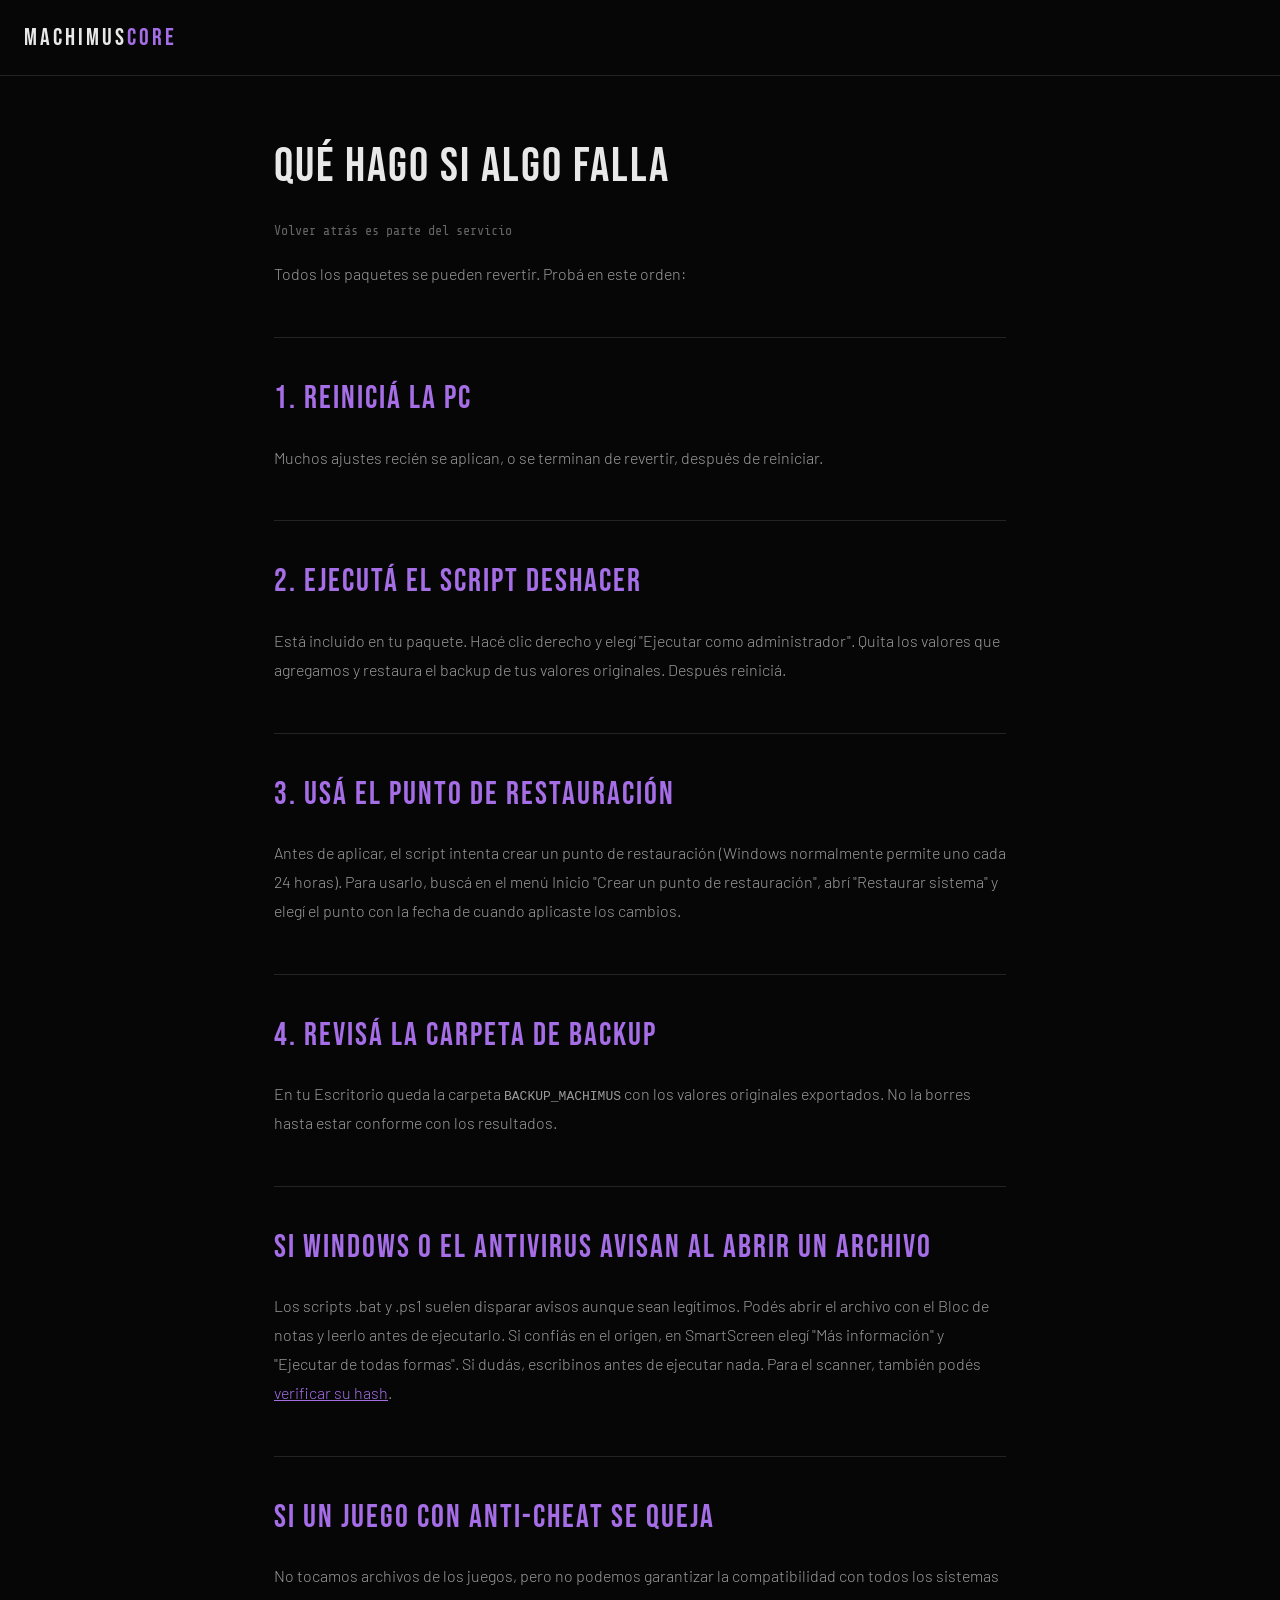
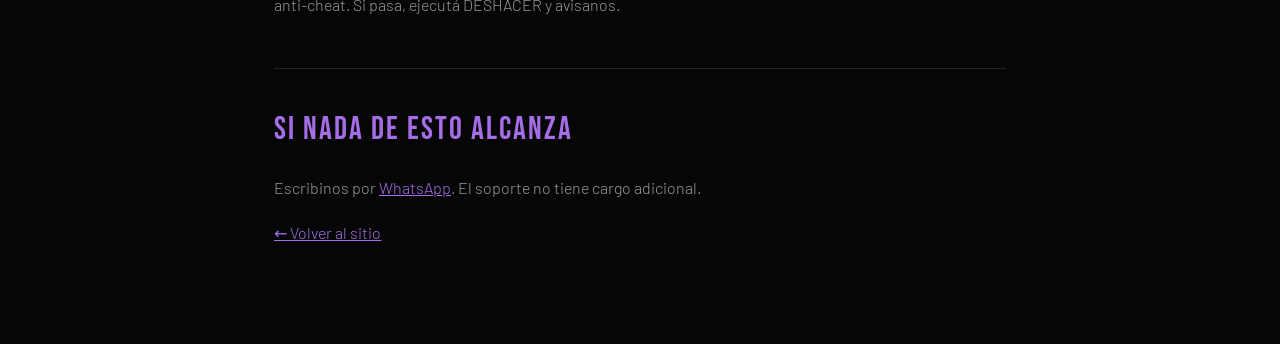
<file: guia-deshacer.html>
<!DOCTYPE html>
<html lang="es"><head><meta charset="UTF-8"><meta name="viewport" content="width=device-width, initial-scale=1">
<title>Qué hago si algo falla o quiero volver atrás – MachimusCORE, una empresa de ByteFixBa</title>
<meta name="robots" content="index,follow"><meta name="description" content="Cómo deshacer los cambios de MachimusCORE: script DESHACER, punto de restauración, carpeta de backup y qué hacer si SmartScreen o el antivirus avisan."><link rel="canonical" href="https://bytefixba.shop/guia-deshacer.html">
<link rel="icon" type="image/png" href="assets/img/favicon.png">
<link rel="preload" href="assets/fonts/bebas-neue-latin-400-normal.woff2" as="font" type="font/woff2" crossorigin>
<link rel="preload" href="assets/fonts/barlow-latin-400-normal.woff2" as="font" type="font/woff2" crossorigin>
<link rel="stylesheet" href="assets/fonts/fonts.css">
<style>
:root{--black:#060606;--surface:#101010;--text:#e8e8e8;--text-muted:#9a9a9a;--red:#e0151b;--violet:#a66ee6;--border:#232323;--font-display:'Bebas Neue',Impact,sans-serif;--font-body:'Barlow',system-ui,sans-serif;--font-mono:'Share Tech Mono',monospace}
*{box-sizing:border-box}body{margin:0;background:var(--black);color:var(--text);font-family:var(--font-body);line-height:1.8;font-weight:300}
header{border-bottom:1px solid var(--border);padding:1rem 1.5rem}header a{color:var(--text);text-decoration:none;font-family:var(--font-display);font-size:1.5rem;letter-spacing:3px}header b{font-weight:400;color:var(--violet)}
main{max-width:780px;margin:0 auto;padding:3rem 1.5rem 5rem}
h1{font-family:var(--font-display);font-size:3rem;letter-spacing:2px;font-weight:400;margin:0 0 .3rem}
h2{font-family:var(--font-display);font-size:2rem;letter-spacing:2px;font-weight:400;color:var(--violet);margin:3rem 0 .6rem;border-top:1px solid var(--border);padding-top:2rem}
h3{font-family:var(--font-mono);font-size:.85rem;letter-spacing:2px;text-transform:uppercase;color:var(--text);font-weight:400;margin:1.6rem 0 .3rem}
p,li{color:var(--text-muted)}a{color:var(--violet)}small{color:#666;font-family:var(--font-mono)}
</style></head><body>
<header><a href="index.html">MACHIMUS<b>CORE</b></a></header>
<main>
<h1>Qué hago si algo falla</h1>
<small>Volver atrás es parte del servicio</small>
<p>Todos los paquetes se pueden revertir. Probá en este orden:</p>
<h2>1. Reiniciá la PC</h2>
<p>Muchos ajustes recién se aplican, o se terminan de revertir, después de reiniciar.</p>
<h2>2. Ejecutá el script DESHACER</h2>
<p>Está incluido en tu paquete. Hacé clic derecho y elegí "Ejecutar como administrador". Quita los valores que agregamos y restaura el backup de tus valores originales. Después reiniciá.</p>
<h2>3. Usá el punto de restauración</h2>
<p>Antes de aplicar, el script intenta crear un punto de restauración (Windows normalmente permite uno cada 24 horas). Para usarlo, buscá en el menú Inicio "Crear un punto de restauración", abrí "Restaurar sistema" y elegí el punto con la fecha de cuando aplicaste los cambios.</p>
<h2>4. Revisá la carpeta de backup</h2>
<p>En tu Escritorio queda la carpeta <code>BACKUP_MACHIMUS</code> con los valores originales exportados. No la borres hasta estar conforme con los resultados.</p>
<h2>Si Windows o el antivirus avisan al abrir un archivo</h2>
<p>Los scripts .bat y .ps1 suelen disparar avisos aunque sean legítimos. Podés abrir el archivo con el Bloc de notas y leerlo antes de ejecutarlo. Si confiás en el origen, en SmartScreen elegí "Más información" y "Ejecutar de todas formas". Si dudás, escribinos antes de ejecutar nada. Para el scanner, también podés <a href="transparencia.html">verificar su hash</a>.</p>
<h2>Si un juego con anti-cheat se queja</h2>
<p>No tocamos archivos de los juegos, pero no podemos garantizar la compatibilidad con todos los sistemas anti-cheat. Si pasa, ejecutá DESHACER y avisanos.</p>
<h2>Si nada de esto alcanza</h2>
<p>Escribinos por <a href="https://wa.me/5491164005097">WhatsApp</a>. El soporte no tiene cargo adicional.</p>
<p><a href="index.html">← Volver al sitio</a></p>
</main>
</body></html>
</file>
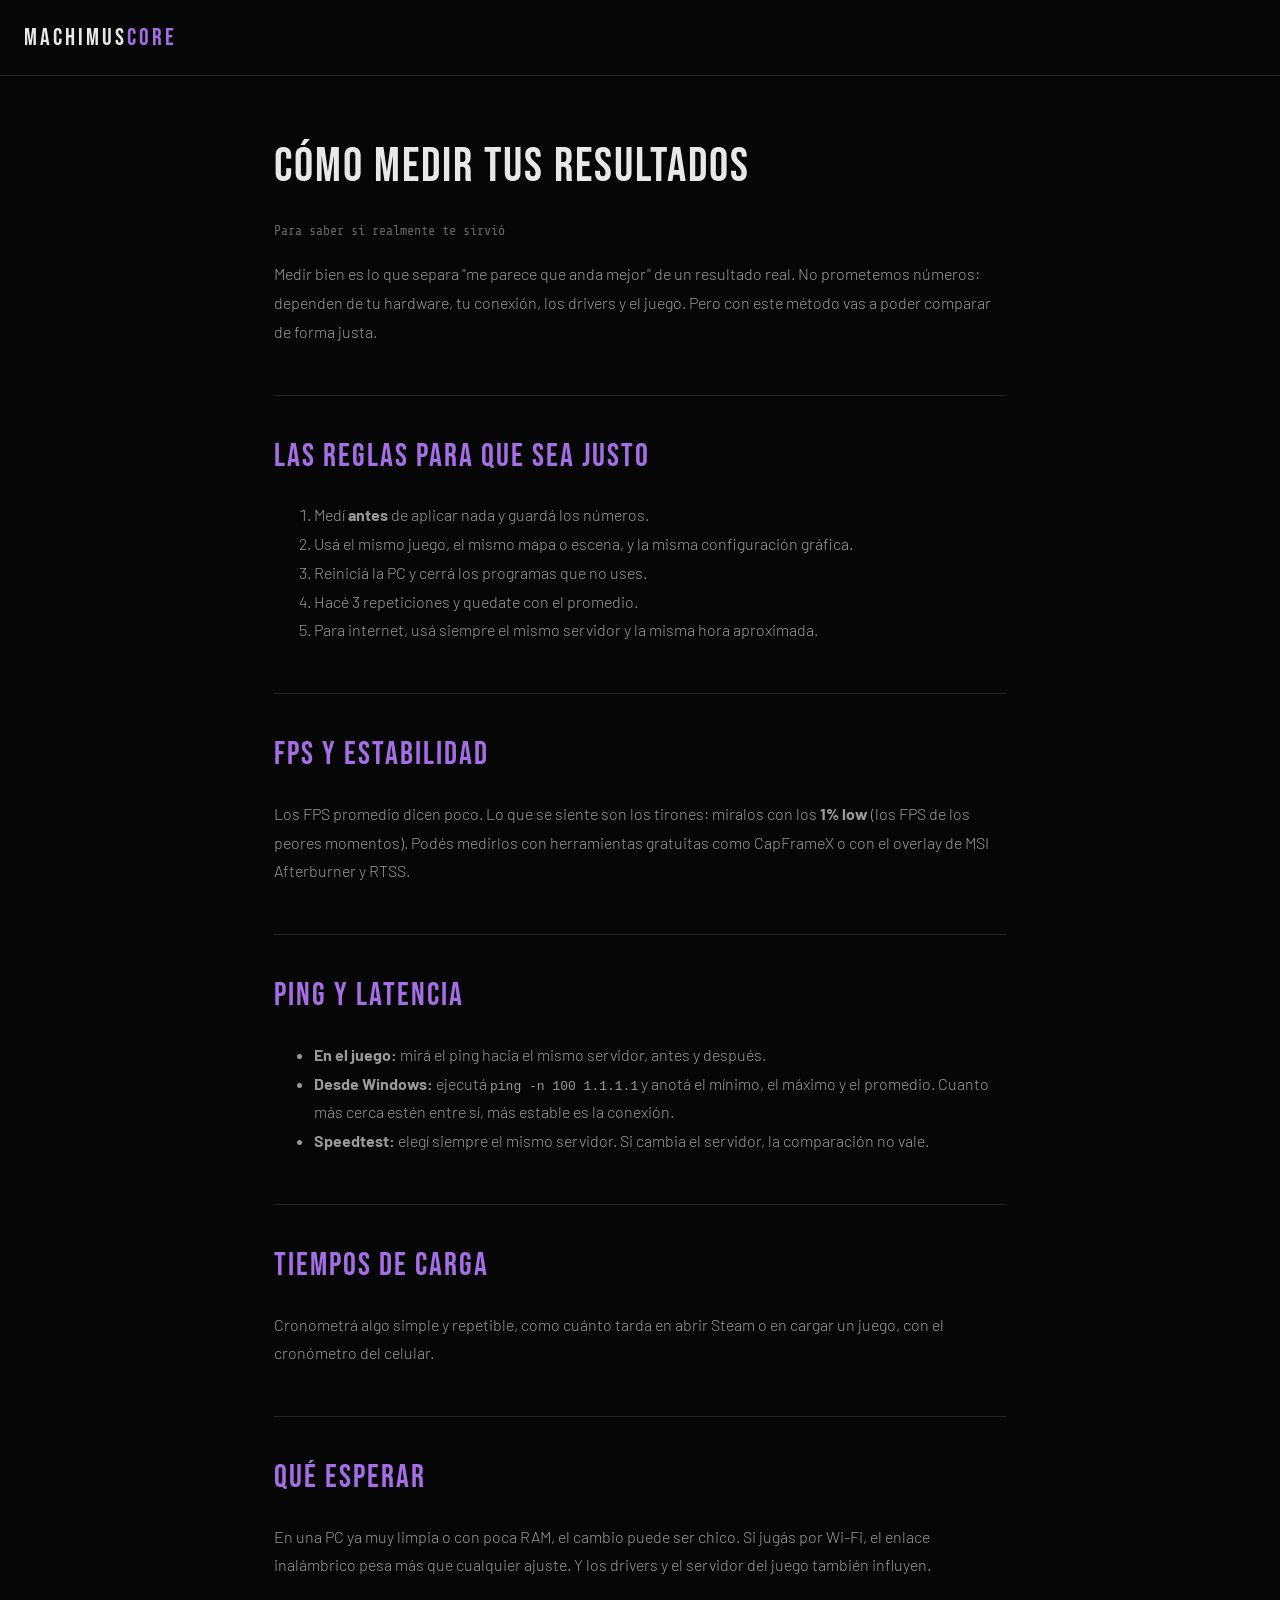
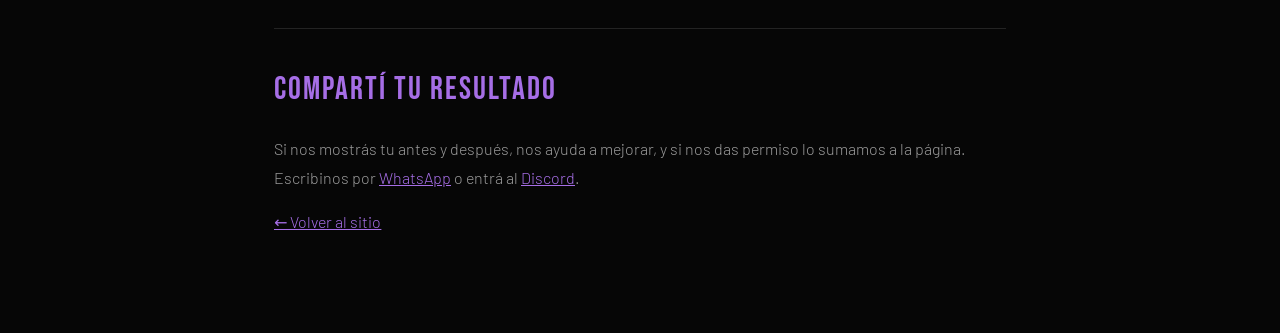
<file: guia-medir.html>
<!DOCTYPE html>
<html lang="es"><head><meta charset="UTF-8"><meta name="viewport" content="width=device-width, initial-scale=1">
<title>Cómo medir tus resultados – MachimusCORE, una empresa de ByteFixBa</title>
<meta name="robots" content="index,follow"><meta name="description" content="Guía para medir FPS, ping y tiempos de carga antes y después de optimizar Windows, de forma justa y repetible."><link rel="canonical" href="https://bytefixba.shop/guia-medir.html">
<link rel="icon" type="image/png" href="assets/img/favicon.png">
<link rel="preload" href="assets/fonts/bebas-neue-latin-400-normal.woff2" as="font" type="font/woff2" crossorigin>
<link rel="preload" href="assets/fonts/barlow-latin-400-normal.woff2" as="font" type="font/woff2" crossorigin>
<link rel="stylesheet" href="assets/fonts/fonts.css">
<style>
:root{--black:#060606;--surface:#101010;--text:#e8e8e8;--text-muted:#9a9a9a;--red:#e0151b;--violet:#a66ee6;--border:#232323;--font-display:'Bebas Neue',Impact,sans-serif;--font-body:'Barlow',system-ui,sans-serif;--font-mono:'Share Tech Mono',monospace}
*{box-sizing:border-box}body{margin:0;background:var(--black);color:var(--text);font-family:var(--font-body);line-height:1.8;font-weight:300}
header{border-bottom:1px solid var(--border);padding:1rem 1.5rem}header a{color:var(--text);text-decoration:none;font-family:var(--font-display);font-size:1.5rem;letter-spacing:3px}header b{font-weight:400;color:var(--violet)}
main{max-width:780px;margin:0 auto;padding:3rem 1.5rem 5rem}
h1{font-family:var(--font-display);font-size:3rem;letter-spacing:2px;font-weight:400;margin:0 0 .3rem}
h2{font-family:var(--font-display);font-size:2rem;letter-spacing:2px;font-weight:400;color:var(--violet);margin:3rem 0 .6rem;border-top:1px solid var(--border);padding-top:2rem}
h3{font-family:var(--font-mono);font-size:.85rem;letter-spacing:2px;text-transform:uppercase;color:var(--text);font-weight:400;margin:1.6rem 0 .3rem}
p,li{color:var(--text-muted)}a{color:var(--violet)}small{color:#666;font-family:var(--font-mono)}
</style></head><body>
<header><a href="index.html">MACHIMUS<b>CORE</b></a></header>
<main>
<h1>Cómo medir tus resultados</h1>
<small>Para saber si realmente te sirvió</small>
<p>Medir bien es lo que separa "me parece que anda mejor" de un resultado real. No prometemos números: dependen de tu hardware, tu conexión, los drivers y el juego. Pero con este método vas a poder comparar de forma justa.</p>
<h2>Las reglas para que sea justo</h2>
<ol><li>Medí <b>antes</b> de aplicar nada y guardá los números.</li><li>Usá el mismo juego, el mismo mapa o escena, y la misma configuración gráfica.</li><li>Reiniciá la PC y cerrá los programas que no uses.</li><li>Hacé 3 repeticiones y quedate con el promedio.</li><li>Para internet, usá siempre el mismo servidor y la misma hora aproximada.</li></ol>
<h2>FPS y estabilidad</h2>
<p>Los FPS promedio dicen poco. Lo que se siente son los tirones: miralos con los <b>1% low</b> (los FPS de los peores momentos). Podés medirlos con herramientas gratuitas como CapFrameX o con el overlay de MSI Afterburner y RTSS.</p>
<h2>Ping y latencia</h2>
<ul><li><b>En el juego:</b> mirá el ping hacia el mismo servidor, antes y después.</li><li><b>Desde Windows:</b> ejecutá <code>ping -n 100 1.1.1.1</code> y anotá el mínimo, el máximo y el promedio. Cuanto más cerca estén entre sí, más estable es la conexión.</li><li><b>Speedtest:</b> elegí siempre el mismo servidor. Si cambia el servidor, la comparación no vale.</li></ul>
<h2>Tiempos de carga</h2>
<p>Cronometrá algo simple y repetible, como cuánto tarda en abrir Steam o en cargar un juego, con el cronómetro del celular.</p>
<h2>Qué esperar</h2>
<p>En una PC ya muy limpia o con poca RAM, el cambio puede ser chico. Si jugás por Wi-Fi, el enlace inalámbrico pesa más que cualquier ajuste. Y los drivers y el servidor del juego también influyen.</p>
<h2>Compartí tu resultado</h2>
<p>Si nos mostrás tu antes y después, nos ayuda a mejorar, y si nos das permiso lo sumamos a la página. Escribinos por <a href="https://wa.me/5491164005097">WhatsApp</a> o entrá al <a href="https://discord.gg/F5vsm74aQK">Discord</a>.</p>
<p><a href="index.html">← Volver al sitio</a></p>
</main>
</body></html>
</file>
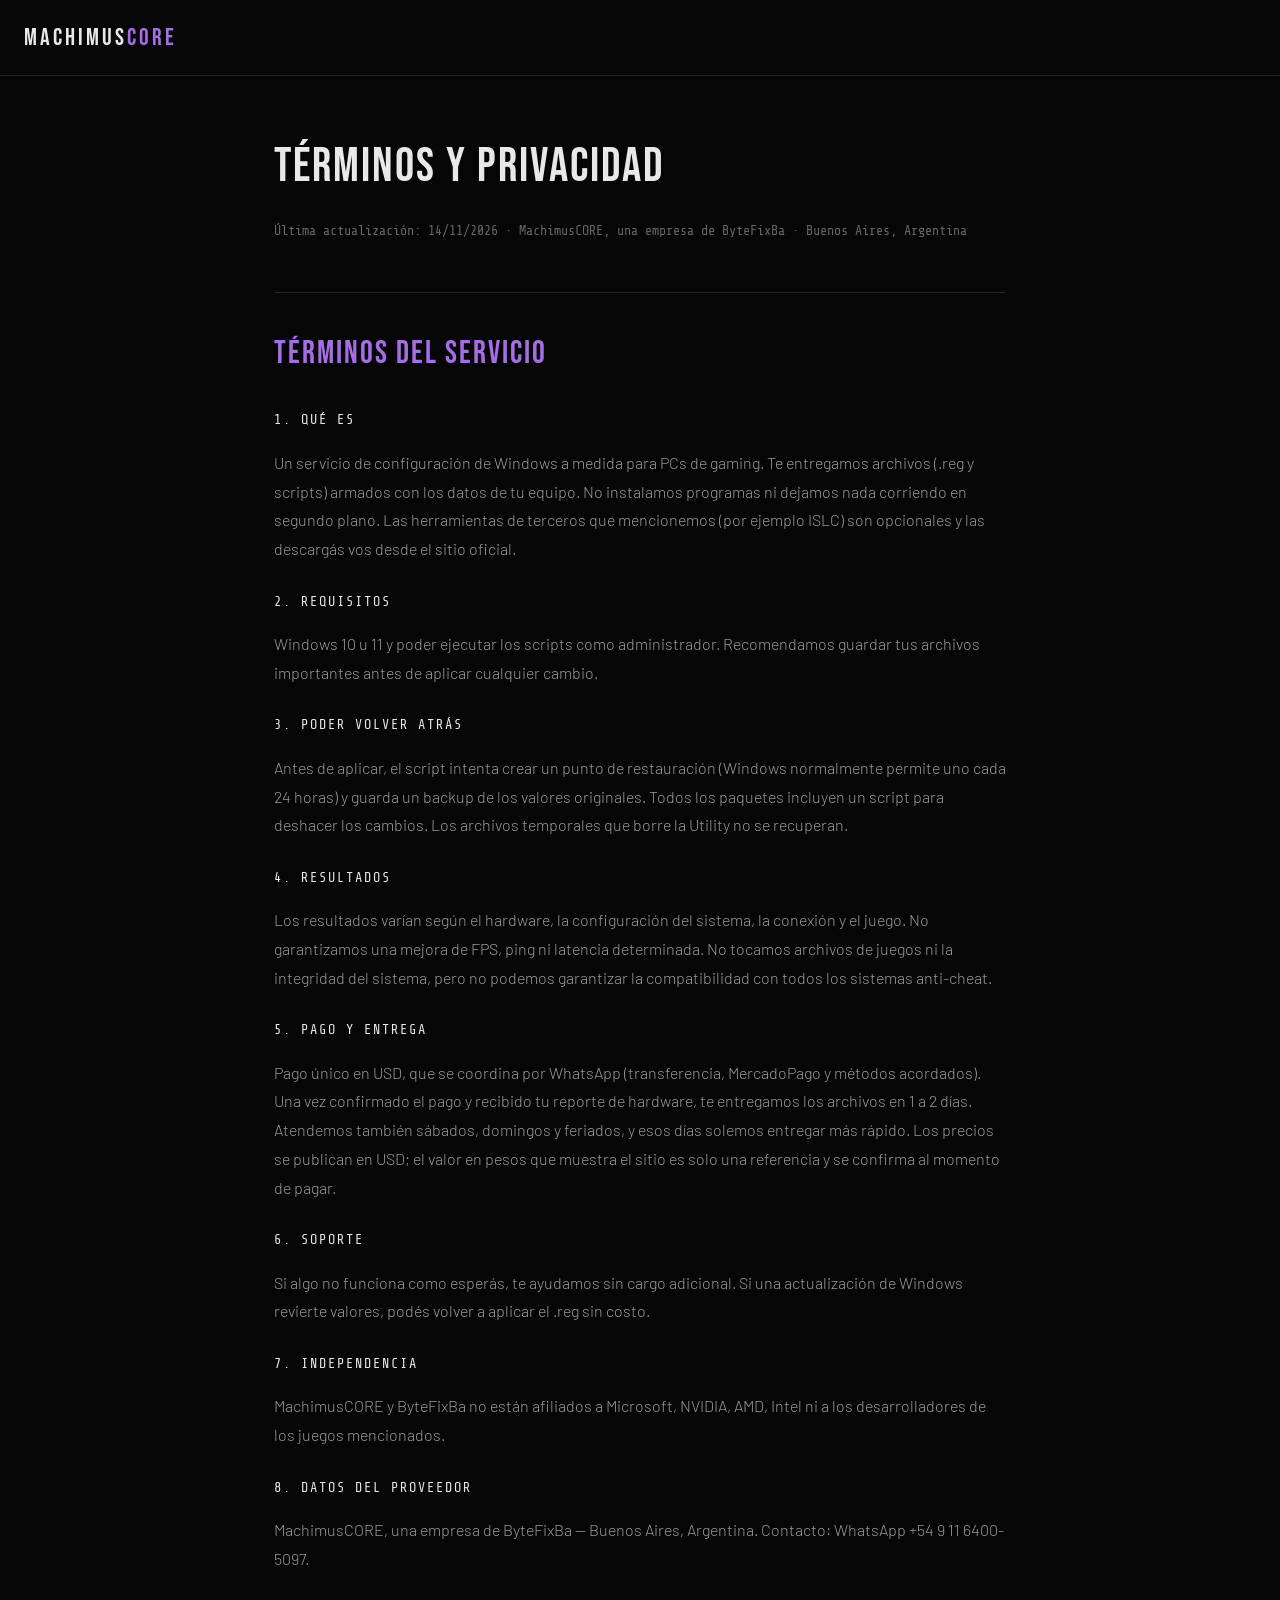
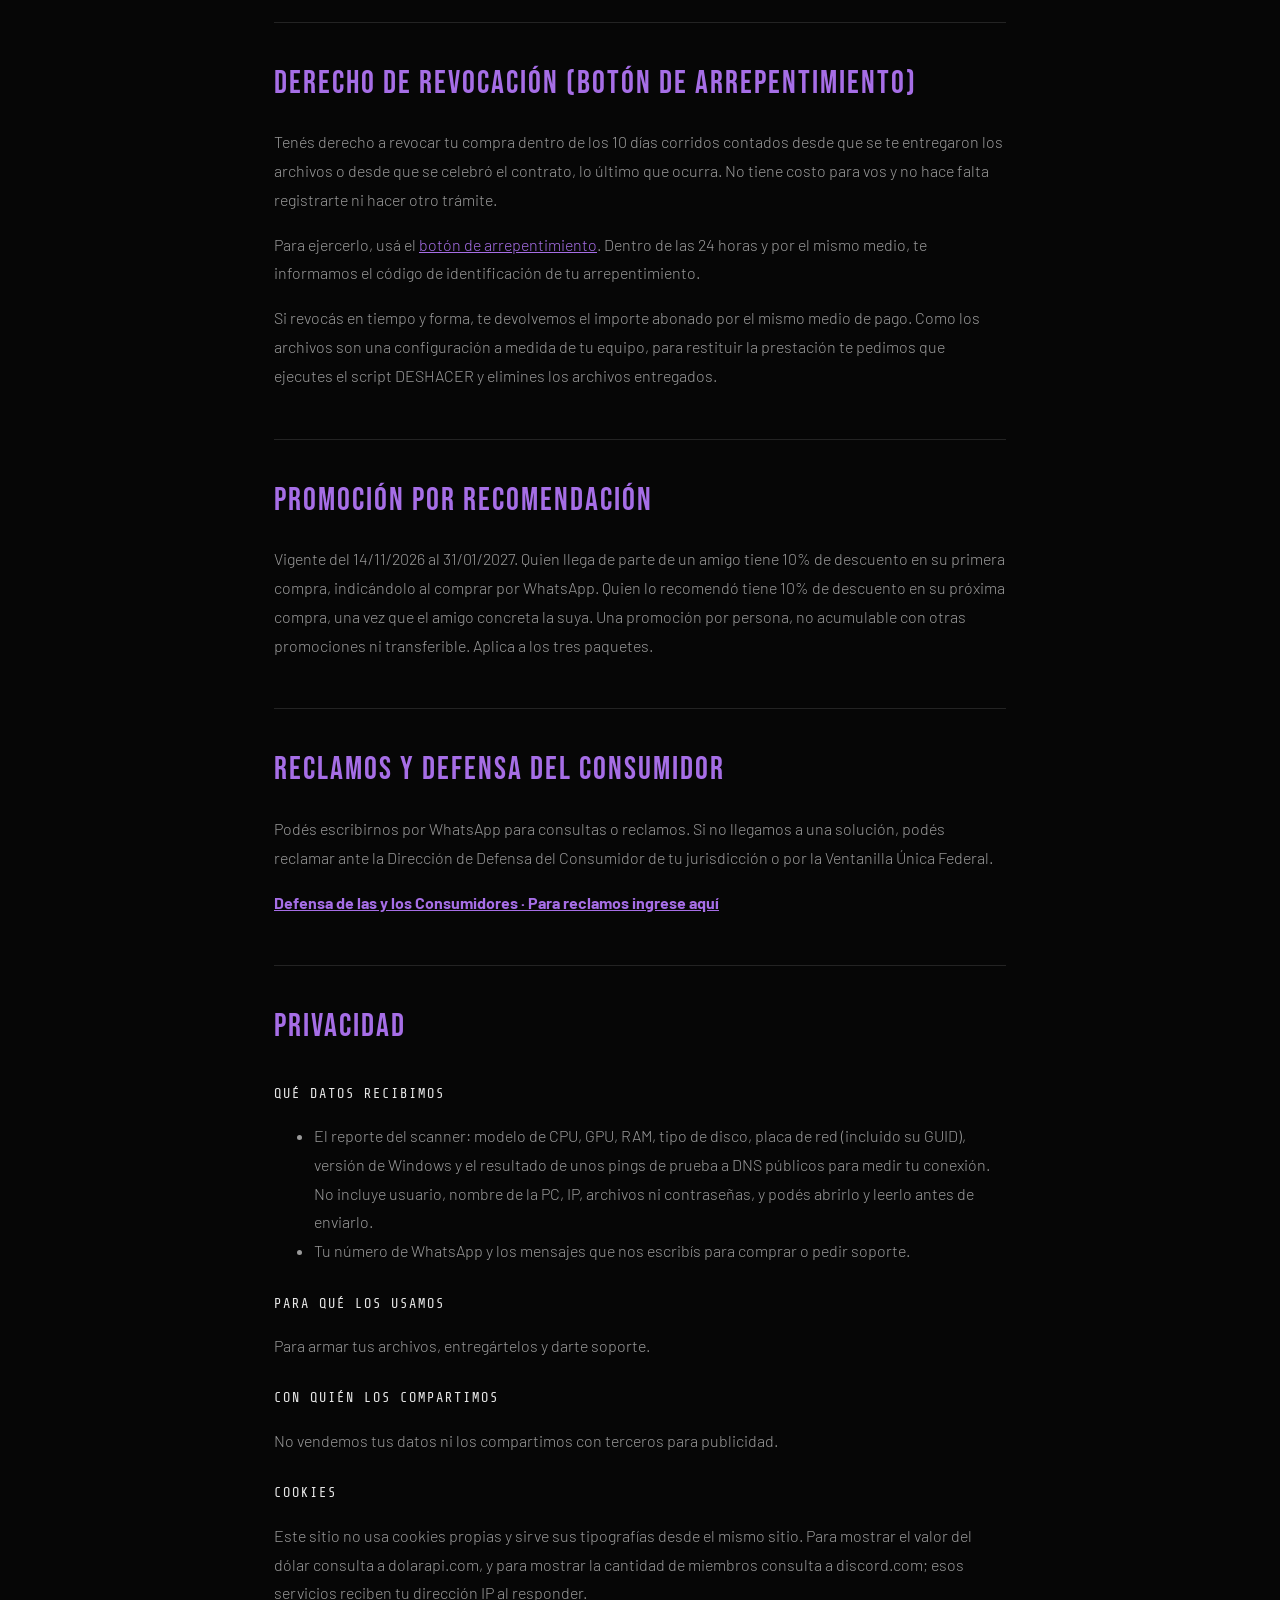
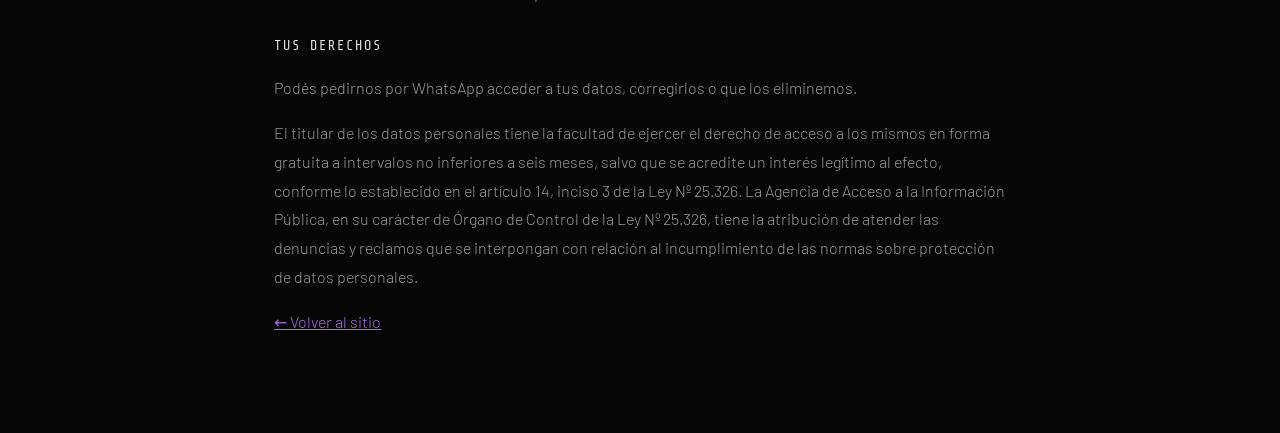
<file: legal.html>
<!DOCTYPE html>
<html lang="es"><head><meta charset="UTF-8"><meta name="viewport" content="width=device-width, initial-scale=1">
<title>Términos y privacidad – MachimusCORE, una empresa de ByteFixBa</title>
<meta name="robots" content="index,follow">
<link rel="icon" type="image/png" href="assets/img/favicon.png">
<link rel="preload" href="assets/fonts/bebas-neue-latin-400-normal.woff2" as="font" type="font/woff2" crossorigin>
<link rel="preload" href="assets/fonts/barlow-latin-400-normal.woff2" as="font" type="font/woff2" crossorigin>
<link rel="stylesheet" href="assets/fonts/fonts.css">
<style>
:root{--black:#060606;--surface:#101010;--text:#e8e8e8;--text-muted:#9a9a9a;--red:#e0151b;--violet:#a66ee6;--border:#232323;--font-display:'Bebas Neue',Impact,sans-serif;--font-body:'Barlow',system-ui,sans-serif;--font-mono:'Share Tech Mono',monospace}
*{box-sizing:border-box}body{margin:0;background:var(--black);color:var(--text);font-family:var(--font-body);line-height:1.8;font-weight:300}
header{border-bottom:1px solid var(--border);padding:1rem 1.5rem}header a{color:var(--text);text-decoration:none;font-family:var(--font-display);font-size:1.5rem;letter-spacing:3px}header b{font-weight:400;color:var(--violet)}
main{max-width:780px;margin:0 auto;padding:3rem 1.5rem 5rem}
h1{font-family:var(--font-display);font-size:3rem;letter-spacing:2px;font-weight:400;margin:0 0 .3rem}
h2{font-family:var(--font-display);font-size:2rem;letter-spacing:2px;font-weight:400;color:var(--violet);margin:3rem 0 .6rem;border-top:1px solid var(--border);padding-top:2rem}
h3{font-family:var(--font-mono);font-size:.85rem;letter-spacing:2px;text-transform:uppercase;color:var(--text);font-weight:400;margin:1.6rem 0 .3rem}
p,li{color:var(--text-muted)}a{color:var(--violet)}small{color:#666;font-family:var(--font-mono)}
</style></head><body>
<header><a href="index.html">MACHIMUS<b>CORE</b></a></header>
<main>
<h1>Términos y privacidad</h1>
<small>Última actualización: 14/11/2026 · MachimusCORE, una empresa de ByteFixBa · Buenos Aires, Argentina</small>

<h2 id="terminos">Términos del servicio</h2>
<h3>1. Qué es</h3>
<p>Un servicio de configuración de Windows a medida para PCs de gaming. Te entregamos archivos (.reg y scripts) armados con los datos de tu equipo. No instalamos programas ni dejamos nada corriendo en segundo plano. Las herramientas de terceros que mencionemos (por ejemplo ISLC) son opcionales y las descargás vos desde el sitio oficial.</p>
<h3>2. Requisitos</h3>
<p>Windows 10 u 11 y poder ejecutar los scripts como administrador. Recomendamos guardar tus archivos importantes antes de aplicar cualquier cambio.</p>
<h3>3. Poder volver atrás</h3>
<p>Antes de aplicar, el script intenta crear un punto de restauración (Windows normalmente permite uno cada 24 horas) y guarda un backup de los valores originales. Todos los paquetes incluyen un script para deshacer los cambios. Los archivos temporales que borre la Utility no se recuperan.</p>
<h3>4. Resultados</h3>
<p>Los resultados varían según el hardware, la configuración del sistema, la conexión y el juego. No garantizamos una mejora de FPS, ping ni latencia determinada. No tocamos archivos de juegos ni la integridad del sistema, pero no podemos garantizar la compatibilidad con todos los sistemas anti-cheat.</p>
<h3>5. Pago y entrega</h3>
<p>Pago único en USD, que se coordina por WhatsApp (transferencia, MercadoPago y métodos acordados). Una vez confirmado el pago y recibido tu reporte de hardware, te entregamos los archivos en 1 a 2 días. Atendemos también sábados, domingos y feriados, y esos días solemos entregar más rápido. Los precios se publican en USD; el valor en pesos que muestra el sitio es solo una referencia y se confirma al momento de pagar.</p>
<h3>6. Soporte</h3>
<p>Si algo no funciona como esperás, te ayudamos sin cargo adicional. Si una actualización de Windows revierte valores, podés volver a aplicar el .reg sin costo.</p>
<h3>7. Independencia</h3>
<p>MachimusCORE y ByteFixBa no están afiliados a Microsoft, NVIDIA, AMD, Intel ni a los desarrolladores de los juegos mencionados.</p>

<h3>8. Datos del proveedor</h3>
<p>MachimusCORE, una empresa de ByteFixBa — Buenos Aires, Argentina. Contacto: WhatsApp +54 9 11 6400-5097.</p>
<!-- COMPLETAR: nombre o razón social, CUIT y domicilio del proveedor (la ley de defensa del consumidor pide nombre, domicilio y CUIT del oferente) -->

<h2 id="revocacion">Derecho de revocación (botón de arrepentimiento)</h2>
<p>Tenés derecho a revocar tu compra dentro de los 10 días corridos contados desde que se te entregaron los archivos o desde que se celebró el contrato, lo último que ocurra. No tiene costo para vos y no hace falta registrarte ni hacer otro trámite.</p>
<p>Para ejercerlo, usá el <a href="arrepentimiento.html">botón de arrepentimiento</a>. Dentro de las 24 horas y por el mismo medio, te informamos el código de identificación de tu arrepentimiento.</p>
<p>Si revocás en tiempo y forma, te devolvemos el importe abonado por el mismo medio de pago. Como los archivos son una configuración a medida de tu equipo, para restituir la prestación te pedimos que ejecutes el script DESHACER y elimines los archivos entregados.</p>

<h2 id="promo">Promoción por recomendación</h2>
<p>Vigente del 14/11/2026 al 31/01/2027. Quien llega de parte de un amigo tiene 10% de descuento en su primera compra, indicándolo al comprar por WhatsApp. Quien lo recomendó tiene 10% de descuento en su próxima compra, una vez que el amigo concreta la suya. Una promoción por persona, no acumulable con otras promociones ni transferible. Aplica a los tres paquetes.</p>

<h2 id="reclamos">Reclamos y defensa del consumidor</h2>
<p>Podés escribirnos por WhatsApp para consultas o reclamos. Si no llegamos a una solución, podés reclamar ante la Dirección de Defensa del Consumidor de tu jurisdicción o por la Ventanilla Única Federal.</p>
<p><a href="https://www.argentina.gob.ar/produccion/defensadelconsumidor/formulario" target="_blank" rel="noopener noreferrer"><b>Defensa de las y los Consumidores · Para reclamos ingrese aquí</b></a></p>

<h2 id="privacidad">Privacidad</h2>
<h3>Qué datos recibimos</h3>
<ul><li>El reporte del scanner: modelo de CPU, GPU, RAM, tipo de disco, placa de red (incluido su GUID), versión de Windows y el resultado de unos pings de prueba a DNS públicos para medir tu conexión. No incluye usuario, nombre de la PC, IP, archivos ni contraseñas, y podés abrirlo y leerlo antes de enviarlo.</li>
<li>Tu número de WhatsApp y los mensajes que nos escribís para comprar o pedir soporte.</li></ul>
<h3>Para qué los usamos</h3>
<p>Para armar tus archivos, entregártelos y darte soporte.</p>
<h3>Con quién los compartimos</h3>
<p>No vendemos tus datos ni los compartimos con terceros para publicidad.</p>
<h3>Cookies</h3>
<p>Este sitio no usa cookies propias y sirve sus tipografías desde el mismo sitio. Para mostrar el valor del dólar consulta a dolarapi.com, y para mostrar la cantidad de miembros consulta a discord.com; esos servicios reciben tu dirección IP al responder.</p>
<h3>Tus derechos</h3>
<p>Podés pedirnos por WhatsApp acceder a tus datos, corregirlos o que los eliminemos.</p>
<p>El titular de los datos personales tiene la facultad de ejercer el derecho de acceso a los mismos en forma gratuita a intervalos no inferiores a seis meses, salvo que se acredite un interés legítimo al efecto, conforme lo establecido en el artículo 14, inciso 3 de la Ley Nº 25.326. La Agencia de Acceso a la Información Pública, en su carácter de Órgano de Control de la Ley Nº 25.326, tiene la atribución de atender las denuncias y reclamos que se interpongan con relación al incumplimiento de las normas sobre protección de datos personales.</p>
<p><a href="index.html">← Volver al sitio</a></p>
</main></body></html>
</file>
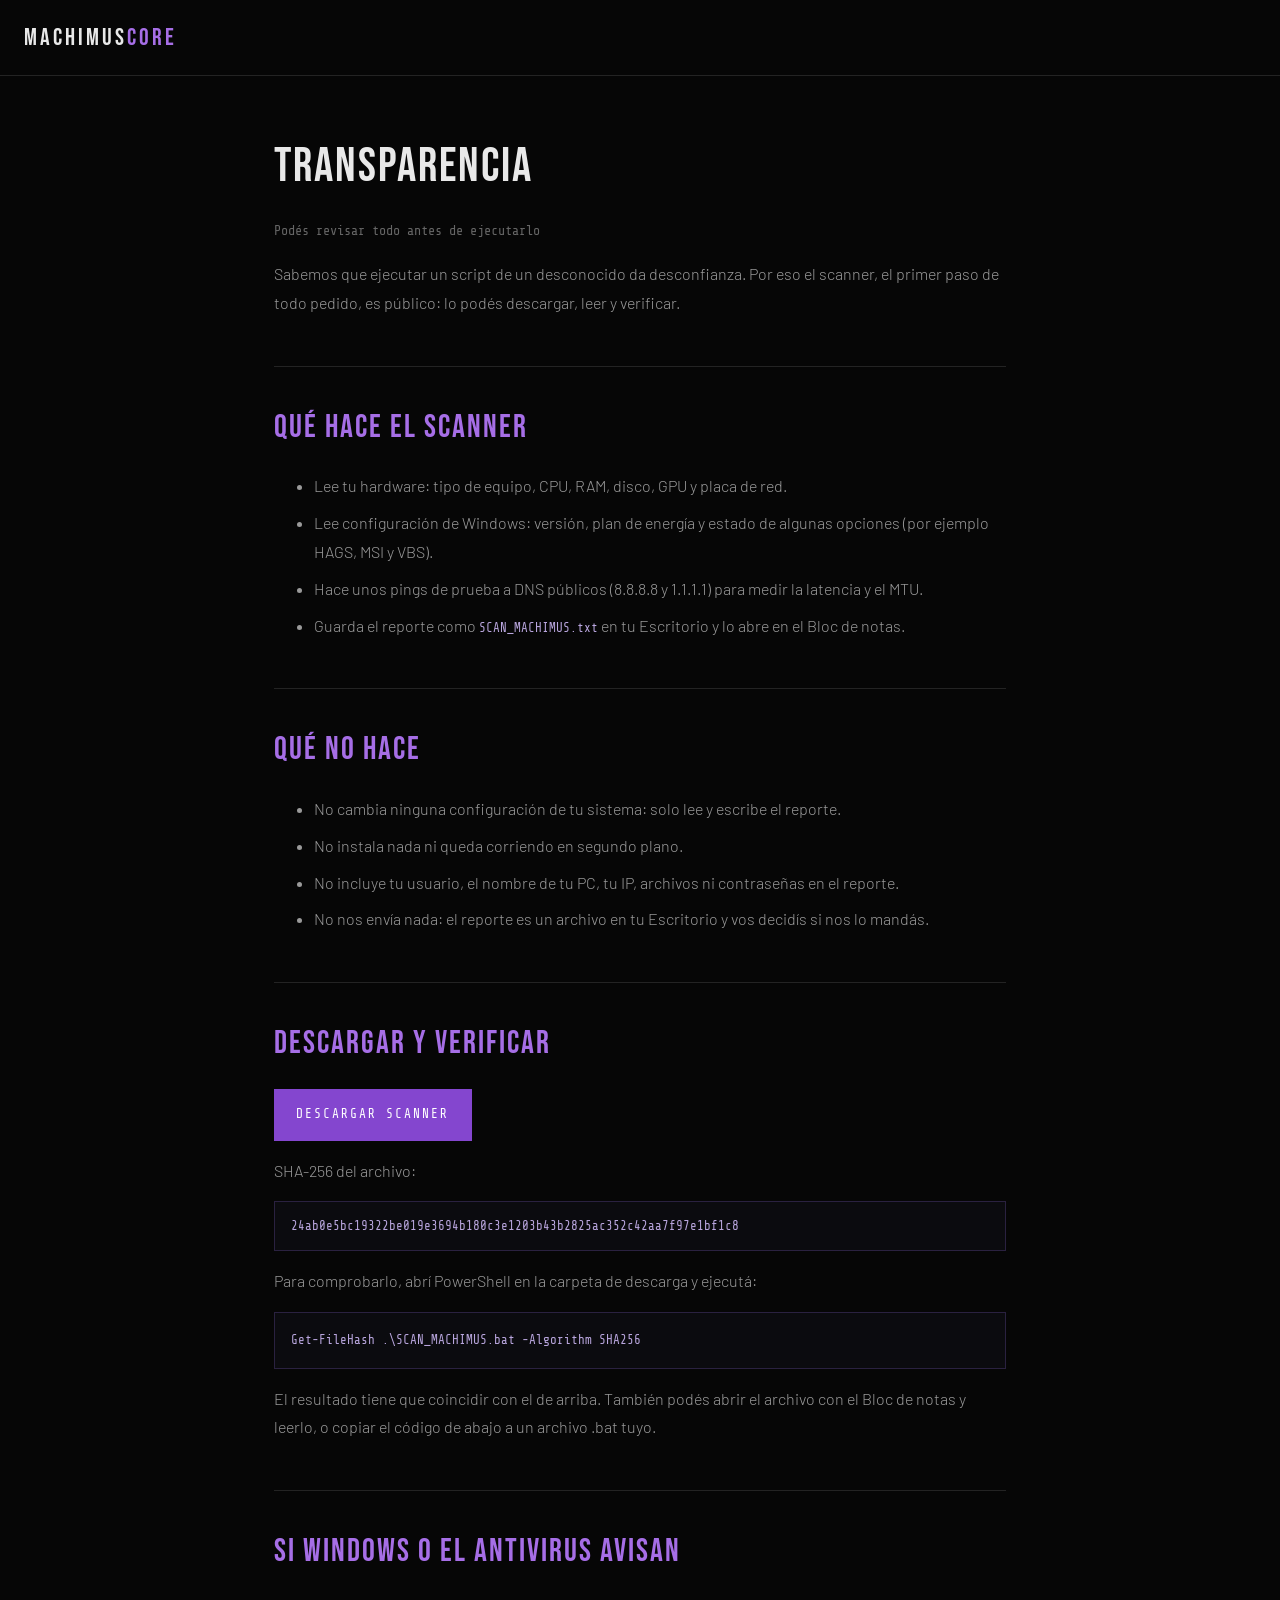
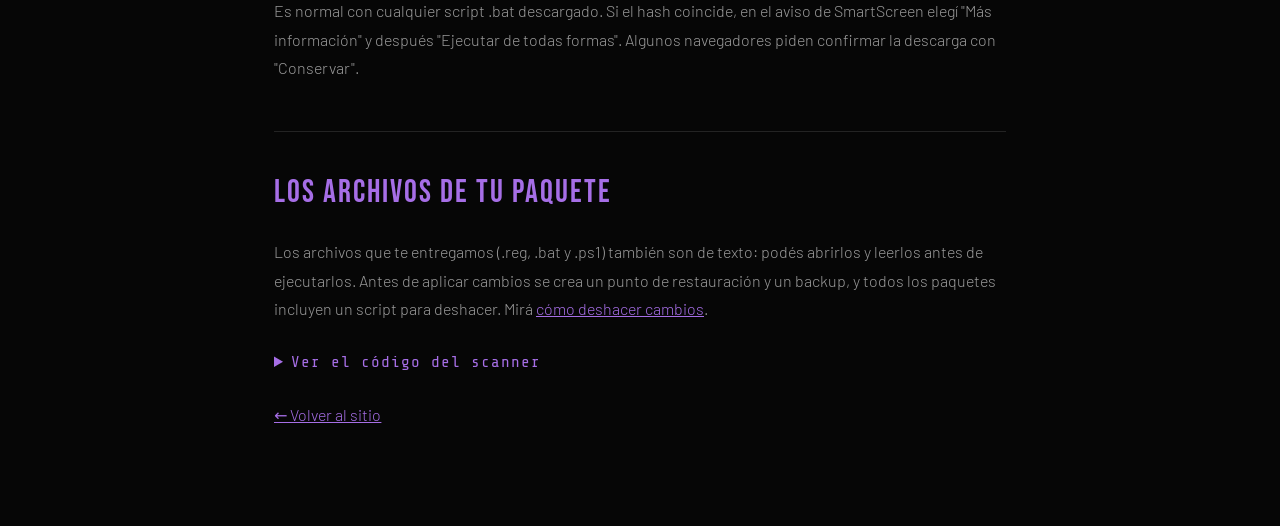
<file: transparencia.html>
<!DOCTYPE html>
<html lang="es"><head><meta charset="UTF-8"><meta name="viewport" content="width=device-width, initial-scale=1">
<title>Transparencia – MachimusCORE, una empresa de ByteFixBa</title>
<meta name="robots" content="index,follow"><meta name="description" content="Descargá y revisá el scanner de MachimusCORE: qué lee, qué no hace y cómo verificar el archivo con su hash SHA-256."><link rel="canonical" href="https://bytefixba.shop/transparencia.html">
<link rel="icon" type="image/png" href="assets/img/favicon.png">
<link rel="preload" href="assets/fonts/bebas-neue-latin-400-normal.woff2" as="font" type="font/woff2" crossorigin>
<link rel="preload" href="assets/fonts/barlow-latin-400-normal.woff2" as="font" type="font/woff2" crossorigin>
<link rel="stylesheet" href="assets/fonts/fonts.css">
<style>
:root{--black:#060606;--surface:#101010;--text:#e8e8e8;--text-muted:#9a9a9a;--red:#e0151b;--violet:#a66ee6;--border:#232323;--font-display:'Bebas Neue',Impact,sans-serif;--font-body:'Barlow',system-ui,sans-serif;--font-mono:'Share Tech Mono',monospace}
*{box-sizing:border-box}body{margin:0;background:var(--black);color:var(--text);font-family:var(--font-body);line-height:1.8;font-weight:300}
header{border-bottom:1px solid var(--border);padding:1rem 1.5rem}header a{color:var(--text);text-decoration:none;font-family:var(--font-display);font-size:1.5rem;letter-spacing:3px}header b{font-weight:400;color:var(--violet)}
main{max-width:780px;margin:0 auto;padding:3rem 1.5rem 5rem}
h1{font-family:var(--font-display);font-size:3rem;letter-spacing:2px;font-weight:400;margin:0 0 .3rem}
h2{font-family:var(--font-display);font-size:2rem;letter-spacing:2px;font-weight:400;color:var(--violet);margin:3rem 0 .6rem;border-top:1px solid var(--border);padding-top:2rem}
h3{font-family:var(--font-mono);font-size:.85rem;letter-spacing:2px;text-transform:uppercase;color:var(--text);font-weight:400;margin:1.6rem 0 .3rem}
p,li{color:var(--text-muted)}a{color:var(--violet)}small{color:#666;font-family:var(--font-mono)}
</style></head><body>
<header><a href="index.html">MACHIMUS<b>CORE</b></a></header>
<main>
<style>.btn{display:inline-block;background:#8446cf;color:#fff!important;padding:.9rem 1.4rem;font-family:var(--font-mono);letter-spacing:2px;text-transform:uppercase;text-decoration:none;font-size:.8rem}.btn:hover{background:#6f35b5}code,pre{font-family:var(--font-mono);font-size:.78rem;color:#b9a6de}pre{background:#0b0b0f;border:1px solid #2a2140;padding:1rem;overflow:auto;max-height:520px}.hash{word-break:break-all;background:#0b0b0f;border:1px solid #2a2140;padding:.8rem 1rem;display:block}details{margin:1.5rem 0}summary{cursor:pointer;color:var(--violet);font-family:var(--font-mono);letter-spacing:1px}ol li,ul li{margin-bottom:.5rem}</style>
<h1>Transparencia</h1>
<small>Podés revisar todo antes de ejecutarlo</small>
<p>Sabemos que ejecutar un script de un desconocido da desconfianza. Por eso el scanner, el primer paso de todo pedido, es público: lo podés descargar, leer y verificar.</p>
<h2>Qué hace el scanner</h2>
<ul><li>Lee tu hardware: tipo de equipo, CPU, RAM, disco, GPU y placa de red.</li><li>Lee configuración de Windows: versión, plan de energía y estado de algunas opciones (por ejemplo HAGS, MSI y VBS).</li><li>Hace unos pings de prueba a DNS públicos (8.8.8.8 y 1.1.1.1) para medir la latencia y el MTU.</li><li>Guarda el reporte como <code>SCAN_MACHIMUS.txt</code> en tu Escritorio y lo abre en el Bloc de notas.</li></ul>
<h2>Qué no hace</h2>
<ul><li>No cambia ninguna configuración de tu sistema: solo lee y escribe el reporte.</li><li>No instala nada ni queda corriendo en segundo plano.</li><li>No incluye tu usuario, el nombre de tu PC, tu IP, archivos ni contraseñas en el reporte.</li><li>No nos envía nada: el reporte es un archivo en tu Escritorio y vos decidís si nos lo mandás.</li></ul>
<h2>Descargar y verificar</h2>
<p><a class="btn" href="tools/SCAN_MACHIMUS.bat" download>Descargar scanner</a></p>
<p>SHA-256 del archivo:</p><code class="hash">24ab0e5bc19322be019e3694b180c3e1203b43b2825ac352c42aa7f97e1bf1c8</code>
<p>Para comprobarlo, abrí PowerShell en la carpeta de descarga y ejecutá:</p>
<pre>Get-FileHash .\SCAN_MACHIMUS.bat -Algorithm SHA256</pre>
<p>El resultado tiene que coincidir con el de arriba. También podés abrir el archivo con el Bloc de notas y leerlo, o copiar el código de abajo a un archivo .bat tuyo.</p>
<h2>Si Windows o el antivirus avisan</h2>
<p>Es normal con cualquier script .bat descargado. Si el hash coincide, en el aviso de SmartScreen elegí "Más información" y después "Ejecutar de todas formas". Algunos navegadores piden confirmar la descarga con "Conservar".</p>
<h2>Los archivos de tu paquete</h2>
<p>Los archivos que te entregamos (.reg, .bat y .ps1) también son de texto: podés abrirlos y leerlos antes de ejecutarlos. Antes de aplicar cambios se crea un punto de restauración y un backup, y todos los paquetes incluyen un script para deshacer. Mirá <a href="guia-deshacer.html">cómo deshacer cambios</a>.</p>
<details><summary>Ver el código del scanner</summary><pre>@echo off
setlocal
color 0b
title MACHIMUS SCAN - Recolector de datos
set &quot;SCANBAT=%~f0&quot;
powershell -NoProfile -ExecutionPolicy Bypass -Command &quot;$c=[IO.File]::ReadAllText($env:SCANBAT); $i=$c.IndexOf(&#x27;#PSSTART&#x27;+&#x27;#&#x27;); Invoke-Expression $c.Substring($i)&quot;
echo.
pause
exit /b
#PSSTART#
$ErrorActionPreference = &#x27;SilentlyContinue&#x27;
$Out = [Environment]::GetFolderPath(&#x27;Desktop&#x27;)
if ($env:SCAN_OUT_DIR) { $Out = $env:SCAN_OUT_DIR }
$Report = Join-Path $Out &#x27;SCAN_MACHIMUS.txt&#x27;
$L = New-Object System.Collections.Generic.List[string]
function W([string]$t = &#x27;&#x27;) { [void]$L.Add($t) }
function Row([string]$q, [string]$a) { W (&#x27;  &#x27; + $q.PadRight(50) + &#x27;: &#x27; + $a) }
function Clean([string]$s) { if ($s) { ($s -replace &#x27;\s+&#x27;, &#x27; &#x27;).Trim() } else { &#x27;&#x27; } }
function YN($b) { if ($b) { &#x27;S&#x27; } else { &#x27;N&#x27; } }

function Invoke-PingOnce([string]$target, [int]$size, [bool]$df) {
    try {
        $p = New-Object System.Net.NetworkInformation.Ping
        $o = New-Object System.Net.NetworkInformation.PingOptions(64, $df)
        $buf = New-Object byte[] $size
        $r = $p.Send($target, 1500, $buf, $o)
        if ($r.Status -eq &#x27;Success&#x27;) { return [int]$r.RoundtripTime } else { return -1 }
    } catch { return -1 }
}

Write-Host &#x27;&#x27;
Write-Host &#x27;  MACHIMUS SCAN - recolectando datos del equipo...&#x27; -ForegroundColor Cyan
Write-Host &#x27;&#x27;

# ---------------------------------------------------------------- sistema
Write-Host &#x27;  [1/6] Sistema y tipo de equipo&#x27;
$os = Get-CimInstance Win32_OperatingSystem
$cs = Get-CimInstance Win32_ComputerSystem
$build = [int]$os.BuildNumber
$isWin11 = ($build -ge 22000)
$osName = Clean $os.Caption
$isHome = ($osName -match &#x27;Home&#x27;)
$isVM = (([string]$cs.Model) -match &#x27;Virtual|VMware|KVM|QEMU&#x27;) -or (([string]$cs.Manufacturer) -match &#x27;QEMU|VMware|Xen|innotek&#x27;)
$ct = @((Get-CimInstance Win32_SystemEnclosure).ChassisTypes)
$bat = @(Get-CimInstance Win32_Battery)
$laptopTypes = @(8, 9, 10, 11, 14, 30, 31, 32)
$isLaptop = ($bat.Count -gt 0) -or (@($ct | Where-Object { $laptopTypes -contains [int]$_ }).Count -gt 0)
$plan = Clean ((powercfg /getactivescheme) -join &#x27; &#x27;)

# ---------------------------------------------------------------- cpu
Write-Host &#x27;  [2/6] Procesador&#x27;
$cpus = @(Get-CimInstance Win32_Processor)
$cpuName = Clean $cpus[0].Name
$cores = [int](($cpus | Measure-Object -Property NumberOfCores -Sum).Sum)
$threads = [int](($cpus | Measure-Object -Property NumberOfLogicalProcessors -Sum).Sum)
$l2 = [int]$cpus[0].L2CacheSize
$isAMD = ($cpuName -match &#x27;AMD&#x27;)
$isIntel = ($cpuName -match &#x27;Intel&#x27;)
$gen = $null
if ($cpuName -match &#x27;Core\(TM\)\s*i[3579]-(\d{4,5})&#x27;) {
    $m = $Matches[1]
    if ($m.Length -eq 5) { $gen = [int]$m.Substring(0, 2) }
    elseif ($m.StartsWith(&#x27;1&#x27;)) { $gen = [int]$m.Substring(0, 2) }
    else { $gen = [int]$m.Substring(0, 1) }
}
elseif ($cpuName -match &#x27;Core\(TM\)\s*i[3579]\s+CPU\s+\d{3}\b&#x27;) { $gen = 1 }
elseif ($cpuName -match &#x27;Core\(TM\)2&#x27;) { $gen = 0 }
$x3d = ($cpuName -match &#x27;X3D&#x27;)
$hybrid = $false
if ($isIntel) {
    if ($cpuName -match &#x27;Ultra&#x27;) { $hybrid = $true }
    elseif (($gen -ne $null) -and ($gen -ge 12) -and ($threads -lt (2 * $cores))) { $hybrid = $true }
    elseif (($gen -eq $null) -and ($threads -lt (2 * $cores)) -and ($threads -gt $cores)) { $hybrid = $true }
}
$special = ($x3d -or $hybrid)
$legacy = $false
if ($isIntel -and ($gen -ne $null) -and ($gen -le 4)) { $legacy = $true }
if ($cpuName -match &#x27;Core\(TM\)2|Phenom|FX-\d|Athlon\(tm\) II|Pentium\(R\) D&#x27;) { $legacy = $true }

# ---------------------------------------------------------------- ram y disco
Write-Host &#x27;  [3/6] Memoria y almacenamiento&#x27;
$ramGB = [math]::Round(([double]$cs.TotalPhysicalMemory) / 1GB, 1)
if ($ramGB -lt 6.5) { $ramOpt = 1 } elseif ($ramGB -lt 13) { $ramOpt = 2 } else { $ramOpt = 3 }
$mods = @(Get-CimInstance Win32_PhysicalMemory)
$xmpOff = $false
foreach ($mm in $mods) {
    if ($mm.Speed -and $mm.ConfiguredClockSpeed -and ([int]$mm.ConfiguredClockSpeed -lt ([int]$mm.Speed * 0.9))) { $xmpOff = $true }
}
$sysLetter = ([string]$env:SystemDrive).Substring(0, 1)
$pd = $null
try {
    $part = Get-Partition -DriveLetter $sysLetter
    $dn = $part.DiskNumber
    $pd = Get-PhysicalDisk | Where-Object { [string]$_.DeviceId -eq [string]$dn } | Select-Object -First 1
} catch { }
$isSSD = $null
if ($pd) {
    if (($pd.MediaType -eq &#x27;SSD&#x27;) -or ($pd.BusType -eq &#x27;NVMe&#x27;)) { $isSSD = $true }
    elseif ($pd.MediaType -eq &#x27;HDD&#x27;) { $isSSD = $false }
    elseif ($pd.SpindleSpeed -eq 0) { $isSSD = $true }
    elseif (($pd.SpindleSpeed -gt 0) -and ($pd.SpindleSpeed -lt 100000)) { $isSSD = $false }
}
if ($isSSD -eq $null) {
    $dd = @(Get-CimInstance Win32_DiskDrive)
    if (@($dd | Where-Object { $_.Model -match &#x27;SSD|NVMe|Solid&#x27; }).Count -gt 0) { $isSSD = $true }
}
$vol = Get-CimInstance Win32_LogicalDisk -Filter (&quot;DeviceID=&#x27;&quot; + $env:SystemDrive + &quot;&#x27;&quot;)
$freeGB = $null; $sizeGB = $null
if ($vol) { $freeGB = [math]::Round(([double]$vol.FreeSpace) / 1GB, 0); $sizeGB = [math]::Round(([double]$vol.Size) / 1GB, 0) }

# ---------------------------------------------------------------- red
Write-Host &#x27;  [4/6] Red y MTU (tarda unos segundos)&#x27;
$ad = $null
$guid = $null
$routes = @(Get-NetRoute -DestinationPrefix &#x27;0.0.0.0/0&#x27; | Sort-Object { [int]$_.RouteMetric + [int]$_.InterfaceMetric })
foreach ($r in $routes) {
    $cand = Get-NetAdapter -InterfaceIndex $r.InterfaceIndex
    if ($cand -and ($cand.Status -eq &#x27;Up&#x27;)) { $ad = $cand; break }
}
if ($ad) { $guid = ([string]$ad.InterfaceGuid).ToUpper() }
if (-not $guid) {
    $cfg = Get-CimInstance Win32_NetworkAdapterConfiguration | Where-Object { $_.IPEnabled -and $_.DefaultIPGateway } | Select-Object -First 1
    if ($cfg) { $guid = ([string]$cfg.SettingID).ToUpper() }
}
if ($guid -and (-not $guid.StartsWith(&#x27;{&#x27;))) { $guid = &#x27;{&#x27; + $guid + &#x27;}&#x27; }
$adDesc = &#x27;&#x27;; $isWifi = $false; $isVirtualNic = $false
if ($ad) {
    $adDesc = Clean $ad.InterfaceDescription
    $isWifi = (([string]$ad.PhysicalMediaType) -match &#x27;802\.11&#x27;) -or ($adDesc -match &#x27;Wi-?Fi|Wireless|802\.11&#x27;)
    $isVirtualNic = ([bool]$ad.Virtual) -or ($adDesc -match &#x27;VPN|TAP|WireGuard|TUN|Hyper-V|Virtual&#x27;)
}
$mtuTarget = $null
foreach ($t in @(&#x27;8.8.8.8&#x27;, &#x27;1.1.1.1&#x27;)) {
    if ((Invoke-PingOnce $t 32 $true) -ge 0) { $mtuTarget = $t; break }
}
$pathMtu = $null
$rtts = @()
if ($mtuTarget) {
    if ((Invoke-PingOnce $mtuTarget 1472 $true) -ge 0) { $pathMtu = 1500 }
    else {
        $lo = 32; $hi = 1472
        while (($hi - $lo) -gt 1) {
            $mid = [int](($lo + $hi) / 2)
            if ((Invoke-PingOnce $mtuTarget $mid $true) -ge 0) { $lo = $mid } else { $hi = $mid }
        }
        $pathMtu = $lo + 28
    }
    foreach ($i in 1..8) {
        $x = Invoke-PingOnce $mtuTarget 32 $false
        if ($x -ge 0) { $rtts += $x }
    }
}
$rttAvg = $null; $rttJit = $null
if ($rtts.Count -gt 0) {
    $rttAvg = [math]::Round(($rtts | Measure-Object -Average).Average, 0)
    $rttJit = ($rtts | Measure-Object -Maximum).Maximum - ($rtts | Measure-Object -Minimum).Minimum
}

# ---------------------------------------------------------------- gpu
Write-Host &#x27;  [5/6] Placa de video&#x27;
$gpus = @(Get-CimInstance Win32_VideoController | Where-Object { $_.PNPDeviceID -like &#x27;PCI\*&#x27; })
$dgpu = $gpus | Where-Object { $_.Name -match &#x27;NVIDIA|GeForce|Radeon (RX|R[579]|HD|Pro|VII)|Arc&#x27; } | Select-Object -First 1
if ($dgpu) { $gpu = $dgpu } else { $gpu = $gpus | Select-Object -First 1 }
$gpuName = Clean $gpu.Name
$gpuId = [string]$gpu.PNPDeviceID
$hagsOk = $false
if ($gpuName -match &#x27;NVIDIA|GeForce&#x27;) {
    if ($gpuName -match &#x27;RTX|GTX\s*1[0-9]{3}|GT\s*10[0-9]{2}&#x27;) { $hagsOk = $true }
}
elseif ($gpuName -match &#x27;Radeon RX\s*(5|6|7|9)[0-9]{3}&#x27;) { $hagsOk = $true }
$msiNow = $null
if ($gpuId) {
    $msiPath = &#x27;HKLM:\SYSTEM\CurrentControlSet\Enum\&#x27; + $gpuId + &#x27;\Device Parameters\Interrupt Management\MessageSignaledInterruptProperties&#x27;
    $msiNow = (Get-ItemProperty -LiteralPath $msiPath -Name MSISupported).MSISupported
}
$hagsNow = (Get-ItemProperty -LiteralPath &#x27;HKLM:\SYSTEM\CurrentControlSet\Control\GraphicsDrivers&#x27;).HwSchMode
$hz = [int]$gpu.CurrentRefreshRate

# ---------------------------------------------------------------- seguridad (vbs)
Write-Host &#x27;  [6/6] Seguridad de Windows&#x27;
$dg = Get-CimInstance -Namespace &#x27;root\Microsoft\Windows\DeviceGuard&#x27; -ClassName Win32_DeviceGuard
$vbs = [int]$dg.VirtualizationBasedSecurityStatus
$hvci = (@($dg.SecurityServicesRunning) -contains 2)

# ================================================================ REPORTE
W &#x27;==================================================================================================&#x27;
W &#x27;  MACHIMUS SCAN  |  datos del equipo para los generadores&#x27;
W (&#x27;  Fecha: &#x27; + (Get-Date -Format &#x27;yyyy-MM-dd HH:mm&#x27;) + &#x27;   |   Solo datos de hardware y configuracion, sin datos personales&#x27;)
W &#x27;==================================================================================================&#x27;
W &#x27;&#x27;
W &#x27;[1] RESPUESTAS PARA EL GENERADOR   (en el orden en que las pregunta)&#x27;
W &#x27;--------------------------------------------------------------------------------------------------&#x27;
if ($isLaptop) { $aPc = &#x27;2   (Notebook)&#x27; } else { $aPc = &#x27;1   (PC de escritorio)&#x27; }
if ($x3d) { $aSp = &#x27;S   (Ryzen X3D)&#x27; } elseif ($hybrid) { $aSp = &#x27;S   (Intel hibrido, P-cores y E-cores)&#x27; } else { $aSp = &#x27;N&#x27; }
if ($pathMtu -ge 1500) { $aMtu = &#x27;(dejar VACIO: el camino soporta 1500)&#x27; }
elseif ($pathMtu) { $aMtu = &#x27;(dejar VACIO. Medido: &#x27; + [string]$pathMtu + &#x27;; solo usarlo si el cliente tiene PPPoE o VPN)&#x27; }
else { $aMtu = &#x27;(dejar VACIO: no se pudo medir)&#x27; }
if ($legacy) { $aSpectre = &#x27;1 o 2   (CPU de generacion vieja: es donde mas se nota; decidir segun el uso de la PC)&#x27; } else { $aSpectre = &#x27;1   (mantener)&#x27; }
if ($hagsOk) { $aHags = &#x27;S   (GPU compatible)&#x27; } else { $aHags = &#x27;N   (GPU vieja o no identificada)&#x27; }
if ($gpuId) { $aGpu = $gpuId } else { $aGpu = &#x27;(vacio: no se detecto GPU PCI)&#x27; }
if ($isSSD -eq $true) { $aDisk = &#x27;1   (SSD / NVMe)&#x27; } elseif ($isSSD -eq $false) { $aDisk = &#x27;2   (HDD)&#x27; } else { $aDisk = &#x27;?   (no se pudo determinar, confirmar a mano)&#x27; }
if ($l2 -gt 0) { $aL2 = [string]$l2 } else { $aL2 = &#x27;(vacio: no se pudo leer)&#x27; }
if ($guid) { $aGuid = $guid } else { $aGuid = &#x27;(no se detecto: copiar SettingID a mano)&#x27; }
if ($isWin11) { $aWin = &#x27;2   (Windows 11)&#x27; } else { $aWin = &#x27;1   (Windows 10 o anterior)&#x27; }
Row &#x27;Tipo de equipo (1 PC / 2 Notebook)&#x27; $aPc
Row &#x27;CPU especial? Ryzen X3D / Intel hibrido (S/N)&#x27; $aSp
Row &#x27;GUID de la placa de red&#x27; $aGuid
Row &#x27;MTU&#x27; $aMtu
Row &#x27;Nucleos fisicos&#x27; ([string]$cores)
Row &#x27;Hilos logicos&#x27; ([string]$threads)
Row &#x27;Spectre/Meltdown (1 mantener / 2 desactivar)&#x27; $aSpectre
Row &#x27;El CPU es AMD? (S/N, solo si elegis desactivar)&#x27; (YN $isAMD)
Row &#x27;Activar HAGS? (S/N)&#x27; $aHags
Row &#x27;ID de la GPU (PNPDeviceID)&#x27; $aGpu
Row &#x27;Cache L2 en KB&#x27; $aL2
if ($ramGB -gt 0) { $aRam = [string]$ramOpt + &#x27;   (&#x27; + $ramGB + &#x27; GB reportados por Windows)&#x27; } else { $aRam = &#x27;?   (no se pudo leer la RAM, confirmar a mano)&#x27; }
Row &#x27;RAM (1 low / 2 mid / 3 high)&#x27; $aRam
Row &#x27;Disco (1 SSD / 2 HDD)&#x27; $aDisk
Row &#x27;Debloat de apps (S/N)&#x27; &#x27;decision del tecnico&#x27;
Row &#x27;Version de Windows (solo Warlord: 1=10 / 2=11)&#x27; $aWin
W &#x27;&#x27;
W &#x27;[2] ALERTAS Y RECOMENDACIONES&#x27;
W &#x27;--------------------------------------------------------------------------------------------------&#x27;
$n = 0
function Alert([string]$t) { $script:n++; W (&#x27;  * &#x27; + $t) }
if ($isVM) { Alert &#x27;Es una maquina virtual: los resultados de hardware no representan un equipo fisico.&#x27; }
if ($isLaptop) { Alert &#x27;Notebook: no se cambia el plan de energia (bateria). Los ajustes agresivos conviene probarlos conectada a la corriente.&#x27; }
if ($special) { Alert &#x27;CPU especial: no se cambia el plan de energia ni el core parking para no interferir con el scheduler del CPU.&#x27; }
if ($legacy) { Alert (&#x27;CPU de generacion vieja (&#x27; + $cpuName + &#x27;): las mitigaciones Spectre/Meltdown cuestan mas rendimiento aca. Si se desactivan, informar el riesgo de seguridad al cliente.&#x27;) }
if ($isWifi) { Alert &#x27;La conexion es por Wi-Fi: el ping y el jitter dependen mas del enlace inalambrico que de cualquier ajuste. Recomendar cable Ethernet.&#x27; }
if ($isVirtualNic) { Alert &#x27;La ruta por defecto sale por un adaptador virtual o VPN: el GUID puede no ser el de la placa fisica. Verificar antes de generar.&#x27; }
if (-not $guid) { Alert &#x27;No se detecto el GUID de red automaticamente: usar SettingID de Get-CimInstance Win32_NetworkAdapterConfiguration.&#x27; }
if ($xmpOff) { Alert &#x27;La RAM trabaja por debajo de su velocidad nominal: probable XMP/EXPO desactivado en la BIOS. Activarlo da mas que cualquier ajuste de registro.&#x27; }
if (($mods.Count -eq 1) -and ($ramGB -ge 7)) { Alert &#x27;Un solo modulo de RAM: funciona en single channel. Agregar un segundo modulo igual mejora el rendimiento.&#x27; }
if ($isSSD -eq $false) { Alert &#x27;El disco de sistema es un HDD: pasar a SSD mejora mas que cualquier ajuste de registro.&#x27; }
if ($freeGB -ne $null -and $sizeGB -gt 0 -and (($freeGB -lt 20) -or (($freeGB / $sizeGB) -lt 0.15))) { Alert (&#x27;Poco espacio libre en &#x27; + $env:SystemDrive + &#x27; (&#x27; + $freeGB + &#x27; GB de &#x27; + $sizeGB + &#x27; GB). Liberar espacio antes de optimizar.&#x27;) }
if ($hz -gt 0 -and $hz -le 60) { Alert (&#x27;El monitor esta a &#x27; + $hz + &#x27; Hz: verificar en Configuracion &gt; Pantalla si soporta una frecuencia mayor.&#x27;) }
if ($msiNow -eq 1) { Alert &#x27;La GPU ya tiene MSI activado: el ajuste de MSI del generador no cambia nada en este equipo.&#x27; }
if ($hagsNow -eq 2) { Alert &#x27;HAGS ya esta activado en este equipo.&#x27; }
if (($vbs -eq 2) -or $hvci) { Alert &#x27;VBS / Integridad de memoria activos: tienen costo de rendimiento en algunas PCs. Desactivarlos baja la seguridad: decision del tecnico, informar al cliente.&#x27; }
if ($isHome) { Alert &#x27;Windows Home: la telemetria no baja del nivel minimo que permite la edicion, aunque se apliquen las politicas.&#x27; }
if (-not $isWin11 -and $build -gt 0 -and $osName -notmatch &#x27;LTSC|LTSB|IoT&#x27;) { Alert &#x27;Windows 10: sin actualizaciones de seguridad gratuitas desde octubre de 2025 salvo ESU. Conviene avisar al cliente.&#x27; }
if ($n -eq 0) { W &#x27;  (sin alertas)&#x27; }
W &#x27;&#x27;
W &#x27;[3] DATOS TECNICOS&#x27;
W &#x27;--------------------------------------------------------------------------------------------------&#x27;
W (&#x27;  Windows        : &#x27; + $osName + &#x27;  (build &#x27; + $build + &#x27;)&#x27;)
W (&#x27;  Plan de energia: &#x27; + $plan)
W (&#x27;  CPU            : &#x27; + $cpuName)
if ($gen -ne $null) { W (&#x27;                   generacion Intel detectada: &#x27; + $gen) }
W (&#x27;                   nucleos &#x27; + $cores + &#x27; / hilos &#x27; + $threads + &#x27; / L2 reportada &#x27; + $l2 + &#x27; KB (puede ser el total, no por nucleo)&#x27;)
W (&#x27;  RAM            : &#x27; + $ramGB + &#x27; GB, &#x27; + $mods.Count + &#x27; modulo(s)&#x27;)
foreach ($mm in $mods) { W (&#x27;                   &#x27; + [math]::Round(([double]$mm.Capacity) / 1GB, 0) + &#x27; GB, nominal &#x27; + $mm.Speed + &#x27; / configurada &#x27; + $mm.ConfiguredClockSpeed) }
if ($pd) { W (&#x27;  Disco sistema  : &#x27; + (Clean $pd.FriendlyName) + &#x27; | tipo &#x27; + $pd.MediaType + &#x27; | bus &#x27; + $pd.BusType + &#x27; | giro &#x27; + $pd.SpindleSpeed) }
if ($freeGB -ne $null) { W (&#x27;  Espacio libre  : &#x27; + $freeGB + &#x27; GB de &#x27; + $sizeGB + &#x27; GB en &#x27; + $env:SystemDrive) }
foreach ($g in $gpus) { W (&#x27;  GPU            : &#x27; + (Clean $g.Name) + &#x27; | driver &#x27; + $g.DriverVersion + &#x27; | &#x27; + $g.CurrentRefreshRate + &#x27; Hz&#x27;) ; W (&#x27;                   &#x27; + $g.PNPDeviceID) }
if ($msiNow -ne $null) { W (&#x27;  MSI actual GPU : &#x27; + $msiNow) } else { W &#x27;  MSI actual GPU : sin valor (usa el default del driver)&#x27; }
if ($hagsNow -ne $null) { W (&#x27;  HAGS actual    : HwSchMode=&#x27; + $hagsNow) } else { W &#x27;  HAGS actual    : sin valor (default de Windows)&#x27; }
W (&#x27;  VBS            : estado &#x27; + $vbs + &#x27; (0 apagado, 1 habilitado sin correr, 2 corriendo) | HVCI: &#x27; + (YN $hvci))
if ($ad) { W (&#x27;  Adaptador      : &#x27; + $ad.Name + &#x27; | &#x27; + $adDesc + &#x27; | &#x27; + $ad.LinkSpeed + &#x27; | medio &#x27; + $ad.PhysicalMediaType) }
if ($guid) { W (&#x27;  GUID           : &#x27; + $guid) }
if ($pathMtu) { W (&#x27;  MTU del camino : &#x27; + $pathMtu + &#x27;  (medido contra &#x27; + $mtuTarget + &#x27;)&#x27;) } else { W &#x27;  MTU del camino : no medido (ICMP bloqueado o sin conexion)&#x27; }
if ($rttAvg -ne $null) { W (&#x27;  Latencia       : &#x27; + $rttAvg + &#x27; ms promedio hacia &#x27; + $mtuTarget + &#x27;, variacion &#x27; + $rttJit + &#x27; ms (8 pings)&#x27;) }
W &#x27;&#x27;
W &#x27;[4] SOLO PARA EL MODULO TCP DEL WARLORD (completar a mano con Speedtest)&#x27;
W &#x27;--------------------------------------------------------------------------------------------------&#x27;
W &#x27;  Bajada (Mbps): ________   Subida (Mbps): ________   Ping (ms): ________&#x27;
W &#x27;  Ejecutar el test con todos los programas cerrados. Los generadores de Tier I y Tier II no usan estos datos.&#x27;
W &#x27;&#x27;

$L | Out-File -FilePath $Report -Encoding UTF8
Write-Host &#x27;&#x27;
Write-Host (&#x27;  Listo. Reporte guardado en: &#x27; + $Report) -ForegroundColor Green
Write-Host &#x27;  Envialo al tecnico o usalo para completar el generador.&#x27;
Write-Host &#x27;&#x27;
if (-not $env:SCAN_NO_OPEN) { Start-Process notepad.exe -ArgumentList (&#x27;&quot;&#x27; + $Report + &#x27;&quot;&#x27;) }
</pre></details>
<p><a href="index.html">← Volver al sitio</a></p>
</main>
</body></html>
</file>
<file: assets/fonts/fonts.css>
/* Tipografías propias (Fontsource, licencia OFL): Bebas Neue, Barlow, Share Tech Mono */
@font-face{font-family:'Bebas Neue';font-style:normal;font-weight:400;font-display:swap;src:url(bebas-neue-latin-400-normal.woff2) format('woff2')}
@font-face{font-family:'Barlow';font-style:normal;font-weight:300;font-display:swap;src:url(barlow-latin-300-normal.woff2) format('woff2')}
@font-face{font-family:'Barlow';font-style:normal;font-weight:400;font-display:swap;src:url(barlow-latin-400-normal.woff2) format('woff2')}
@font-face{font-family:'Barlow';font-style:normal;font-weight:600;font-display:swap;src:url(barlow-latin-600-normal.woff2) format('woff2')}
@font-face{font-family:'Barlow';font-style:normal;font-weight:700;font-display:swap;src:url(barlow-latin-700-normal.woff2) format('woff2')}
@font-face{font-family:'Share Tech Mono';font-style:normal;font-weight:400;font-display:swap;src:url(share-tech-mono-latin-400-normal.woff2) format('woff2')}
</file>
